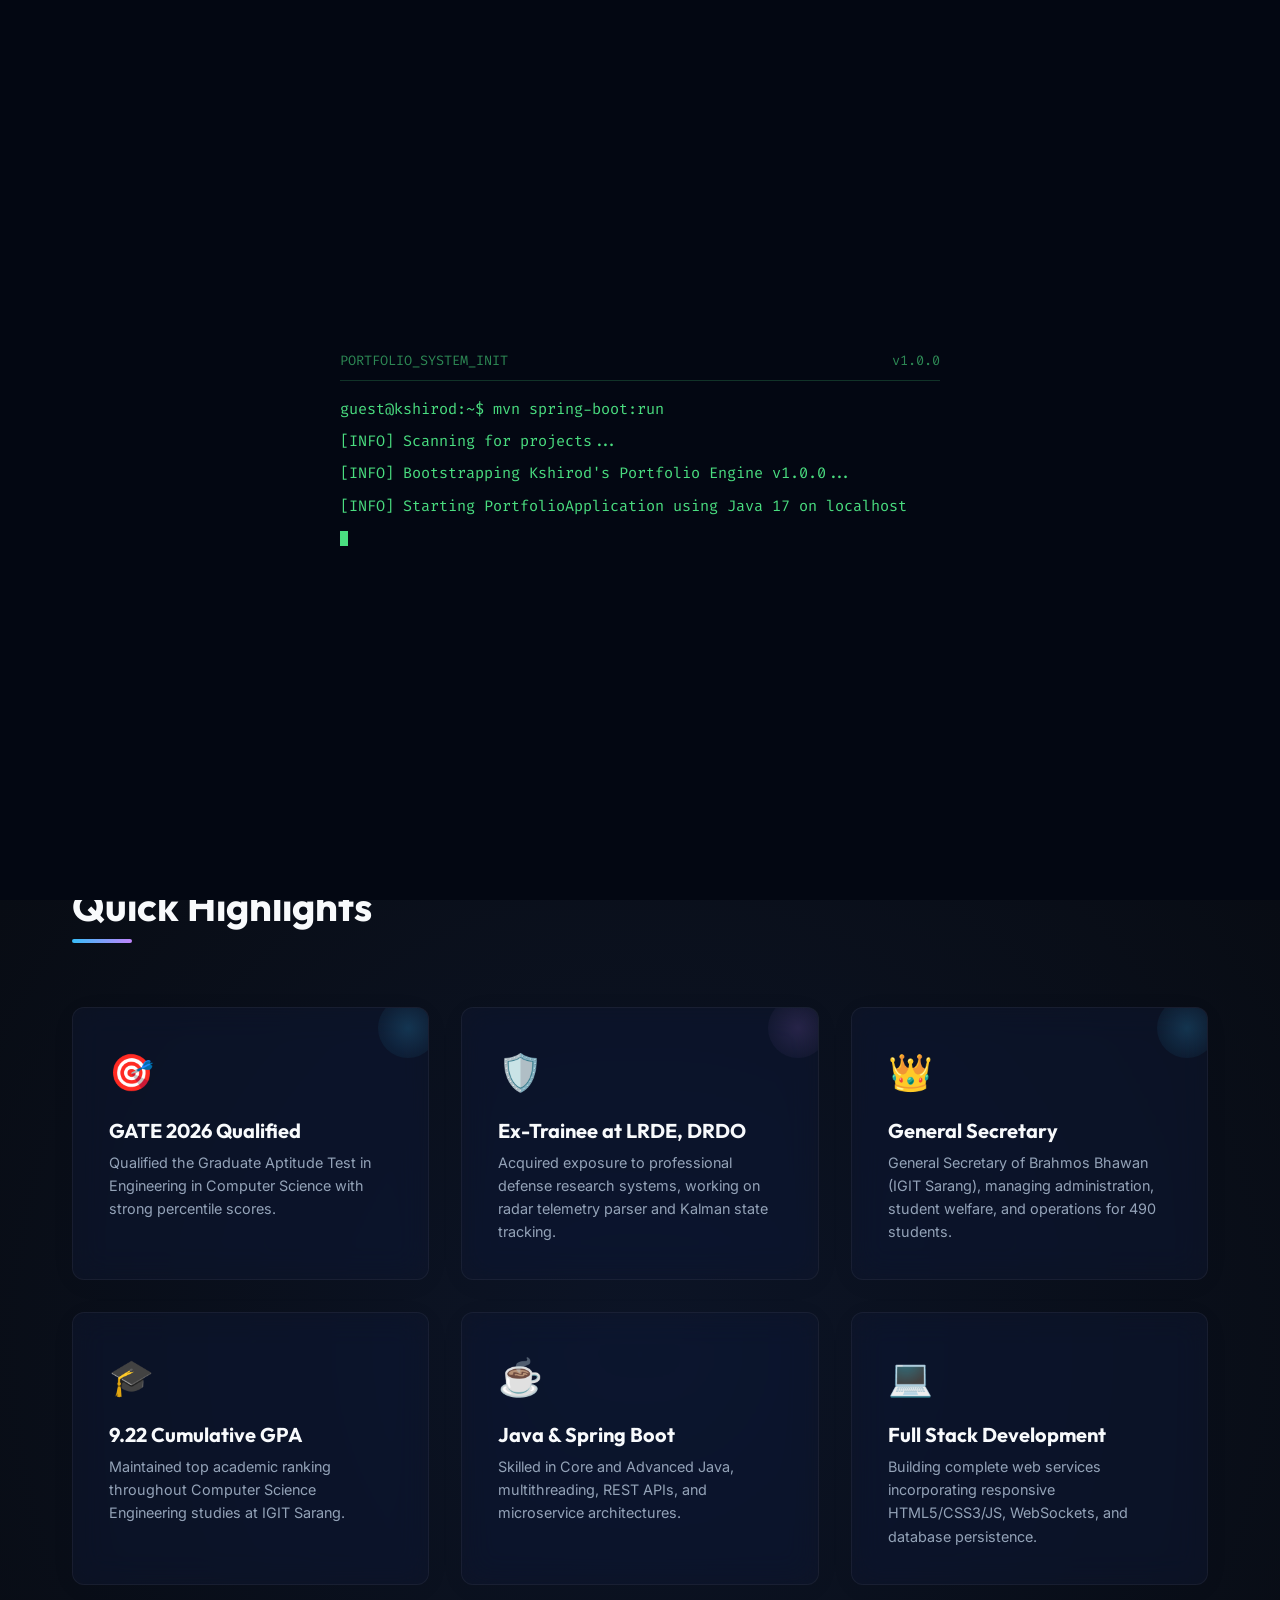
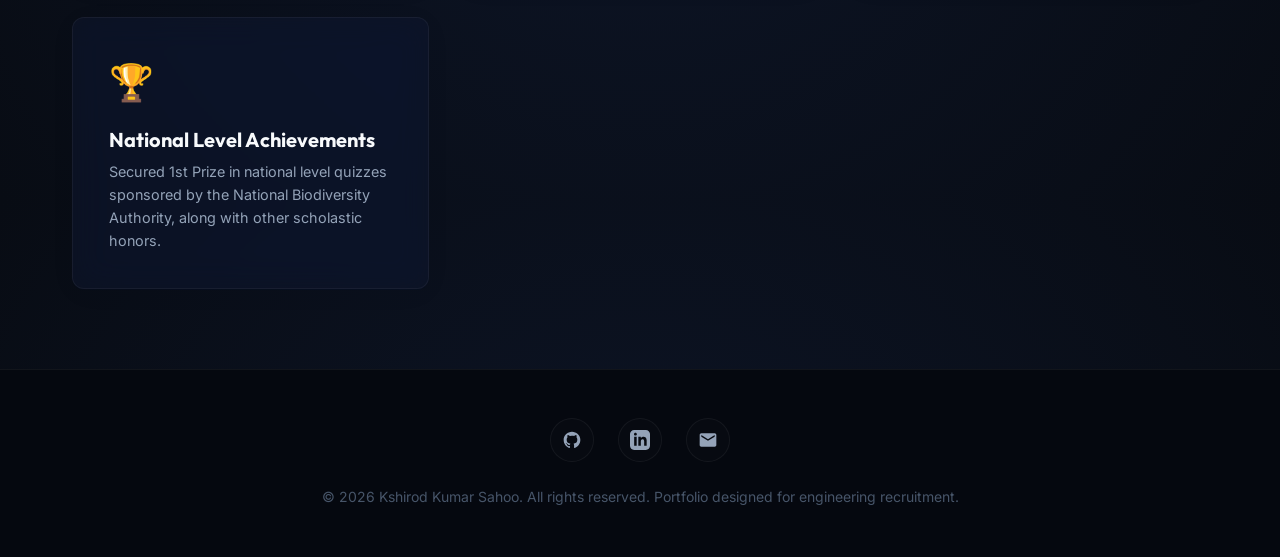
<file: index.html>
<!DOCTYPE html>
<html lang="en">
<head>
    <link rel="icon" type="image/svg+xml" href="assets/icons/favicon.svg">
    <meta charset="UTF-8">
    <meta name="viewport" content="width=device-width, initial-scale=1.0">
    <meta name="description" content="Kshirod Kumar Sahoo - Personal Portfolio. Software Engineer, Java Full Stack Developer, Spring Boot Developer, and Ex-Trainee at LRDE, DRDO.">
    <meta name="keywords" content="Kshirod Kumar Sahoo, Software Engineer, Java Full Stack, Spring Boot Developer, Portfolio, Backend Developer, Java Developer, DRDO LRDE, CSE Indira Gandhi Institute of Technology">
    
    <!-- Open Graph Metadata -->
    <meta property="og:title" content="Kshirod Kumar Sahoo | Software Engineer & Java Full Stack Developer">
    <meta property="og:description" content="Explore the portfolio of Kshirod Kumar Sahoo, Java Backend & Full Stack Specialist. GATE 2026 Qualified & Ex-Trainee at DRDO.">
    <meta property="og:type" content="website">
    
    <title>Kshirod Kumar Sahoo | Software Engineer & Java Full Stack Developer</title>
    
    <!-- CSS Links -->
    <link rel="stylesheet" href="css/style.css">
    <link rel="stylesheet" href="css/responsive.css">
    <link rel="stylesheet" href="css/animations.css">
</head>
<body>

    <!-- Scroll Progress Indicator -->
    <div id="scroll-progress" aria-hidden="true"></div>

    <!-- Background Interactivity Canvas -->
    <canvas id="bg-canvas"></canvas>

    <!-- Professional Loading screen -->
    <div id="loader" aria-live="polite">
        <div class="loader-content">
            <div class="terminal-header">
                <span>PORTFOLIO_SYSTEM_INIT</span>
                <span>v1.0.0</span>
            </div>
            <div class="terminal-body">
                <span class="terminal-cursor"></span>
            </div>
        </div>
    </div>

    <!-- Navigation Header -->
    <header class="site-header">
        <nav class="nav-container" aria-label="Main Navigation">
            <div class="logo">
                <a href="index.html" aria-label="Kshirod Kumar Sahoo Home">
                    <span>KSHIROD</span>
                    <span class="logo-tag">&lt;DEV&gt;</span>
                </a>
            </div>

            <!-- Accessibility-oriented Nav Elements -->
            <ul class="nav-links">
                <li><a href="index.html" class="active">Home</a></li>
                <li><a href="about.html">About Me</a></li>
                <li><a href="skills.html">Skills</a></li>
                <li><a href="experience.html">Experience</a></li>
                <li><a href="projects.html">Projects</a></li>
                <li><a href="education.html">Education</a></li>
                <li><a href="contact.html">Contact</a></li>
            </ul>

            <div class="nav-actions">
                <!-- Theme switcher -->
                <button id="theme-toggle" class="theme-toggle" aria-label="Toggle light and dark mode">
                    <svg class="moon-icon" viewBox="0 0 24 24" fill="none" stroke="currentColor">
                        <path d="M21 12.79A9 9 0 1 1 11.21 3 7 7 0 0 0 21 12.79z"></path>
                    </svg>
                    <svg class="sun-icon" viewBox="0 0 24 24" fill="none" stroke="currentColor">
                        <circle cx="12" cy="12" r="5"></circle>
                        <line x1="12" y1="1" x2="12" y2="3"></line>
                        <line x1="12" y1="21" x2="12" y2="23"></line>
                        <line x1="4.22" y1="4.22" x2="5.64" y2="5.64"></line>
                        <line x1="18.36" y1="18.36" x2="19.78" y2="19.78"></line>
                        <line x1="1" y1="12" x2="3" y2="12"></line>
                        <line x1="21" y1="12" x2="23" y2="12"></line>
                        <line x1="4.22" y1="19.78" x2="5.64" y2="18.36"></line>
                        <line x1="18.36" y1="5.64" x2="19.78" y2="4.22"></line>
                    </svg>
                </button>

                <!-- Mobile menu burger -->
                <button class="mobile-nav-toggle" aria-expanded="false" aria-label="Toggle navigation menu">
                    <span></span>
                    <span></span>
                    <span></span>
                </button>
            </div>
        </nav>
    </header>

    <!-- Main Content Area -->
    <main class="main-content">
        <!-- Hero Section -->
        <section class="section-container hero-section animate-slide-up" style="display: flex; min-height: calc(100vh - 180px); align-items: center; justify-content: center; padding-top: 2rem;">
            <div style="width: 100%;">
                <div style="display: grid; grid-template-columns: 1.2fr 0.8fr; gap: 2rem; align-items: center;">
                    <div>
                        <span class="logo-tag" style="font-size: 1.1rem; letter-spacing: 2px; text-transform: uppercase;">Hello, I am</span>
                        <h1 style="font-size: clamp(2.5rem, 6vw, 4rem); font-weight: 800; margin: 0.5rem 0; line-height: 1.1; background: linear-gradient(90deg, var(--text-primary), var(--primary-color)); -webkit-background-clip: text; -webkit-text-fill-color: transparent;">
                            KSHIROD KUMAR SAHOO
                        </h1>
                        <h2 style="font-size: clamp(1.3rem, 3vw, 1.8rem); font-weight: 600; color: var(--text-secondary); margin-bottom: 1.5rem; display: flex; align-items: center; gap: 0.5rem;">
                            An aspiring <span id="role-rotator" data-roles='["Java Full Stack Developer", "Software Engineer", "Backend Developer", "Spring Boot Developer", "Problem Solver"]' style="color: var(--primary-color);">Java Full Stack Developer</span><span class="typing-cursor"></span>
                        </h2>
                        <p style="font-size: clamp(1rem, 2vw, 1.1rem); color: var(--text-secondary); max-width: 600px; margin-bottom: 2.5rem; line-height: 1.7;">
                            I am a Computer Science Engineering student and aspiring Software Engineer passionate about building scalable backend systems, full-stack applications, and intelligent software solutions.
                        </p>
                        
                        <div class="btn-container">
                            <a href="projects.html" class="btn btn-primary" aria-label="View Projects">
                                View My Projects
                                <svg width="18" height="18" viewBox="0 0 24 24" fill="none" stroke="currentColor" stroke-width="2" stroke-linecap="round" stroke-linejoin="round"><line x1="5" y1="12" x2="19" y2="12"></line><polyline points="12 5 19 12 12 19"></polyline></svg>
                            </a>
                            <a href="assets/kshirod_resume.pdf" class="btn btn-secondary" target="_blank" download aria-label="Download Resume">Download Resume</a>
                            <a href="contact.html" class="btn btn-secondary" aria-label="Contact Me">Contact Me</a>
                        </div>
                    </div>

                    <!-- Side graphic area -->
                    <div style="display: flex; flex-direction: column; align-items: center; justify-content: center; position: relative; gap: 1.5rem;">
                        <!-- Profile Photo Card -->
                        <div style="width: 100%; max-width: 380px; display: flex; justify-content: center;">
                            <img src="assets/images/kshirod_photo.jpg" alt="Kshirod Kumar Sahoo" style="width: 160px; height: 160px; border-radius: 50%; object-fit: cover; border: 3px solid var(--primary-color); box-shadow: 0 0 20px var(--primary-glow); transition: transform var(--transition-normal);" onmouseover="this.style.transform='scale(1.05)'" onmouseout="this.style.transform='scale(1.0)'">
                        </div>
                        
                        <!-- Glassmorphic Tech Box -->
                        <div class="glass-card glow-pulse" style="width: 100%; max-width: 380px; padding: 2rem; font-family: 'Fira Code', monospace; font-size: 0.85rem; border-color: rgba(56,189,248,0.15);">
                            <div style="display: flex; gap: 0.5rem; margin-bottom: 1.5rem;">
                                <span style="display: inline-block; width: 10px; height: 10px; border-radius: 50%; background-color: var(--accent-red);"></span>
                                <span style="display: inline-block; width: 10px; height: 10px; border-radius: 50%; background-color: #f59e0b;"></span>
                                <span style="display: inline-block; width: 10px; height: 10px; border-radius: 50%; background-color: var(--accent-green);"></span>
                            </div>
                            <span style="color: #60a5fa;">public class</span> <span style="color: var(--accent-color);">DeveloperProfile</span> {<br>
                            &nbsp;&nbsp;<span style="color: #60a5fa;">private String</span> name = <span style="color: var(--accent-green);">"Kshirod"</span>;<br>
                            &nbsp;&nbsp;<span style="color: #60a5fa;">private String[]</span> stack = {<span style="color: var(--accent-green);">"Java"</span>, <span style="color: var(--accent-green);">"Spring Boot"</span>, <span style="color: var(--accent-green);">"SQL"</span>};<br>
                            &nbsp;&nbsp;<span style="color: #60a5fa;">private boolean</span> gateQualified = <span style="color: #f59e0b;">true</span>;<br>
                            &nbsp;&nbsp;<span style="color: #60a5fa;">private double</span> cgpa = <span style="color: #f59e0b;">9.22</span>;<br>
                            <br>
                            &nbsp;&nbsp;<span style="color: #60a5fa;">public void</span> code() {<br>
                            &nbsp;&nbsp;&nbsp;&nbsp;System.out.println(<span style="color: var(--accent-green);">"Building scalable solutions..."</span>);<br>
                            &nbsp;&nbsp;}<br>
                            }
                        </div>
                    </div>
                </div>
            </div>
        </section>

        <!-- Quick Highlights Section -->
        <section class="section-container fade-in-section" style="border-top: 1px solid var(--card-border);">
            <h2 class="section-title">Quick Highlights</h2>
            <div class="grid-container">
                <!-- GATE 2026 Card -->
                <div class="glass-card" style="position: relative; overflow: hidden;">
                    <div style="position: absolute; top: -10px; right: -10px; width: 60px; height: 60px; background: radial-gradient(var(--primary-glow), transparent); border-radius: 50%;"></div>
                    <div style="font-size: 2.25rem; margin-bottom: 1rem;">🎯</div>
                    <h3 style="font-size: 1.25rem; margin-bottom: 0.5rem;">GATE 2026 Qualified</h3>
                    <p style="color: var(--text-secondary); font-size: 0.9rem;">Qualified the Graduate Aptitude Test in Engineering in Computer Science with strong percentile scores.</p>
                </div>
                <!-- DRDO Card -->
                <div class="glass-card" style="position: relative; overflow: hidden;">
                    <div style="position: absolute; top: -10px; right: -10px; width: 60px; height: 60px; background: radial-gradient(var(--accent-glow), transparent); border-radius: 50%;"></div>
                    <div style="font-size: 2.25rem; margin-bottom: 1rem;">🛡️</div>
                    <h3 style="font-size: 1.25rem; margin-bottom: 0.5rem;">Ex-Trainee at LRDE, DRDO</h3>
                    <p style="color: var(--text-secondary); font-size: 0.9rem;">Acquired exposure to professional defense research systems, working on radar telemetry parser and Kalman state tracking.</p>
                </div>
                <!-- General Secretary Leadership Card -->
                <div class="glass-card" style="position: relative; overflow: hidden;">
                    <div style="position: absolute; top: -10px; right: -10px; width: 60px; height: 60px; background: radial-gradient(var(--primary-glow), transparent); border-radius: 50%;"></div>
                    <div style="font-size: 2.25rem; margin-bottom: 1rem;">👑</div>
                    <h3 style="font-size: 1.25rem; margin-bottom: 0.5rem;">General Secretary</h3>
                    <p style="color: var(--text-secondary); font-size: 0.9rem;">General Secretary of Brahmos Bhawan (IGIT Sarang), managing administration, student welfare, and operations for 490 students.</p>
                </div>
                <!-- CGPA Card -->
                <div class="glass-card" style="position: relative; overflow: hidden;">
                    <div style="font-size: 2.25rem; margin-bottom: 1rem;">🎓</div>
                    <h3 style="font-size: 1.25rem; margin-bottom: 0.5rem;">9.22 Cumulative GPA</h3>
                    <p style="color: var(--text-secondary); font-size: 0.9rem;">Maintained top academic ranking throughout Computer Science Engineering studies at IGIT Sarang.</p>
                </div>
                <!-- Java Card -->
                <div class="glass-card" style="position: relative; overflow: hidden;">
                    <div style="font-size: 2.25rem; margin-bottom: 1rem;">☕</div>
                    <h3 style="font-size: 1.25rem; margin-bottom: 0.5rem;">Java & Spring Boot</h3>
                    <p style="color: var(--text-secondary); font-size: 0.9rem;">Skilled in Core and Advanced Java, multithreading, REST APIs, and microservice architectures.</p>
                </div>
                <!-- Full Stack Card -->
                <div class="glass-card" style="position: relative; overflow: hidden;">
                    <div style="font-size: 2.25rem; margin-bottom: 1rem;">💻</div>
                    <h3 style="font-size: 1.25rem; margin-bottom: 0.5rem;">Full Stack Development</h3>
                    <p style="color: var(--text-secondary); font-size: 0.9rem;">Building complete web services incorporating responsive HTML5/CSS3/JS, WebSockets, and database persistence.</p>
                </div>
                <!-- Quiz card -->
                <div class="glass-card" style="position: relative; overflow: hidden;">
                    <div style="font-size: 2.25rem; margin-bottom: 1rem;">🏆</div>
                    <h3 style="font-size: 1.25rem; margin-bottom: 0.5rem;">National Level Achievements</h3>
                    <p style="color: var(--text-secondary); font-size: 0.9rem;">Secured 1st Prize in national level quizzes sponsored by the National Biodiversity Authority, along with other scholastic honors.</p>
                </div>
            </div>
        </section>
    </main>

    <!-- Footer -->
    <footer class="site-footer">
        <div class="footer-container">
            <div class="footer-socials">
                <a href="https://github.com/devkkx" target="_blank" rel="noopener noreferrer" aria-label="GitHub Profile">
                    <svg viewBox="0 0 24 24"><path d="M12 2C6.477 2 2 6.477 2 12c0 4.42 2.865 8.166 6.839 9.489.5.092.682-.217.682-.482 0-.237-.008-.866-.013-1.7-2.782.603-3.369-1.34-3.369-1.34-.454-1.156-1.11-1.462-1.11-1.462-.908-.62.069-.608.069-.608 1.003.07 1.531 1.03 1.531 1.03.892 1.529 2.341 1.087 2.91.831.092-.646.35-1.086.636-1.336-2.22-.253-4.555-1.11-4.555-4.943 0-1.091.39-1.984 1.029-2.683-.103-.253-.446-1.27.098-2.647 0 0 .84-.269 2.75 1.025A9.564 9.564 0 0112 6.844c.85.004 1.705.115 2.504.337 1.909-1.294 2.747-1.025 2.747-1.025.546 1.377.203 2.394.1 2.647.64.699 1.028 1.592 1.028 2.683 0 3.842-2.339 4.687-4.566 4.935.359.309.678.919.678 1.852 0 1.336-.012 2.415-.012 2.743 0 .267.18.579.688.481C19.138 20.161 22 16.416 22 12c0-5.523-4.477-10-10-10z"/></svg>
                </a>
                <a href="https://www.linkedin.com/in/kshirod-kumar-sahoo-2a0530296/" target="_blank" rel="noopener noreferrer" aria-label="LinkedIn Profile">
                    <svg viewBox="0 0 24 24"><path d="M19 0h-14c-2.761 0-5 2.239-5 5v14c0 2.761 2.239 5 5 5h14c2.762 0 5-2.239 5-5v-14c0-2.761-2.238-5-5-5zm-11 19h-3v-11h3v11zm-1.5-12.268c-.966 0-1.75-.779-1.75-1.75s.784-1.75 1.75-1.75 1.75.779 1.75 1.75-.784 1.75-1.75 1.75zm13.5 12.268h-3v-5.604c0-3.368-4-3.113-4 0v5.604h-3v-11h3v1.765c1.396-2.586 7-2.777 7 2.476v6.759z"/></svg>
                </a>
                <a href="mailto:kshirodsahoo2003@gmail.com" aria-label="Send Email">
                    <svg viewBox="0 0 24 24"><path d="M20 4H4c-1.1 0-1.99.9-1.99 2L2 18c0 1.1.9 2 2 2h16c1.1 0 2-.9 2-2V6c0-1.1-.9-2-2-2zm0 4l-8 5-8-5V6l8 5 8-5v2z"/></svg>
                </a>
            </div>
            <p class="footer-text">&copy; 2026 Kshirod Kumar Sahoo. All rights reserved. Portfolio designed for engineering recruitment.</p>
        </div>
    </footer>

    <!-- JS Scripts -->
    <script src="js/main.js"></script>
    <script src="js/animations.js"></script>
</body>
</html>
</file>
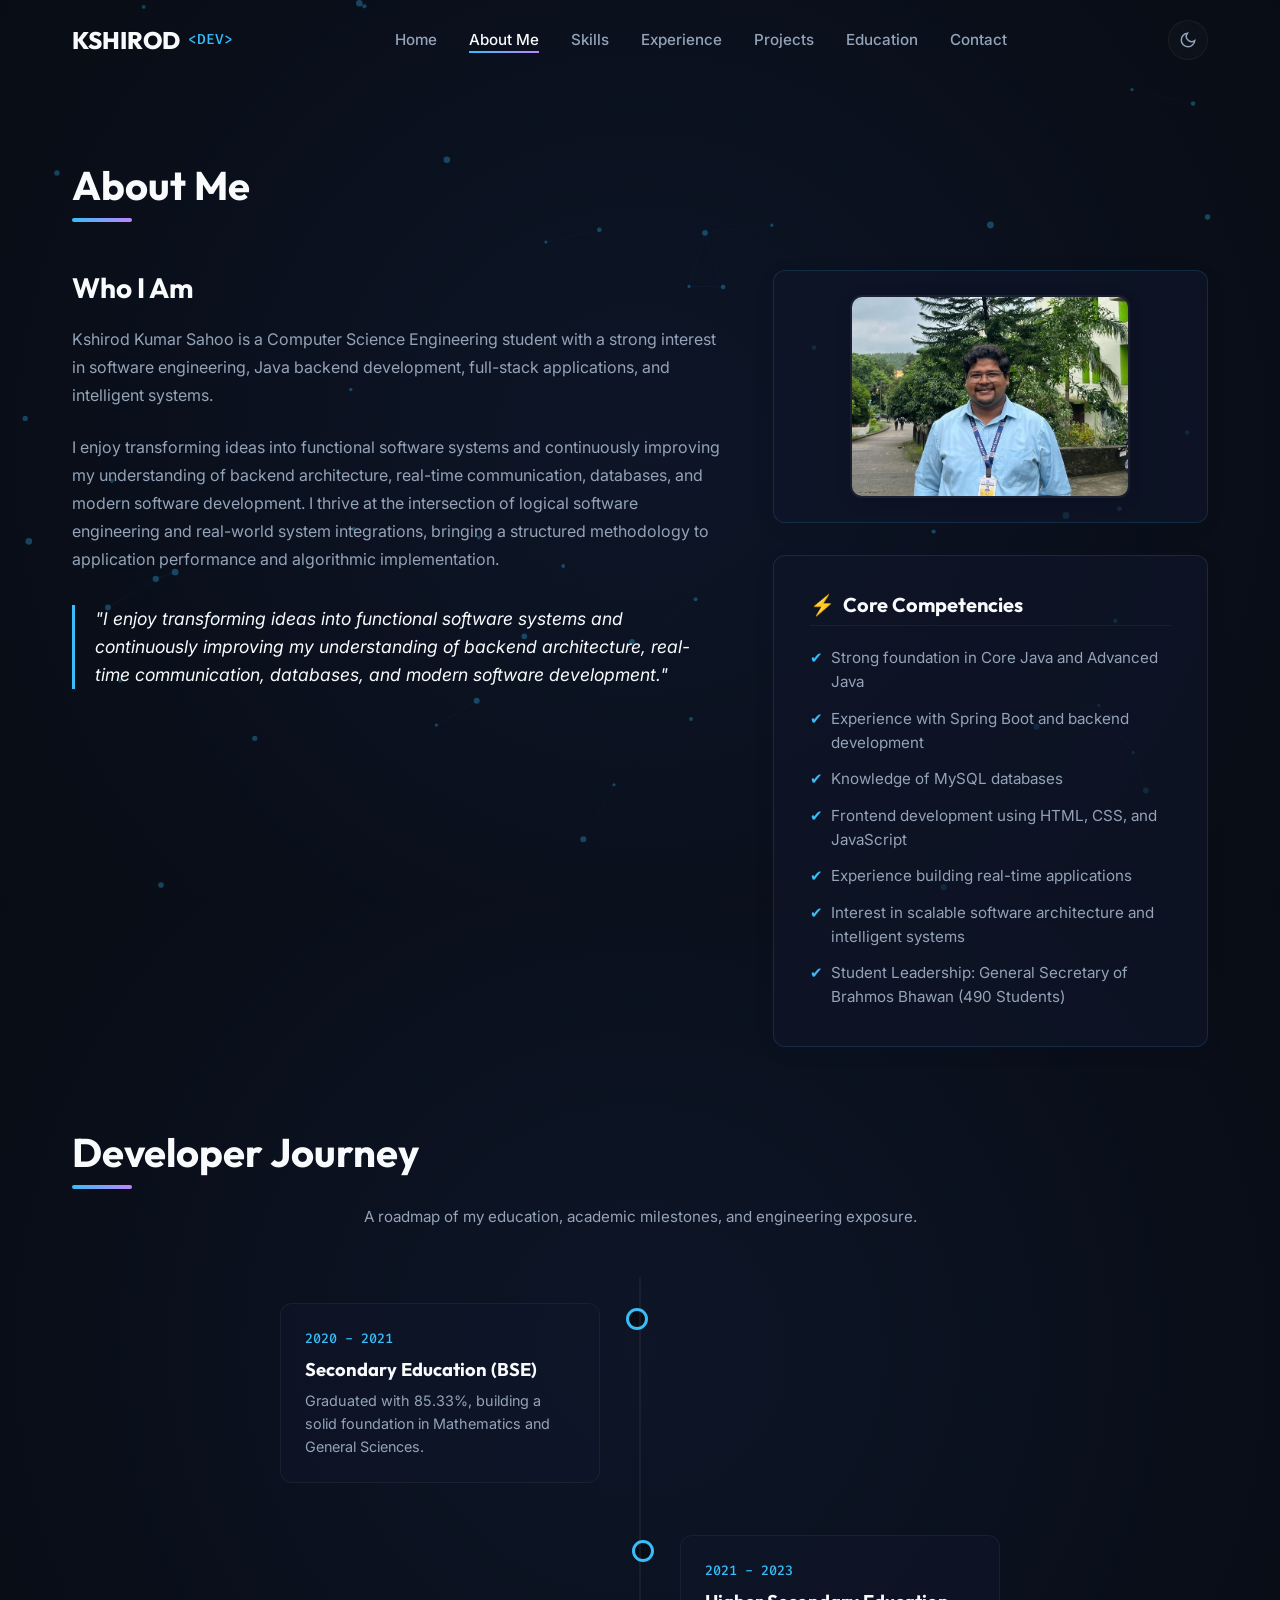
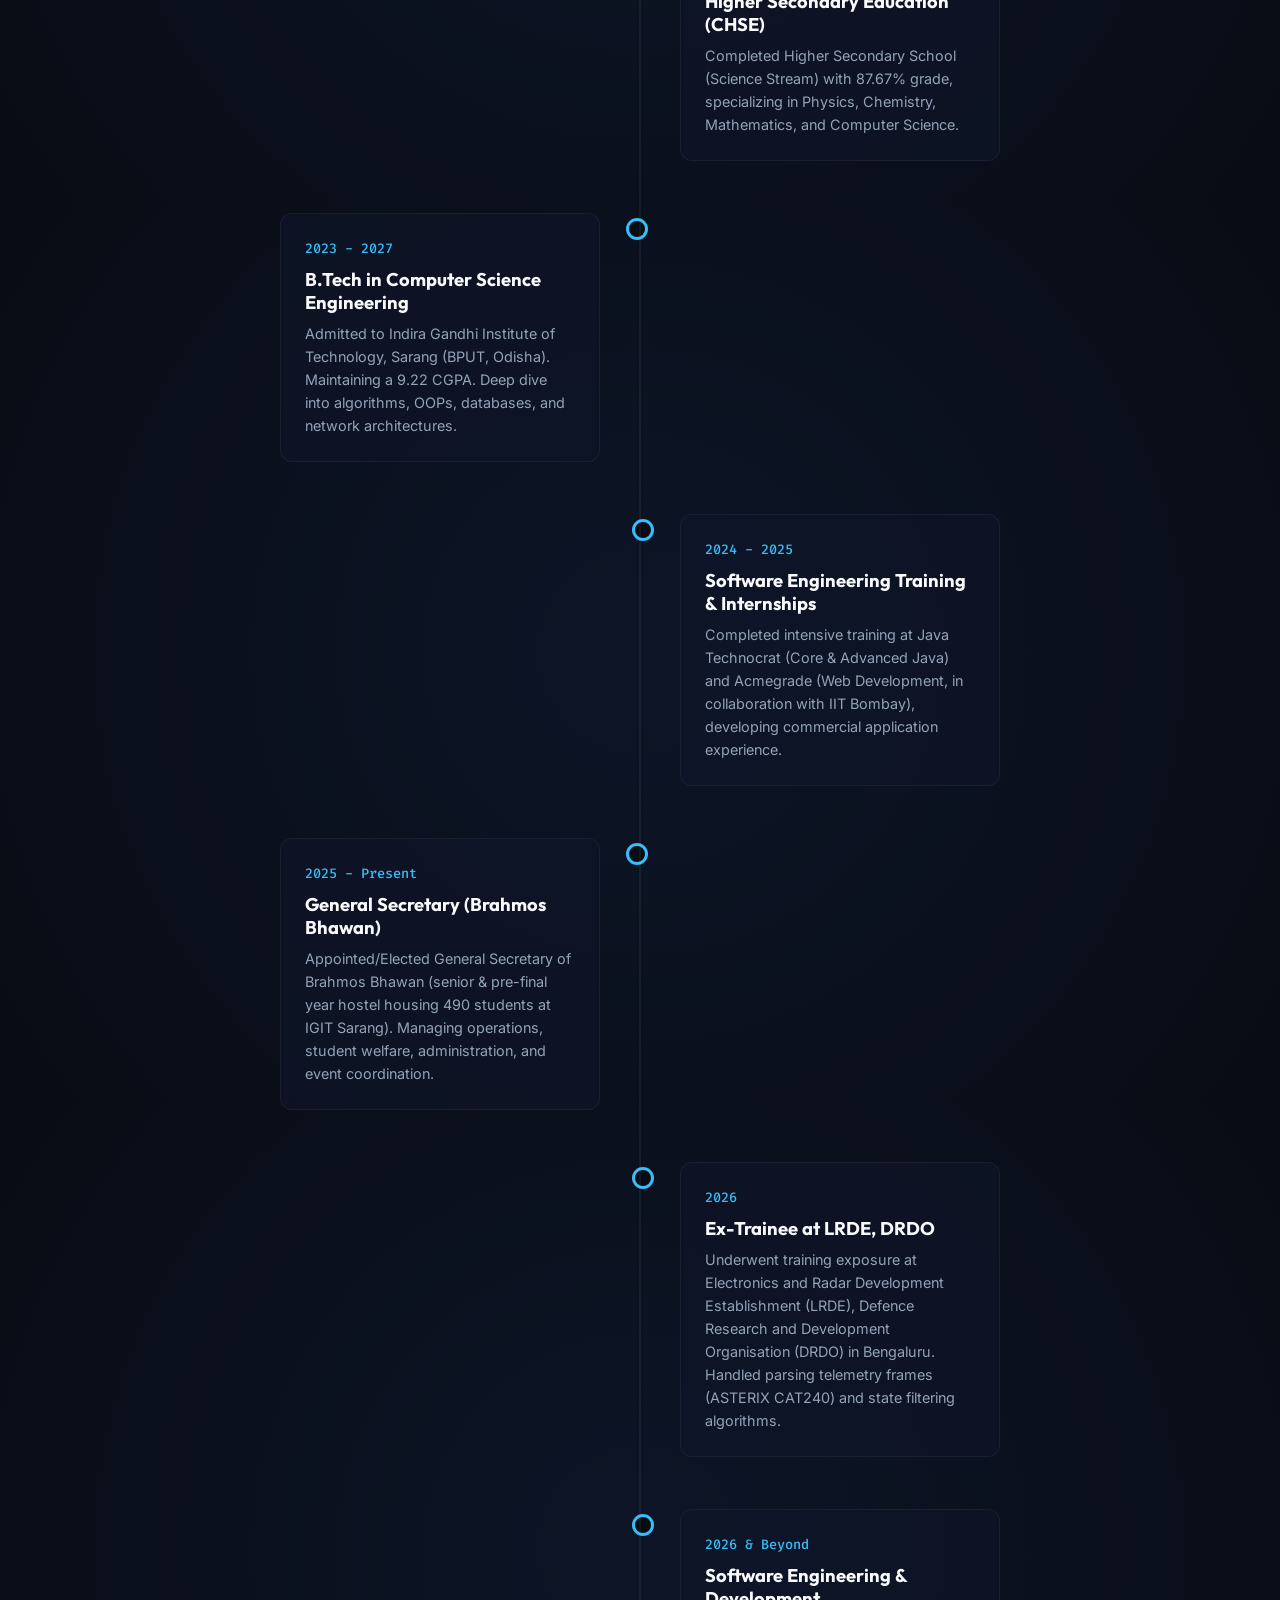
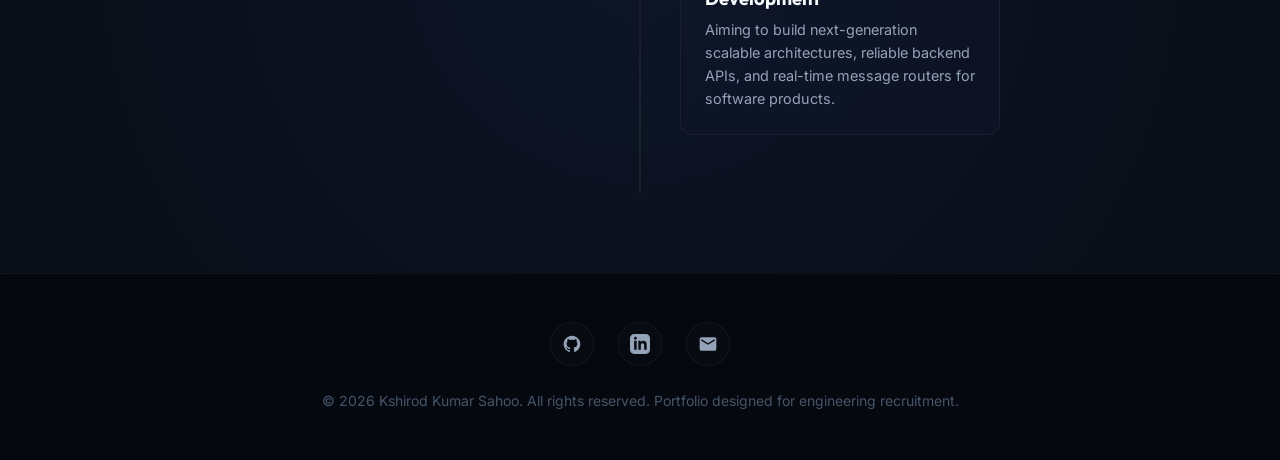
<file: about.html>
<!DOCTYPE html>
<html lang="en">
<head>
    <link rel="icon" type="image/svg+xml" href="assets/icons/favicon.svg">
    <meta charset="UTF-8">
    <meta name="viewport" content="width=device-width, initial-scale=1.0">
    <meta name="description" content="About Kshirod Kumar Sahoo. Computer Science Engineering student and aspiring Software Engineer, specializing in Java backend development, Spring Boot, and database systems.">
    <title>About Me | Kshirod Kumar Sahoo</title>
    <link rel="stylesheet" href="css/style.css">
    <link rel="stylesheet" href="css/responsive.css">
    <link rel="stylesheet" href="css/animations.css">
    
    <style>
        /* Custom timeline styles for Journey Timeline */
        .timeline {
            position: relative;
            max-width: 800px;
            margin: 3rem auto 0 auto;
            padding: 1rem 0;
        }

        .timeline::after {
            content: '';
            position: absolute;
            width: 2px;
            background-color: var(--card-border);
            top: 0;
            bottom: 0;
            left: 50%;
            margin-left: -1px;
        }

        .timeline-item {
            padding: 10px 40px;
            position: relative;
            background-color: transparent;
            width: 50%;
            margin-bottom: 2rem;
        }

        /* Marker dot on the line */
        .timeline-item::after {
            content: '';
            position: absolute;
            width: 16px;
            height: 16px;
            right: -8px;
            background-color: var(--bg-color);
            border: 3px solid var(--primary-color);
            top: 15px;
            border-radius: 50%;
            z-index: 1;
            transition: transform var(--transition-fast), background-color var(--transition-fast);
        }

        .timeline-item:hover::after {
            transform: scale(1.3);
            background-color: var(--primary-color);
        }

        /* Alternate left/right alignment */
        .timeline-item.left {
            left: 0;
        }

        .timeline-item.right {
            left: 50%;
        }

        .timeline-item.right::after {
            left: -8px;
        }

        .timeline-content {
            padding: 1.5rem;
            background-color: var(--card-bg);
            border: 1px solid var(--card-border);
            border-radius: var(--border-radius);
            position: relative;
            backdrop-filter: blur(8px);
        }

        .timeline-date {
            font-family: 'Fira Code', monospace;
            font-size: 0.85rem;
            color: var(--primary-color);
            font-weight: 500;
            margin-bottom: 0.5rem;
            display: block;
        }

        .timeline-title {
            font-size: 1.15rem;
            margin-bottom: 0.5rem;
        }

        .timeline-desc {
            font-size: 0.9rem;
            color: var(--text-secondary);
        }

        @media (max-width: 768px) {
            .timeline::after {
                left: 31px;
            }
            
            .timeline-item {
                width: 100%;
                padding-left: 70px;
                padding-right: 25px;
            }
            
            .timeline-item.right {
                left: 0%;
            }
            
            .timeline-item::after {
                left: 22px;
                right: auto;
            }
            
            .timeline-item.right::after {
                left: 22px;
            }
        }
    </style>
</head>
<body>

    <!-- Scroll Progress Indicator -->
    <div id="scroll-progress" aria-hidden="true"></div>

    <!-- Background Canvas -->
    <canvas id="bg-canvas"></canvas>

    <!-- Navigation Header -->
    <header class="site-header">
        <nav class="nav-container" aria-label="Main Navigation">
            <div class="logo">
                <a href="index.html" aria-label="Kshirod Kumar Sahoo Home">
                    <span>KSHIROD</span>
                    <span class="logo-tag">&lt;DEV&gt;</span>
                </a>
            </div>
            <ul class="nav-links">
                <li><a href="index.html">Home</a></li>
                <li><a href="about.html" class="active">About Me</a></li>
                <li><a href="skills.html">Skills</a></li>
                <li><a href="experience.html">Experience</a></li>
                <li><a href="projects.html">Projects</a></li>
                <li><a href="education.html">Education</a></li>
                <li><a href="contact.html">Contact</a></li>
            </ul>
            <div class="nav-actions">
                <button id="theme-toggle" class="theme-toggle" aria-label="Toggle light and dark mode">
                    <svg class="moon-icon" viewBox="0 0 24 24" fill="none" stroke="currentColor">
                        <path d="M21 12.79A9 9 0 1 1 11.21 3 7 7 0 0 0 21 12.79z"></path>
                    </svg>
                    <svg class="sun-icon" viewBox="0 0 24 24" fill="none" stroke="currentColor">
                        <circle cx="12" cy="12" r="5"></circle>
                        <line x1="12" y1="1" x2="12" y2="3"></line>
                        <line x1="12" y1="21" x2="12" y2="23"></line>
                        <line x1="4.22" y1="4.22" x2="5.64" y2="5.64"></line>
                        <line x1="18.36" y1="18.36" x2="19.78" y2="19.78"></line>
                        <line x1="1" y1="12" x2="3" y2="12"></line>
                        <line x1="21" y1="12" x2="23" y2="12"></line>
                        <line x1="4.22" y1="19.78" x2="5.64" y2="18.36"></line>
                        <line x1="18.36" y1="5.64" x2="19.78" y2="4.22"></line>
                    </svg>
                </button>
                <button class="mobile-nav-toggle" aria-expanded="false" aria-label="Toggle navigation menu">
                    <span></span>
                    <span></span>
                    <span></span>
                </button>
            </div>
        </nav>
    </header>

    <!-- Main Content Area -->
    <main class="main-content">
        <section class="section-container animate-slide-up">
            <h1 class="section-title">About Me</h1>
            
            <div style="display: grid; grid-template-columns: 1.2fr 0.8fr; gap: 3rem; margin-bottom: 4rem; align-items: start;">
                <div>
                    <h2 style="font-size: 1.75rem; margin-bottom: 1.25rem;">Who I Am</h2>
                    <p style="color: var(--text-secondary); margin-bottom: 1.5rem; line-height: 1.75;">
                        Kshirod Kumar Sahoo is a Computer Science Engineering student with a strong interest in software engineering, Java backend development, full-stack applications, and intelligent systems.
                    </p>
                    <p style="color: var(--text-secondary); margin-bottom: 1.5rem; line-height: 1.75;">
                        I enjoy transforming ideas into functional software systems and continuously improving my understanding of backend architecture, real-time communication, databases, and modern software development. I thrive at the intersection of logical software engineering and real-world system integrations, bringing a structured methodology to application performance and algorithmic implementation.
                    </p>
                    
                    <blockquote style="border-left: 3px solid var(--primary-color); padding-left: 1.25rem; font-style: italic; color: var(--text-primary); margin: 2rem 0; font-size: 1.1rem; line-height: 1.6;">
                        "I enjoy transforming ideas into functional software systems and continuously improving my understanding of backend architecture, real-time communication, databases, and modern software development."
                    </blockquote>
                </div>

                <!-- Right Column: Photo & Focuses -->
                <div style="display: flex; flex-direction: column; gap: 2rem; width: 100%;">
                    <!-- Profile Photo Card -->
                    <div class="glass-card" style="display: flex; justify-content: center; align-items: center; padding: 1.5rem; border-color: rgba(56,189,248,0.15);">
                        <img src="assets/images/kshirod_photo.jpg" alt="Kshirod Kumar Sahoo" style="width: 100%; max-width: 280px; height: auto; border-radius: var(--border-radius); border: 2px solid var(--card-border); box-shadow: 0 4px 15px rgba(0, 0, 0, 0.15);">
                    </div>

                    <!-- Professional Core Focuses Card -->
                    <div class="glass-card" style="border-color: rgba(56,189,248,0.15); width: 100%;">
                        <h3 style="font-size: 1.25rem; margin-bottom: 1.25rem; border-bottom: 1px solid var(--card-border); padding-bottom: 0.5rem; display: flex; align-items: center; gap: 0.5rem;">
                            <span>⚡</span> Core Competencies
                        </h3>
                        <ul style="list-style: none; display: flex; flex-direction: column; gap: 0.75rem;">
                            <li style="display: flex; align-items: flex-start; gap: 0.5rem; font-size: 0.95rem; color: var(--text-secondary);">
                                <span style="color: var(--primary-color);">✔</span> Strong foundation in Core Java and Advanced Java
                            </li>
                            <li style="display: flex; align-items: flex-start; gap: 0.5rem; font-size: 0.95rem; color: var(--text-secondary);">
                                <span style="color: var(--primary-color);">✔</span> Experience with Spring Boot and backend development
                            </li>
                            <li style="display: flex; align-items: flex-start; gap: 0.5rem; font-size: 0.95rem; color: var(--text-secondary);">
                                <span style="color: var(--primary-color);">✔</span> Knowledge of MySQL databases
                            </li>
                            <li style="display: flex; align-items: flex-start; gap: 0.5rem; font-size: 0.95rem; color: var(--text-secondary);">
                                <span style="color: var(--primary-color);">✔</span> Frontend development using HTML, CSS, and JavaScript
                            </li>
                            <li style="display: flex; align-items: flex-start; gap: 0.5rem; font-size: 0.95rem; color: var(--text-secondary);">
                                <span style="color: var(--primary-color);">✔</span> Experience building real-time applications
                            </li>
                            <li style="display: flex; align-items: flex-start; gap: 0.5rem; font-size: 0.95rem; color: var(--text-secondary);">
                                <span style="color: var(--primary-color);">✔</span> Interest in scalable software architecture and intelligent systems
                            </li>
                            <li style="display: flex; align-items: flex-start; gap: 0.5rem; font-size: 0.95rem; color: var(--text-secondary);">
                                <span style="color: var(--primary-color);">✔</span> Student Leadership: General Secretary of Brahmos Bhawan (490 Students)
                            </li>
                        </ul>
                    </div>
                </div>
            </div>

            <!-- Developer Journey Timeline -->
            <div class="fade-in-section" style="margin-top: 5rem;">
                <h2 class="section-title" style="margin-bottom: 1rem;">Developer Journey</h2>
                <p style="color: var(--text-secondary); text-align: center; max-width: 600px; margin: 0 auto 3rem auto; font-size: 0.95rem;">
                    A roadmap of my education, academic milestones, and engineering exposure.
                </p>

                <div class="timeline">
                    <!-- School (BSE) -->
                    <div class="timeline-item left fade-in-section">
                        <div class="timeline-content">
                            <span class="timeline-date">2020 - 2021</span>
                            <h3 class="timeline-title">Secondary Education (BSE)</h3>
                            <p class="timeline-desc">Graduated with 85.33%, building a solid foundation in Mathematics and General Sciences.</p>
                        </div>
                    </div>

                    <!-- Higher Secondary (CHSE) -->
                    <div class="timeline-item right fade-in-section">
                        <div class="timeline-content">
                            <span class="timeline-date">2021 - 2023</span>
                            <h3 class="timeline-title">Higher Secondary Education (CHSE)</h3>
                            <p class="timeline-desc">Completed Higher Secondary School (Science Stream) with 87.67% grade, specializing in Physics, Chemistry, Mathematics, and Computer Science.</p>
                        </div>
                    </div>

                    <!-- B.Tech CSE -->
                    <div class="timeline-item left fade-in-section">
                        <div class="timeline-content">
                            <span class="timeline-date">2023 - 2027</span>
                            <h3 class="timeline-title">B.Tech in Computer Science Engineering</h3>
                            <p class="timeline-desc">Admitted to Indira Gandhi Institute of Technology, Sarang (BPUT, Odisha). Maintaining a 9.22 CGPA. Deep dive into algorithms, OOPs, databases, and network architectures.</p>
                        </div>
                    </div>

                    <!-- Technical Training & Internships -->
                    <div class="timeline-item right fade-in-section">
                        <div class="timeline-content">
                            <span class="timeline-date">2024 - 2025</span>
                            <h3 class="timeline-title">Software Engineering Training & Internships</h3>
                            <p class="timeline-desc">Completed intensive training at Java Technocrat (Core & Advanced Java) and Acmegrade (Web Development, in collaboration with IIT Bombay), developing commercial application experience.</p>
                        </div>
                    </div>

                    <!-- General Secretary Leadership -->
                    <div class="timeline-item left fade-in-section">
                        <div class="timeline-content">
                            <span class="timeline-date">2025 - Present</span>
                            <h3 class="timeline-title">General Secretary (Brahmos Bhawan)</h3>
                            <p class="timeline-desc">Appointed/Elected General Secretary of Brahmos Bhawan (senior &amp; pre-final year hostel housing 490 students at IGIT Sarang). Managing operations, student welfare, administration, and event coordination.</p>
                        </div>
                    </div>

                    <!-- LRDE DRDO Trainee -->
                    <div class="timeline-item right fade-in-section">
                        <div class="timeline-content">
                            <span class="timeline-date">2026</span>
                            <h3 class="timeline-title">Ex-Trainee at LRDE, DRDO</h3>
                            <p class="timeline-desc">Underwent training exposure at Electronics and Radar Development Establishment (LRDE), Defence Research and Development Organisation (DRDO) in Bengaluru. Handled parsing telemetry frames (ASTERIX CAT240) and state filtering algorithms.</p>
                        </div>
                    </div>

                    <!-- Software Engineering Career -->
                    <div class="timeline-item right fade-in-section">
                        <div class="timeline-content">
                            <span class="timeline-date">2026 & Beyond</span>
                            <h3 class="timeline-title">Software Engineering & Development</h3>
                            <p class="timeline-desc">Aiming to build next-generation scalable architectures, reliable backend APIs, and real-time message routers for software products.</p>
                        </div>
                    </div>
                </div>
            </div>
        </section>
    </main>

    <!-- Footer -->
    <footer class="site-footer">
        <div class="footer-container">
            <div class="footer-socials">
                <a href="https://github.com/devkkx" target="_blank" rel="noopener noreferrer" aria-label="GitHub Profile">
                    <svg viewBox="0 0 24 24"><path d="M12 2C6.477 2 2 6.477 2 12c0 4.42 2.865 8.166 6.839 9.489.5.092.682-.217.682-.482 0-.237-.008-.866-.013-1.7-2.782.603-3.369-1.34-3.369-1.34-.454-1.156-1.11-1.462-1.11-1.462-.908-.62.069-.608.069-.608 1.003.07 1.531 1.03 1.531 1.03.892 1.529 2.341 1.087 2.91.831.092-.646.35-1.086.636-1.336-2.22-.253-4.555-1.11-4.555-4.943 0-1.091.39-1.984 1.029-2.683-.103-.253-.446-1.27.098-2.647 0 0 .84-.269 2.75 1.025A9.564 9.564 0 0112 6.844c.85.004 1.705.115 2.504.337 1.909-1.294 2.747-1.025 2.747-1.025.546 1.377.203 2.394.1 2.647.64.699 1.028 1.592 1.028 2.683 0 3.842-2.339 4.687-4.566 4.935.359.309.678.919.678 1.852 0 1.336-.012 2.415-.012 2.743 0 .267.18.579.688.481C19.138 20.161 22 16.416 22 12c0-5.523-4.477-10-10-10z"/></svg>
                </a>
                <a href="https://www.linkedin.com/in/kshirod-kumar-sahoo-2a0530296/" target="_blank" rel="noopener noreferrer" aria-label="LinkedIn Profile">
                    <svg viewBox="0 0 24 24"><path d="M19 0h-14c-2.761 0-5 2.239-5 5v14c0 2.761 2.239 5 5 5h14c2.762 0 5-2.239 5-5v-14c0-2.761-2.238-5-5-5zm-11 19h-3v-11h3v11zm-1.5-12.268c-.966 0-1.75-.779-1.75-1.75s.784-1.75 1.75-1.75 1.75.779 1.75 1.75-.784 1.75-1.75 1.75zm13.5 12.268h-3v-5.604c0-3.368-4-3.113-4 0v5.604h-3v-11h3v1.765c1.396-2.586 7-2.777 7 2.476v6.759z"/></svg>
                </a>
                <a href="mailto:kshirodsahoo2003@gmail.com" aria-label="Send Email">
                    <svg viewBox="0 0 24 24"><path d="M20 4H4c-1.1 0-1.99.9-1.99 2L2 18c0 1.1.9 2 2 2h16c1.1 0 2-.9 2-2V6c0-1.1-.9-2-2-2zm0 4l-8 5-8-5V6l8 5 8-5v2z"/></svg>
                </a>
            </div>
            <p class="footer-text">&copy; 2026 Kshirod Kumar Sahoo. All rights reserved. Portfolio designed for engineering recruitment.</p>
        </div>
    </footer>

    <!-- JS Scripts -->
    <script src="js/main.js"></script>
    <script src="js/animations.js"></script>
</body>
</html>
</file>
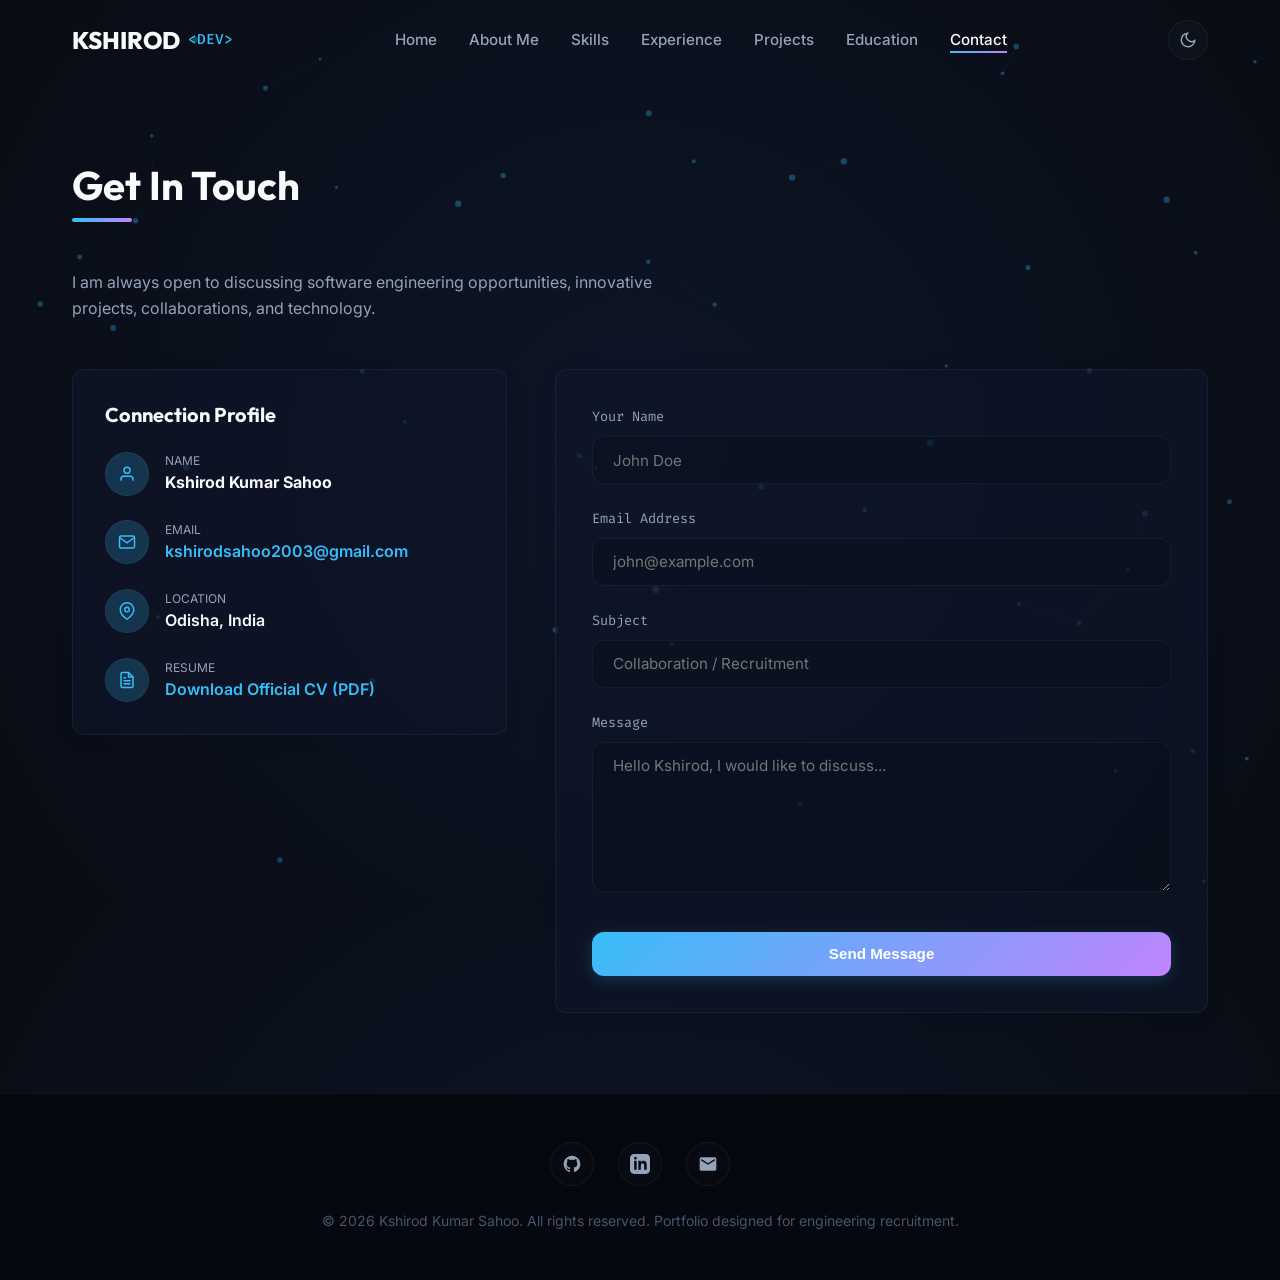
<file: contact.html>
<!DOCTYPE html>
<html lang="en">
<head>
    <link rel="icon" type="image/svg+xml" href="assets/icons/favicon.svg">
    <meta charset="UTF-8">
    <meta name="viewport" content="width=device-width, initial-scale=1.0">
    <meta name="description" content="Contact Kshirod Kumar Sahoo. Open for software engineering positions, Java backend opportunities, and system collaborations.">
    <title>Contact Me | Kshirod Kumar Sahoo</title>
    <link rel="stylesheet" href="css/style.css">
    <link rel="stylesheet" href="css/responsive.css">
    <link rel="stylesheet" href="css/animations.css">
    
    <style>
        .contact-grid {
            display: grid;
            grid-template-columns: 0.8fr 1.2fr;
            gap: 3rem;
            margin-top: 2rem;
            align-items: start;
        }

        .contact-info-list {
            display: flex;
            flex-direction: column;
            gap: 1.5rem;
        }

        .contact-info-item {
            display: flex;
            align-items: center;
            gap: 1rem;
        }

        .contact-icon {
            background-color: var(--primary-glow);
            color: var(--primary-color);
            width: 44px;
            height: 44px;
            border-radius: 50%;
            display: flex;
            align-items: center;
            justify-content: center;
            border: 1px solid var(--card-border);
        }

        .contact-icon svg {
            width: 18px;
            height: 18px;
            fill: none;
            stroke: currentColor;
            stroke-width: 2;
        }

        /* Form styling */
        .form-group {
            margin-bottom: 1.5rem;
            display: flex;
            flex-direction: column;
            gap: 0.5rem;
        }

        .form-label {
            font-family: 'Fira Code', monospace;
            font-size: 0.85rem;
            color: var(--text-secondary);
        }

        .form-input {
            background-color: rgba(0, 0, 0, 0.15);
            border: 1px solid var(--card-border);
            border-radius: var(--border-radius);
            padding: 0.85rem 1.25rem;
            color: var(--text-primary);
            font-family: 'Inter', sans-serif;
            font-size: 0.95rem;
            transition: border-color var(--transition-fast), box-shadow var(--transition-fast);
            width: 100%;
        }
        
        body.light-theme .form-input {
            background-color: rgba(255, 255, 255, 0.8);
        }

        .form-input:focus {
            outline: none;
            border-color: var(--primary-color);
            box-shadow: 0 0 10px var(--primary-glow);
        }

        .form-textarea {
            resize: vertical;
            min-height: 150px;
        }

        .validation-error {
            font-size: 0.8rem;
            color: var(--accent-red);
            margin-top: 0.25rem;
            display: none;
        }

        .toast-msg {
            display: none;
            margin-top: 1rem;
            padding: 1rem;
            border-radius: var(--border-radius);
            font-size: 0.9rem;
            text-align: center;
            animation: slideInUp 0.3s ease-out;
        }

        .toast-success {
            background-color: rgba(74, 222, 128, 0.1);
            border: 1px solid var(--accent-green);
            color: var(--accent-green);
        }

        @media (max-width: 768px) {
            .contact-grid {
                grid-template-columns: 1fr;
                gap: 2.5rem;
            }
        }
    </style>
</head>
<body>

    <!-- Scroll Progress Indicator -->
    <div id="scroll-progress" aria-hidden="true"></div>

    <!-- Background Canvas -->
    <canvas id="bg-canvas"></canvas>

    <!-- Navigation Header -->
    <header class="site-header">
        <nav class="nav-container" aria-label="Main Navigation">
            <div class="logo">
                <a href="index.html" aria-label="Kshirod Kumar Sahoo Home">
                    <span>KSHIROD</span>
                    <span class="logo-tag">&lt;DEV&gt;</span>
                </a>
            </div>
            <ul class="nav-links">
                <li><a href="index.html">Home</a></li>
                <li><a href="about.html">About Me</a></li>
                <li><a href="skills.html">Skills</a></li>
                <li><a href="experience.html">Experience</a></li>
                <li><a href="projects.html">Projects</a></li>
                <li><a href="education.html">Education</a></li>
                <li><a href="contact.html" class="active">Contact</a></li>
            </ul>
            <div class="nav-actions">
                <button id="theme-toggle" class="theme-toggle" aria-label="Toggle light and dark mode">
                    <svg class="moon-icon" viewBox="0 0 24 24" fill="none" stroke="currentColor">
                        <path d="M21 12.79A9 9 0 1 1 11.21 3 7 7 0 0 0 21 12.79z"></path>
                    </svg>
                    <svg class="sun-icon" viewBox="0 0 24 24" fill="none" stroke="currentColor">
                        <circle cx="12" cy="12" r="5"></circle>
                        <line x1="12" y1="1" x2="12" y2="3"></line>
                        <line x1="12" y1="21" x2="12" y2="23"></line>
                        <line x1="4.22" y1="4.22" x2="5.64" y2="5.64"></line>
                        <line x1="18.36" y1="18.36" x2="19.78" y2="19.78"></line>
                        <line x1="1" y1="12" x2="3" y2="12"></line>
                        <line x1="21" y1="12" x2="23" y2="12"></line>
                        <line x1="4.22" y1="19.78" x2="5.64" y2="18.36"></line>
                        <line x1="18.36" y1="5.64" x2="19.78" y2="4.22"></line>
                    </svg>
                </button>
                <button class="mobile-nav-toggle" aria-expanded="false" aria-label="Toggle navigation menu">
                    <span></span>
                    <span></span>
                    <span></span>
                </button>
            </div>
        </nav>
    </header>

    <!-- Main Content Area -->
    <main class="main-content">
        <section class="section-container animate-slide-up">
            <h1 class="section-title">Get In Touch</h1>
            <p style="color: var(--text-secondary); max-width: 600px; margin-bottom: 3rem;">
                I am always open to discussing software engineering opportunities, innovative projects, collaborations, and technology.
            </p>

            <div class="contact-grid">
                <!-- Left: contact items -->
                <div class="contact-info-list">
                    <div class="glass-card" style="padding: 2rem;">
                        <h2 style="font-size: 1.25rem; margin-bottom: 1.5rem;">Connection Profile</h2>
                        
                        <div style="display: flex; flex-direction: column; gap: 1.5rem;">
                            <!-- Name -->
                            <div class="contact-info-item">
                                <div class="contact-icon" aria-hidden="true">
                                    <svg viewBox="0 0 24 24"><path d="M20 21v-2a4 4 0 0 0-4-4H8a4 4 0 0 0-4 4v2"></path><circle cx="12" cy="7" r="4"></circle></svg>
                                </div>
                                <div>
                                    <span style="font-size: 0.75rem; color: var(--text-secondary); display: block;">NAME</span>
                                    <strong style="color: var(--text-primary);">Kshirod Kumar Sahoo</strong>
                                </div>
                            </div>

                            <!-- Email -->
                            <div class="contact-info-item">
                                <div class="contact-icon" aria-hidden="true">
                                    <svg viewBox="0 0 24 24"><path d="M4 4h16c1.1 0 2 .9 2 2v12c0 1.1-.9 2-2 2H4c-1.1 0-2-.9-2-2V6c0-1.1.9-2 2-2z"></path><polyline points="22,6 12,13 2,6"></polyline></svg>
                                </div>
                                <div>
                                    <span style="font-size: 0.75rem; color: var(--text-secondary); display: block;">EMAIL</span>
                                    <a href="mailto:kshirodsahoo2003@gmail.com" style="font-weight: 600;">kshirodsahoo2003@gmail.com</a>
                                </div>
                            </div>

                            <!-- Location -->
                            <div class="contact-info-item">
                                <div class="contact-icon" aria-hidden="true">
                                    <svg viewBox="0 0 24 24"><path d="M21 10c0 7-9 13-9 13s-9-6-9-13a9 9 0 0 1 18 0z"></path><circle cx="12" cy="10" r="3"></circle></svg>
                                </div>
                                <div>
                                    <span style="font-size: 0.75rem; color: var(--text-secondary); display: block;">LOCATION</span>
                                    <span style="font-weight: 600; color: var(--text-primary);">Odisha, India</span>
                                </div>
                            </div>

                            <!-- Resume Download -->
                            <div class="contact-info-item">
                                <div class="contact-icon" aria-hidden="true">
                                    <svg viewBox="0 0 24 24" fill="none" stroke="currentColor" stroke-width="2" stroke-linecap="round" stroke-linejoin="round"><path d="M14 2H6a2 2 0 0 0-2 2v16a2 2 0 0 0 2 2h12a2 2 0 0 0 2-2V8z"></path><polyline points="14 2 14 8 20 8"></polyline><line x1="16" y1="13" x2="8" y2="13"></line><line x1="16" y1="17" x2="8" y2="17"></line><polyline points="10 9 9 9 8 9"></polyline></svg>
                                </div>
                                <div>
                                    <span style="font-size: 0.75rem; color: var(--text-secondary); display: block;">RESUME</span>
                                    <a href="assets/kshirod_resume.pdf" target="_blank" download style="font-weight: 600; color: var(--primary-color);">Download Official CV (PDF)</a>
                                </div>
                            </div>
                        </div>
                    </div>
                </div>

                <!-- Right: Form -->
                <div class="glass-card" style="padding: 2.25rem;">
                    <form id="contact-form" novalidate>
                        <!-- Name field -->
                        <div class="form-group">
                            <label for="name" class="form-label">Your Name</label>
                            <input type="text" id="name" name="name" class="form-input" placeholder="John Doe" required>
                            <span id="name-error" class="validation-error">Please enter your name.</span>
                        </div>

                        <!-- Email field -->
                        <div class="form-group">
                            <label for="email" class="form-label">Email Address</label>
                            <input type="email" id="email" name="email" class="form-input" placeholder="john@example.com" required>
                            <span id="email-error" class="validation-error">Please enter a valid email address.</span>
                        </div>

                        <!-- Subject -->
                        <div class="form-group">
                            <label for="subject" class="form-label">Subject</label>
                            <input type="text" id="subject" name="subject" class="form-input" placeholder="Collaboration / Recruitment" required>
                            <span id="subject-error" class="validation-error">Please specify a subject.</span>
                        </div>

                        <!-- Message -->
                        <div class="form-group">
                            <label for="message" class="form-label">Message</label>
                            <textarea id="message" name="message" class="form-input form-textarea" placeholder="Hello Kshirod, I would like to discuss..." required></textarea>
                            <span id="message-error" class="validation-error">Please write your message.</span>
                        </div>

                        <!-- Send Button -->
                        <button type="submit" class="btn btn-primary" style="width: 100%; justify-content: center; margin-top: 1rem;">
                            Send Message
                        </button>
                        
                        <div id="form-toast" class="toast-msg toast-success" role="alert">
                            Your message has been sent successfully! I will get back to you shortly.
                        </div>
                    </form>
                </div>
            </div>
        </section>
    </main>

    <!-- Footer -->
    <footer class="site-footer">
        <div class="footer-container">
            <div class="footer-socials">
                <a href="https://github.com/devkkx" target="_blank" rel="noopener noreferrer" aria-label="GitHub Profile">
                    <svg viewBox="0 0 24 24"><path d="M12 2C6.477 2 2 6.477 2 12c0 4.42 2.865 8.166 6.839 9.489.5.092.682-.217.682-.482 0-.237-.008-.866-.013-1.7-2.782.603-3.369-1.34-3.369-1.34-.454-1.156-1.11-1.462-1.11-1.462-.908-.62.069-.608.069-.608 1.003.07 1.531 1.03 1.531 1.03.892 1.529 2.341 1.087 2.91.831.092-.646.35-1.086.636-1.336-2.22-.253-4.555-1.11-4.555-4.943 0-1.091.39-1.984 1.029-2.683-.103-.253-.446-1.27.098-2.647 0 0 .84-.269 2.75 1.025A9.564 9.564 0 0112 6.844c.85.004 1.705.115 2.504.337 1.909-1.294 2.747-1.025 2.747-1.025.546 1.377.203 2.394.1 2.647.64.699 1.028 1.592 1.028 2.683 0 3.842-2.339 4.687-4.566 4.935.359.309.678.919.678 1.852 0 1.336-.012 2.415-.012 2.743 0 .267.18.579.688.481C19.138 20.161 22 16.416 22 12c0-5.523-4.477-10-10-10z"/></svg>
                </a>
                <a href="https://www.linkedin.com/in/kshirod-kumar-sahoo-2a0530296/" target="_blank" rel="noopener noreferrer" aria-label="LinkedIn Profile">
                    <svg viewBox="0 0 24 24"><path d="M19 0h-14c-2.761 0-5 2.239-5 5v14c0 2.761 2.239 5 5 5h14c2.762 0 5-2.239 5-5v-14c0-2.761-2.238-5-5-5zm-11 19h-3v-11h3v11zm-1.5-12.268c-.966 0-1.75-.779-1.75-1.75s.784-1.75 1.75-1.75 1.75.779 1.75 1.75-.784 1.75-1.75 1.75zm13.5 12.268h-3v-5.604c0-3.368-4-3.113-4 0v5.604h-3v-11h3v1.765c1.396-2.586 7-2.777 7 2.476v6.759z"/></svg>
                </a>
                <a href="mailto:kshirodsahoo2003@gmail.com" aria-label="Send Email">
                    <svg viewBox="0 0 24 24"><path d="M20 4H4c-1.1 0-1.99.9-1.99 2L2 18c0 1.1.9 2 2 2h16c1.1 0 2-.9 2-2V6c0-1.1-.9-2-2-2zm0 4l-8 5-8-5V6l8 5 8-5v2z"/></svg>
                </a>
            </div>
            <p class="footer-text">&copy; 2026 Kshirod Kumar Sahoo. All rights reserved. Portfolio designed for engineering recruitment.</p>
        </div>
    </footer>

    <!-- JS Scripts -->
    <script src="js/main.js"></script>
    <script src="js/animations.js"></script>
    
    <!-- Local Contact Form Validation -->
    <script>
        const form = document.getElementById('contact-form');
        const nameInput = document.getElementById('name');
        const emailInput = document.getElementById('email');
        const subjectInput = document.getElementById('subject');
        const messageInput = document.getElementById('message');
        const toast = document.getElementById('form-toast');

        form.addEventListener('submit', (e) => {
            e.preventDefault();
            let isValid = true;

            // Reset errors
            document.querySelectorAll('.validation-error').forEach(el => el.style.display = 'none');
            toast.style.display = 'none';

            // Validate Name
            if (!nameInput.value.trim()) {
                document.getElementById('name-error').style.display = 'block';
                isValid = false;
            }

            // Validate Email
            const emailRegex = /^[^\s@]+@[^\s@]+\.[^\s@]+$/;
            if (!emailInput.value.trim() || !emailRegex.test(emailInput.value.trim())) {
                document.getElementById('email-error').style.display = 'block';
                isValid = false;
            }

            // Validate Subject
            if (!subjectInput.value.trim()) {
                document.getElementById('subject-error').style.display = 'block';
                isValid = false;
            }

            // Validate Message
            if (!messageInput.value.trim()) {
                document.getElementById('message-error').style.display = 'block';
                isValid = false;
            }

            if (isValid) {
                // Mock successfully sent email
                toast.style.display = 'block';
                form.reset();
            }
        });
    </script>
</body>
</html>
</file>
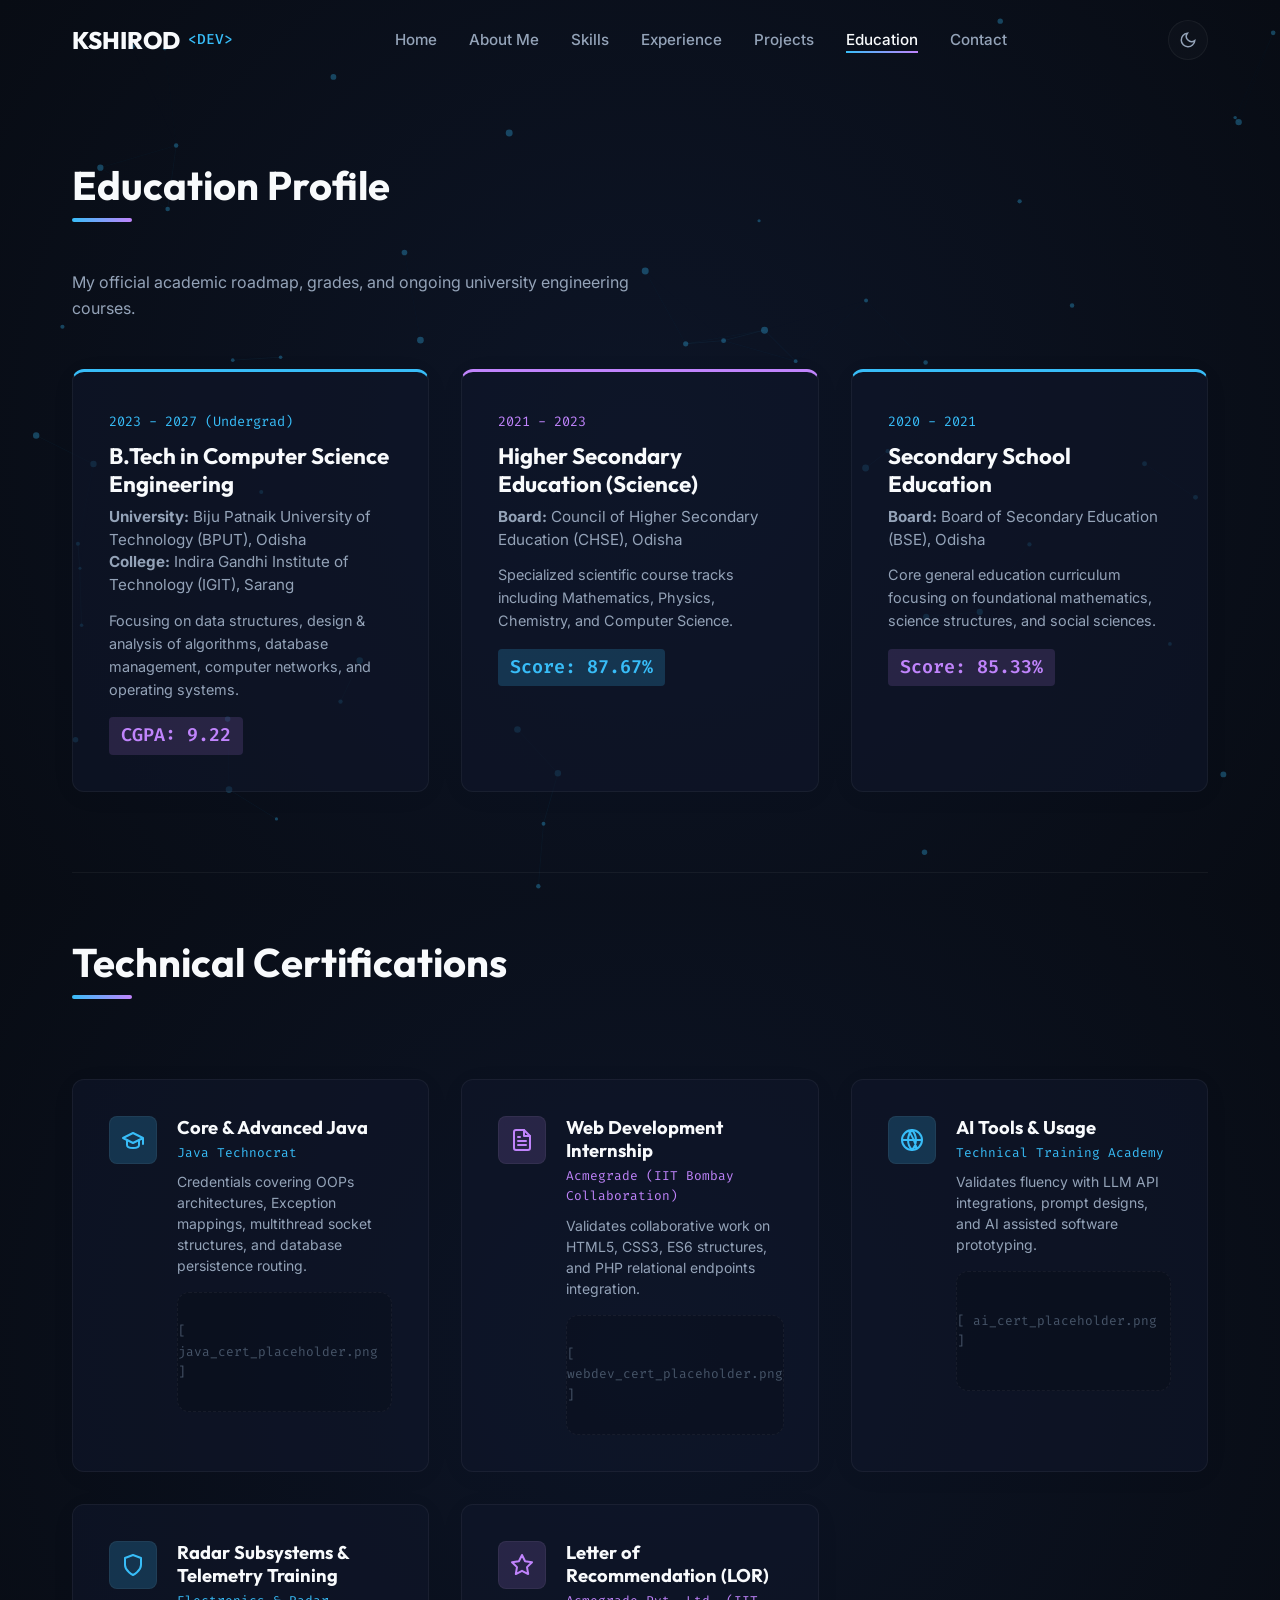
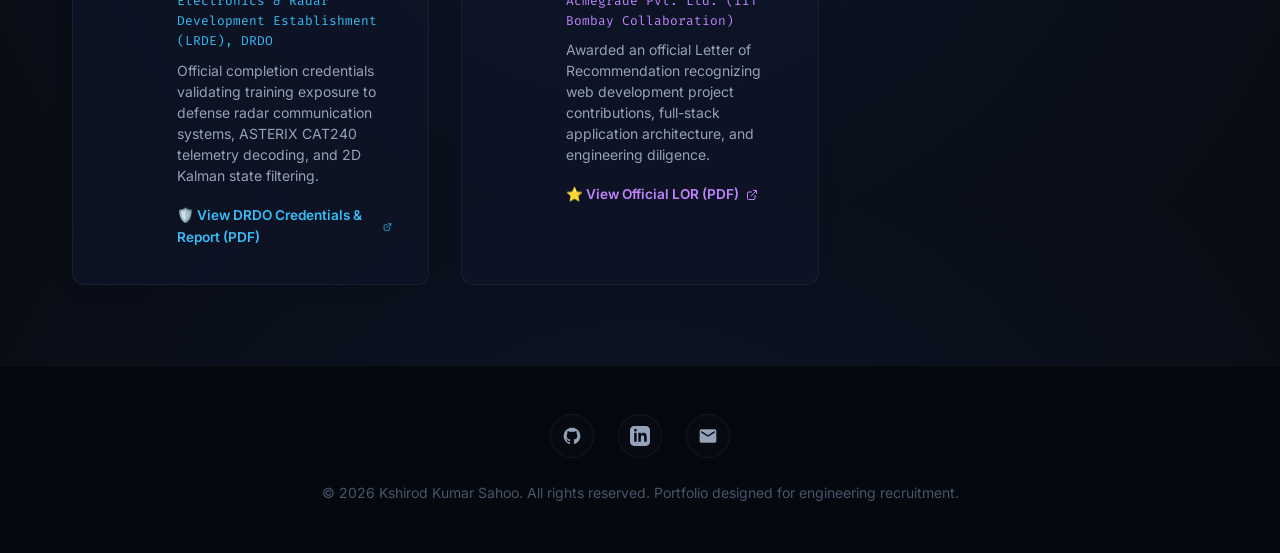
<file: education.html>
<!DOCTYPE html>
<html lang="en">
<head>
    <link rel="icon" type="image/svg+xml" href="assets/icons/favicon.svg">
    <meta charset="UTF-8">
    <meta name="viewport" content="width=device-width, initial-scale=1.0">
    <meta name="description" content="Education qualifications and technical certifications of Kshirod Kumar Sahoo, B.Tech CSE student at IGIT Sarang.">
    <title>Education &amp; Certifications | Kshirod Kumar Sahoo</title>
    <link rel="stylesheet" href="css/style.css">
    <link rel="stylesheet" href="css/responsive.css">
    <link rel="stylesheet" href="css/animations.css">
    
    <style>
        .edu-grid {
            display: grid;
            grid-template-columns: repeat(auto-fit, minmax(320px, 1fr));
            gap: 2rem;
            margin-top: 2rem;
        }

        .edu-card {
            border-top: 3px solid var(--primary-color);
            position: relative;
        }

        .edu-gpa {
            font-family: 'Fira Code', monospace;
            font-size: 1.15rem;
            color: var(--accent-color);
            font-weight: 600;
            margin-top: 1rem;
            display: inline-block;
            background-color: var(--accent-glow);
            padding: 0.25rem 0.75rem;
            border-radius: 4px;
        }

        .cert-grid {
            display: grid;
            grid-template-columns: repeat(auto-fit, minmax(280px, 1fr));
            gap: 2rem;
            margin-top: 2rem;
        }

        .cert-card {
            display: flex;
            gap: 1.25rem;
            align-items: flex-start;
        }

        .cert-icon-box {
            background-color: var(--primary-glow);
            color: var(--primary-color);
            width: 48px;
            height: 48px;
            border-radius: 8px;
            display: flex;
            align-items: center;
            justify-content: center;
            flex-shrink: 0;
            border: 1px solid var(--card-border);
        }

        .cert-placeholder-img {
            margin-top: 1rem;
            height: 120px;
            background-color: rgba(0, 0, 0, 0.15);
            border: 1px dashed var(--card-border);
            border-radius: var(--border-radius);
            display: flex;
            justify-content: center;
            align-items: center;
            color: var(--text-muted);
            font-size: 0.8rem;
            font-family: 'Fira Code', monospace;
        }
        
        body.light-theme .cert-placeholder-img {
            background-color: rgba(0, 0, 0, 0.02);
        }
    </style>
</head>
<body>

    <!-- Scroll Progress Indicator -->
    <div id="scroll-progress" aria-hidden="true"></div>

    <!-- Background Canvas -->
    <canvas id="bg-canvas"></canvas>

    <!-- Navigation Header -->
    <header class="site-header">
        <nav class="nav-container" aria-label="Main Navigation">
            <div class="logo">
                <a href="index.html" aria-label="Kshirod Kumar Sahoo Home">
                    <span>KSHIROD</span>
                    <span class="logo-tag">&lt;DEV&gt;</span>
                </a>
            </div>
            <ul class="nav-links">
                <li><a href="index.html">Home</a></li>
                <li><a href="about.html">About Me</a></li>
                <li><a href="skills.html">Skills</a></li>
                <li><a href="experience.html">Experience</a></li>
                <li><a href="projects.html">Projects</a></li>
                <li><a href="education.html" class="active">Education</a></li>
                <li><a href="contact.html">Contact</a></li>
            </ul>
            <div class="nav-actions">
                <button id="theme-toggle" class="theme-toggle" aria-label="Toggle light and dark mode">
                    <svg class="moon-icon" viewBox="0 0 24 24" fill="none" stroke="currentColor">
                        <path d="M21 12.79A9 9 0 1 1 11.21 3 7 7 0 0 0 21 12.79z"></path>
                    </svg>
                    <svg class="sun-icon" viewBox="0 0 24 24" fill="none" stroke="currentColor">
                        <circle cx="12" cy="12" r="5"></circle>
                        <line x1="12" y1="1" x2="12" y2="3"></line>
                        <line x1="12" y1="21" x2="12" y2="23"></line>
                        <line x1="4.22" y1="4.22" x2="5.64" y2="5.64"></line>
                        <line x1="18.36" y1="18.36" x2="19.78" y2="19.78"></line>
                        <line x1="1" y1="12" x2="3" y2="12"></line>
                        <line x1="21" y1="12" x2="23" y2="12"></line>
                        <line x1="4.22" y1="19.78" x2="5.64" y2="18.36"></line>
                        <line x1="18.36" y1="5.64" x2="19.78" y2="4.22"></line>
                    </svg>
                </button>
                <button class="mobile-nav-toggle" aria-expanded="false" aria-label="Toggle navigation menu">
                    <span></span>
                    <span></span>
                    <span></span>
                </button>
            </div>
        </nav>
    </header>

    <!-- Main Content Area -->
    <main class="main-content">
        <section class="section-container animate-slide-up">
            <h1 class="section-title">Education Profile</h1>
            <p style="color: var(--text-secondary); max-width: 600px; margin-bottom: 3rem;">
                My official academic roadmap, grades, and ongoing university engineering courses.
            </p>

            <div class="edu-grid">
                <!-- B.Tech -->
                <div class="glass-card edu-card">
                    <span style="font-family: 'Fira Code', monospace; font-size: 0.85rem; color: var(--primary-color);">2023 - 2027 (Undergrad)</span>
                    <h2 style="font-size: 1.4rem; margin: 0.5rem 0;">B.Tech in Computer Science Engineering</h2>
                    <p style="color: var(--text-secondary); font-size: 0.95rem; line-height: 1.5; margin-bottom: 0.75rem;">
                        <strong>University:</strong> Biju Patnaik University of Technology (BPUT), Odisha<br>
                        <strong>College:</strong> Indira Gandhi Institute of Technology (IGIT), Sarang
                    </p>
                    <p style="color: var(--text-secondary); font-size: 0.9rem;">
                        Focusing on data structures, design & analysis of algorithms, database management, computer networks, and operating systems.
                    </p>
                    <div class="edu-gpa">CGPA: 9.22</div>
                </div>

                <!-- CHSE -->
                <div class="glass-card edu-card" style="border-top-color: var(--accent-color);">
                    <span style="font-family: 'Fira Code', monospace; font-size: 0.85rem; color: var(--accent-color);">2021 - 2023</span>
                    <h2 style="font-size: 1.4rem; margin: 0.5rem 0;">Higher Secondary Education (Science)</h2>
                    <p style="color: var(--text-secondary); font-size: 0.95rem; line-height: 1.5; margin-bottom: 0.75rem;">
                        <strong>Board:</strong> Council of Higher Secondary Education (CHSE), Odisha
                    </p>
                    <p style="color: var(--text-secondary); font-size: 0.9rem;">
                        Specialized scientific course tracks including Mathematics, Physics, Chemistry, and Computer Science.
                    </p>
                    <div class="edu-gpa" style="background-color: var(--primary-glow); color: var(--primary-color);">Score: 87.67%</div>
                </div>

                <!-- BSE -->
                <div class="glass-card edu-card">
                    <span style="font-family: 'Fira Code', monospace; font-size: 0.85rem; color: var(--primary-color);">2020 - 2021</span>
                    <h2 style="font-size: 1.4rem; margin: 0.5rem 0;">Secondary School Education</h2>
                    <p style="color: var(--text-secondary); font-size: 0.95rem; line-height: 1.5; margin-bottom: 0.75rem;">
                        <strong>Board:</strong> Board of Secondary Education (BSE), Odisha
                    </p>
                    <p style="color: var(--text-secondary); font-size: 0.9rem;">
                        Core general education curriculum focusing on foundational mathematics, science structures, and social sciences.
                    </p>
                    <div class="edu-gpa">Score: 85.33%</div>
                </div>
            </div>

            <!-- Certifications Section -->
            <div class="fade-in-section" style="margin-top: 5rem; border-top: 1px solid var(--card-border); padding-top: 4rem;">
                <h2 class="section-title">Technical Certifications</h2>
                <div class="cert-grid">
                    
                    <!-- Certification 1 -->
                    <div class="glass-card cert-card">
                        <div class="cert-icon-box" aria-hidden="true">
                            <svg width="24" height="24" viewBox="0 0 24 24" fill="none" stroke="currentColor" stroke-width="2" stroke-linecap="round" stroke-linejoin="round"><path d="M22 10v6M2 10l10-5 10 5-10 5z"></path><path d="M6 12v5c0 2 2 3 6 3s6-1 6-3v-5"></path></svg>
                        </div>
                        <div style="width: 100%;">
                            <h3 style="font-size: 1.15rem; margin-bottom: 0.25rem;">Core &amp; Advanced Java</h3>
                            <span style="font-family: 'Fira Code', monospace; font-size: 0.8rem; color: var(--primary-color); display: block; margin-bottom: 0.5rem;">Java Technocrat</span>
                            <p style="color: var(--text-secondary); font-size: 0.875rem; line-height: 1.5;">Credentials covering OOPs architectures, Exception mappings, multithread socket structures, and database persistence routing.</p>
                            <div class="cert-placeholder-img">
                                <span>[ java_cert_placeholder.png ]</span>
                            </div>
                        </div>
                    </div>

                    <!-- Certification 2 -->
                    <div class="glass-card cert-card">
                        <div class="cert-icon-box" aria-hidden="true" style="color: var(--accent-color); background-color: var(--accent-glow);">
                            <svg width="24" height="24" viewBox="0 0 24 24" fill="none" stroke="currentColor" stroke-width="2" stroke-linecap="round" stroke-linejoin="round"><path d="M14 2H6a2 2 0 0 0-2 2v16a2 2 0 0 0 2 2h12a2 2 0 0 0 2-2V8z"></path><polyline points="14 2 14 8 20 8"></polyline><line x1="16" y1="13" x2="8" y2="13"></line><line x1="16" y1="17" x2="8" y2="17"></line><polyline points="10 9 9 9 8 9"></polyline></svg>
                        </div>
                        <div style="width: 100%;">
                            <h3 style="font-size: 1.15rem; margin-bottom: 0.25rem;">Web Development Internship</h3>
                            <span style="font-family: 'Fira Code', monospace; font-size: 0.8rem; color: var(--accent-color); display: block; margin-bottom: 0.5rem;">Acmegrade (IIT Bombay Collaboration)</span>
                            <p style="color: var(--text-secondary); font-size: 0.875rem; line-height: 1.5;">Validates collaborative work on HTML5, CSS3, ES6 structures, and PHP relational endpoints integration.</p>
                            <div class="cert-placeholder-img">
                                <span>[ webdev_cert_placeholder.png ]</span>
                            </div>
                        </div>
                    </div>

                    <!-- Certification 3 -->
                    <div class="glass-card cert-card">
                        <div class="cert-icon-box" aria-hidden="true">
                            <svg width="24" height="24" viewBox="0 0 24 24" fill="none" stroke="currentColor" stroke-width="2" stroke-linecap="round" stroke-linejoin="round"><circle cx="12" cy="12" r="10"></circle><path d="M8.56 2.75c4.37 6.03 6.02 9.42 8.03 17.72M2.5 12h19M12 2a15.3 15.3 0 0 1 4 10 15.3 15.3 0 0 1-4 10 15.3 15.3 0 0 1-4-10 15.3 15.3 0 0 1 4-10z"></path></svg>
                        </div>
                        <div style="width: 100%;">
                            <h3 style="font-size: 1.15rem; margin-bottom: 0.25rem;">AI Tools &amp; Usage</h3>
                            <span style="font-family: 'Fira Code', monospace; font-size: 0.8rem; color: var(--primary-color); display: block; margin-bottom: 0.5rem;">Technical Training Academy</span>
                            <p style="color: var(--text-secondary); font-size: 0.875rem; line-height: 1.5;">Validates fluency with LLM API integrations, prompt designs, and AI assisted software prototyping.</p>
                            <div class="cert-placeholder-img">
                                <span>[ ai_cert_placeholder.png ]</span>
                            </div>
                        </div>
                    </div>

                    <!-- DRDO LRDE Training Certification -->
                    <div class="glass-card cert-card">
                        <div class="cert-icon-box" aria-hidden="true" style="color: var(--primary-color); background-color: var(--primary-glow);">
                            <svg width="24" height="24" viewBox="0 0 24 24" fill="none" stroke="currentColor" stroke-width="2" stroke-linecap="round" stroke-linejoin="round"><path d="M12 22s8-4 8-10V5l-8-3-8 3v7c0 6 8 10 8 10z"></path></svg>
                        </div>
                        <div style="width: 100%;">
                            <h3 style="font-size: 1.15rem; margin-bottom: 0.25rem;">Radar Subsystems &amp; Telemetry Training</h3>
                            <span style="font-family: 'Fira Code', monospace; font-size: 0.8rem; color: var(--primary-color); display: block; margin-bottom: 0.5rem;">Electronics &amp; Radar Development Establishment (LRDE), DRDO</span>
                            <p style="color: var(--text-secondary); font-size: 0.875rem; line-height: 1.5;">Official completion credentials validating training exposure to defense radar communication systems, ASTERIX CAT240 telemetry decoding, and 2D Kalman state filtering.</p>
                            <div style="margin-top: 1rem;">
                                <a href="assets/PROJECT_REPORT_Kshirod_LRDE.pdf" target="_blank" rel="noopener noreferrer" style="display: inline-flex; align-items: center; gap: 0.4rem; font-size: 0.85rem; color: var(--primary-color); font-weight: 600;">
                                    🛡️ View DRDO Credentials &amp; Report (PDF)
                                    <svg width="12" height="12" viewBox="0 0 24 24" fill="none" stroke="currentColor" stroke-width="2" stroke-linecap="round" stroke-linejoin="round"><path d="M18 13v6a2 2 0 0 1-2 2H5a2 2 0 0 1-2-2V8a2 2 0 0 1 2-2h6"></path><polyline points="15 3 21 3 21 9"></polyline><line x1="10" y1="14" x2="21" y2="3"></line></svg>
                                </a>
                            </div>
                        </div>
                    </div>

                    <!-- Endorsement / LOR -->
                    <div class="glass-card cert-card">
                        <div class="cert-icon-box" aria-hidden="true" style="color: var(--accent-color); background-color: var(--accent-glow);">
                            <svg width="24" height="24" viewBox="0 0 24 24" fill="none" stroke="currentColor" stroke-width="2" stroke-linecap="round" stroke-linejoin="round"><polygon points="12 2 15.09 8.26 22 9.27 17 14.14 18.18 21.02 12 17.77 5.82 21.02 7 14.14 2 9.27 8.91 8.26 12 2"></polygon></svg>
                        </div>
                        <div style="width: 100%;">
                            <h3 style="font-size: 1.15rem; margin-bottom: 0.25rem;">Letter of Recommendation (LOR)</h3>
                            <span style="font-family: 'Fira Code', monospace; font-size: 0.8rem; color: var(--accent-color); display: block; margin-bottom: 0.5rem;">Acmegrade Pvt. Ltd. (IIT Bombay Collaboration)</span>
                            <p style="color: var(--text-secondary); font-size: 0.875rem; line-height: 1.5;">Awarded an official Letter of Recommendation recognizing web development project contributions, full-stack application architecture, and engineering diligence.</p>
                            <div style="margin-top: 1rem;">
                                <a href="assets/kshirod_lor.pdf" target="_blank" rel="noopener noreferrer" style="display: inline-flex; align-items: center; gap: 0.4rem; font-size: 0.85rem; color: var(--accent-color); font-weight: 600;">
                                    ⭐ View Official LOR (PDF)
                                    <svg width="12" height="12" viewBox="0 0 24 24" fill="none" stroke="currentColor" stroke-width="2" stroke-linecap="round" stroke-linejoin="round"><path d="M18 13v6a2 2 0 0 1-2 2H5a2 2 0 0 1-2-2V8a2 2 0 0 1 2-2h6"></path><polyline points="15 3 21 3 21 9"></polyline><line x1="10" y1="14" x2="21" y2="3"></line></svg>
                                </a>
                            </div>
                        </div>
                    </div>

                </div>
            </div>
        </section>
    </main>

    <!-- Footer -->
    <footer class="site-footer">
        <div class="footer-container">
            <div class="footer-socials">
                <a href="https://github.com/devkkx" target="_blank" rel="noopener noreferrer" aria-label="GitHub Profile">
                    <svg viewBox="0 0 24 24"><path d="M12 2C6.477 2 2 6.477 2 12c0 4.42 2.865 8.166 6.839 9.489.5.092.682-.217.682-.482 0-.237-.008-.866-.013-1.7-2.782.603-3.369-1.34-3.369-1.34-.454-1.156-1.11-1.462-1.11-1.462-.908-.62.069-.608.069-.608 1.003.07 1.531 1.03 1.531 1.03.892 1.529 2.341 1.087 2.91.831.092-.646.35-1.086.636-1.336-2.22-.253-4.555-1.11-4.555-4.943 0-1.091.39-1.984 1.029-2.683-.103-.253-.446-1.27.098-2.647 0 0 .84-.269 2.75 1.025A9.564 9.564 0 0112 6.844c.85.004 1.705.115 2.504.337 1.909-1.294 2.747-1.025 2.747-1.025.546 1.377.203 2.394.1 2.647.64.699 1.028 1.592 1.028 2.683 0 3.842-2.339 4.687-4.566 4.935.359.309.678.919.678 1.852 0 1.336-.012 2.415-.012 2.743 0 .267.18.579.688.481C19.138 20.161 22 16.416 22 12c0-5.523-4.477-10-10-10z"/></svg>
                </a>
                <a href="https://www.linkedin.com/in/kshirod-kumar-sahoo-2a0530296/" target="_blank" rel="noopener noreferrer" aria-label="LinkedIn Profile">
                    <svg viewBox="0 0 24 24"><path d="M19 0h-14c-2.761 0-5 2.239-5 5v14c0 2.761 2.239 5 5 5h14c2.762 0 5-2.239 5-5v-14c0-2.761-2.238-5-5-5zm-11 19h-3v-11h3v11zm-1.5-12.268c-.966 0-1.75-.779-1.75-1.75s.784-1.75 1.75-1.75 1.75.779 1.75 1.75-.784 1.75-1.75 1.75zm13.5 12.268h-3v-5.604c0-3.368-4-3.113-4 0v5.604h-3v-11h3v1.765c1.396-2.586 7-2.777 7 2.476v6.759z"/></svg>
                </a>
                <a href="mailto:kshirodsahoo2003@gmail.com" aria-label="Send Email">
                    <svg viewBox="0 0 24 24"><path d="M20 4H4c-1.1 0-1.99.9-1.99 2L2 18c0 1.1.9 2 2 2h16c1.1 0 2-.9 2-2V6c0-1.1-.9-2-2-2zm0 4l-8 5-8-5V6l8 5 8-5v2z"/></svg>
                </a>
            </div>
            <p class="footer-text">&copy; 2026 Kshirod Kumar Sahoo. All rights reserved. Portfolio designed for engineering recruitment.</p>
        </div>
    </footer>

    <!-- JS Scripts -->
    <script src="js/main.js"></script>
    <script src="js/animations.js"></script>
</body>
</html>
</file>
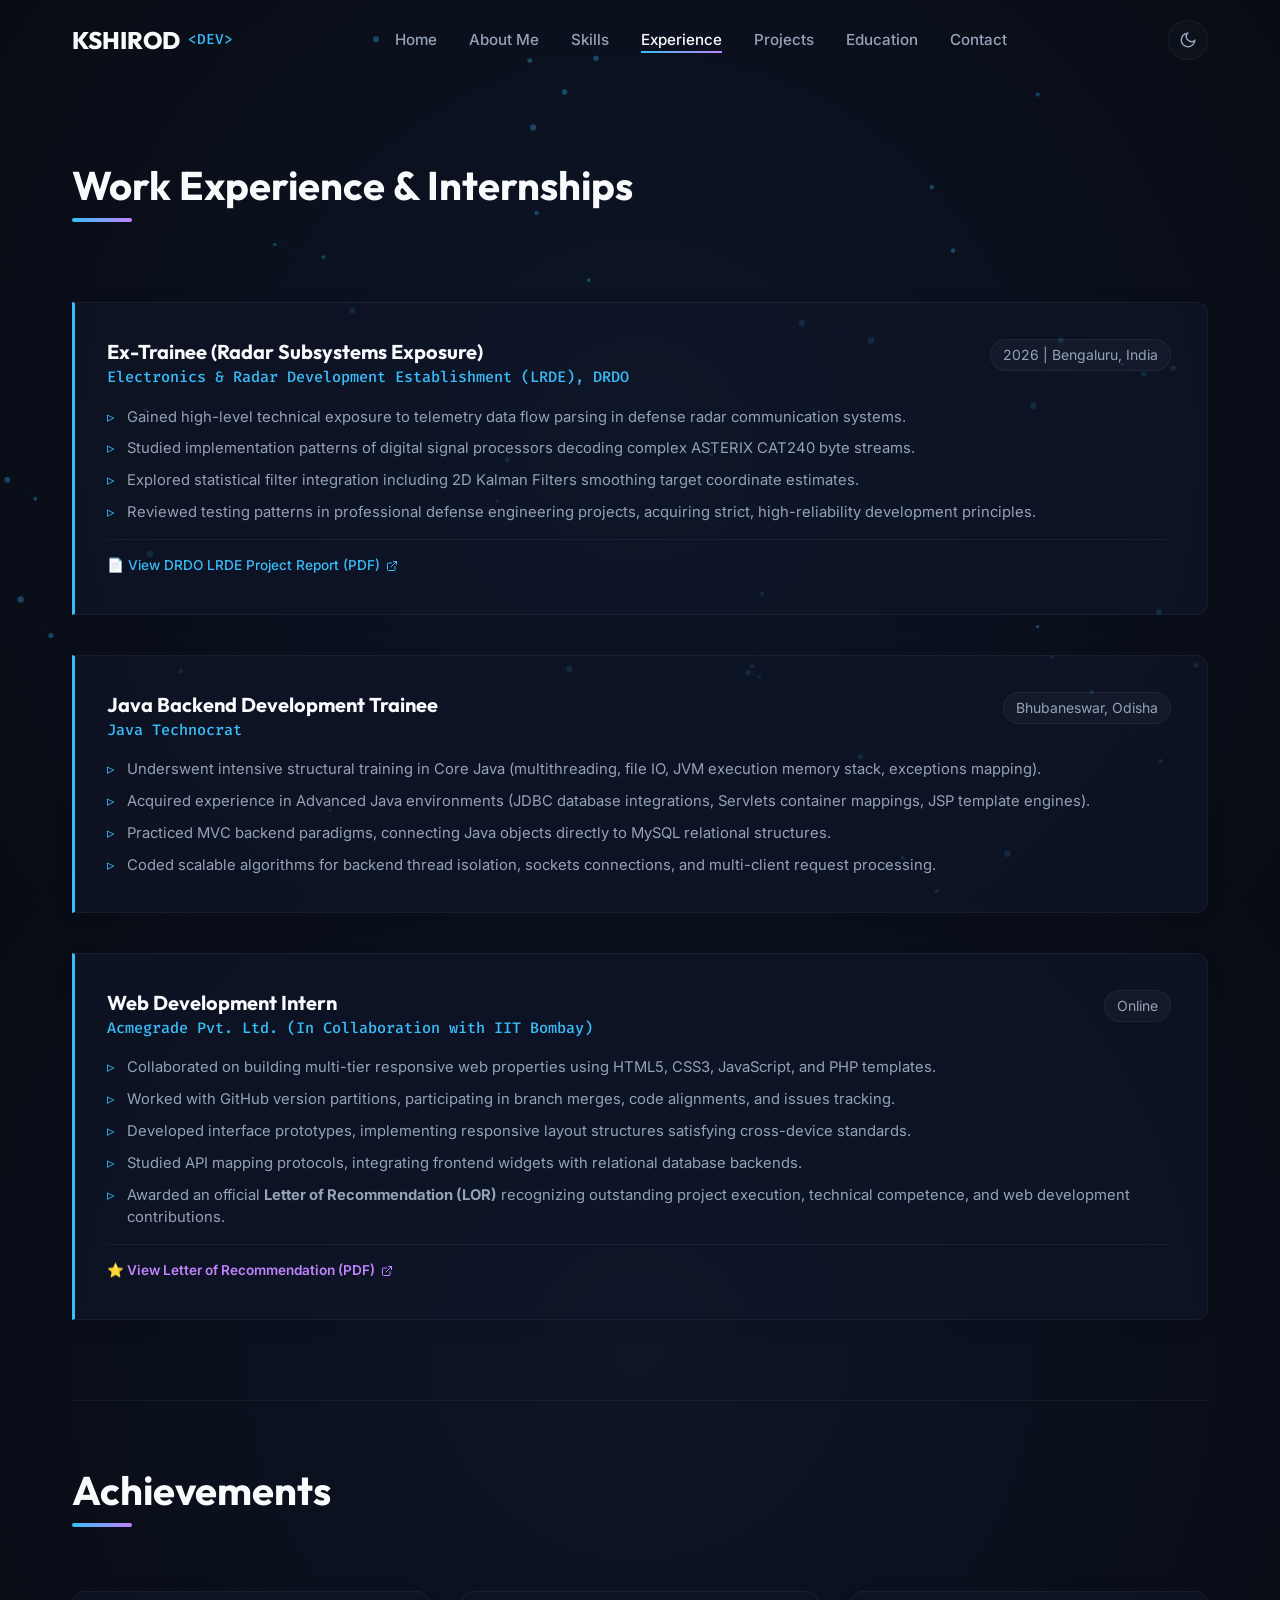
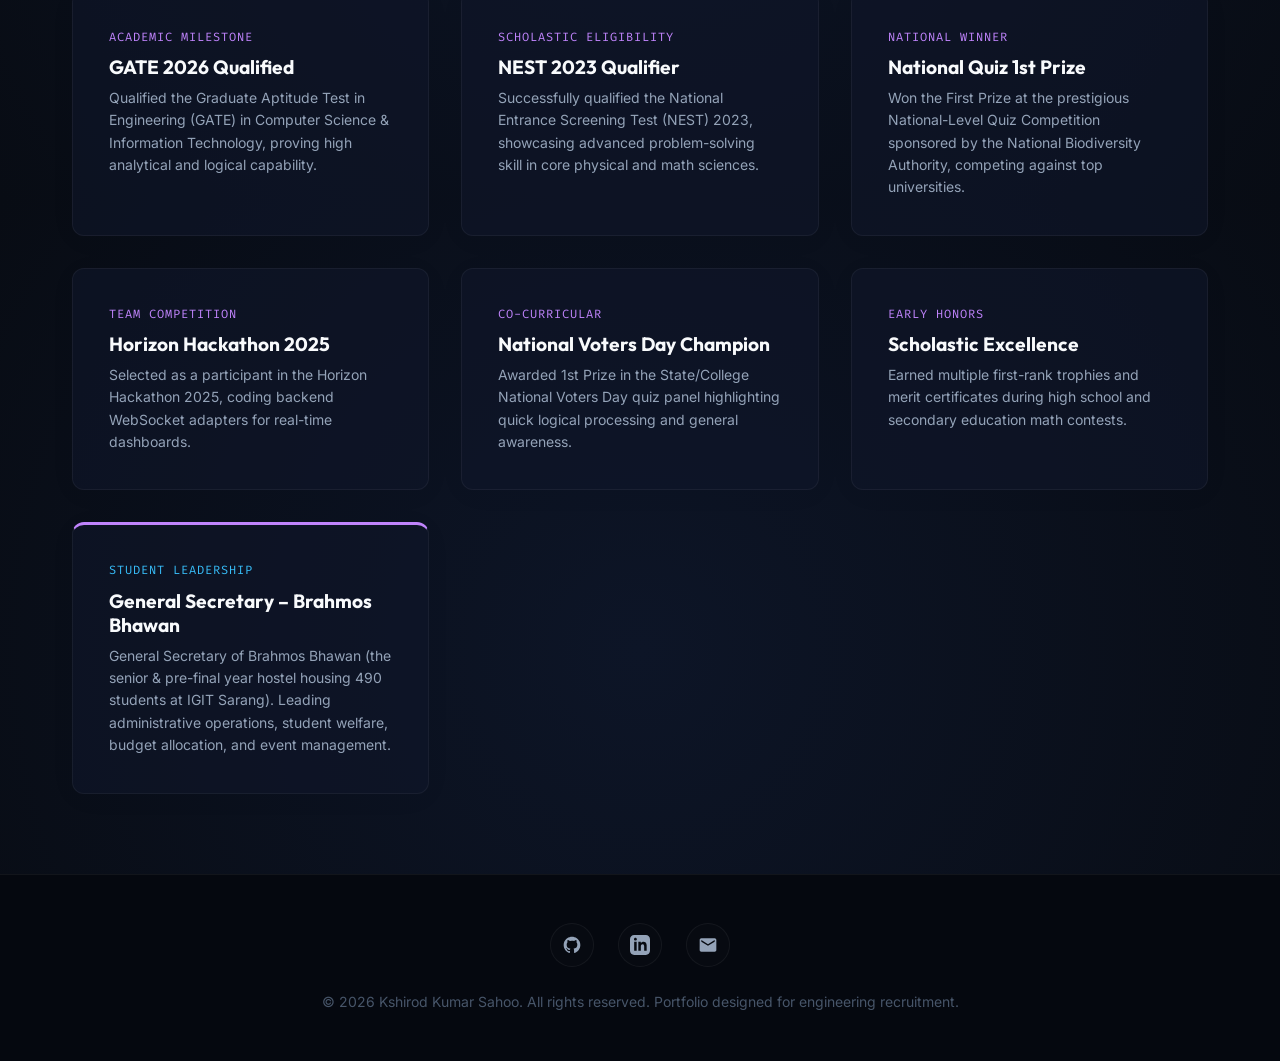
<file: experience.html>
<!DOCTYPE html>
<html lang="en">
<head>
    <link rel="icon" type="image/svg+xml" href="assets/icons/favicon.svg">
    <meta charset="UTF-8">
    <meta name="viewport" content="width=device-width, initial-scale=1.0">
    <meta name="description" content="Experience and achievements of Kshirod Kumar Sahoo, including LRDE DRDO, Java Technocrat, Acmegrade, GATE 2026, and National Level achievements.">
    <title>Experience &amp; Achievements | Kshirod Kumar Sahoo</title>
    <link rel="stylesheet" href="css/style.css">
    <link rel="stylesheet" href="css/responsive.css">
    <link rel="stylesheet" href="css/animations.css">
    
    <style>
        .exp-timeline {
            display: flex;
            flex-direction: column;
            gap: 2.5rem;
            margin-top: 2rem;
        }

        .exp-card {
            border-left: 3px solid var(--primary-color);
            border-radius: 0 var(--border-radius) var(--border-radius) 0;
            padding-left: 2rem;
            background-color: var(--card-bg);
            border-top: 1px solid var(--card-border);
            border-right: 1px solid var(--card-border);
            border-bottom: 1px solid var(--card-border);
            transition: border-color var(--transition-normal), transform var(--transition-normal);
        }

        .exp-card:hover {
            border-left-color: var(--accent-color);
            transform: translateX(4px);
        }

        .exp-header {
            display: flex;
            justify-content: space-between;
            align-items: flex-start;
            flex-wrap: wrap;
            gap: 0.5rem;
            margin-bottom: 1rem;
        }

        .exp-role {
            font-size: 1.25rem;
            font-weight: 700;
            color: var(--text-primary);
        }

        .exp-company {
            font-family: 'Fira Code', monospace;
            font-size: 0.95rem;
            color: var(--primary-color);
            font-weight: 500;
        }

        .exp-date {
            font-size: 0.875rem;
            color: var(--text-secondary);
            background-color: rgba(255, 255, 255, 0.03);
            padding: 0.25rem 0.75rem;
            border-radius: 20px;
            border: 1px solid var(--card-border);
        }

        .exp-list {
            list-style: none;
            padding: 0;
            display: flex;
            flex-direction: column;
            gap: 0.6rem;
        }

        .exp-list li {
            position: relative;
            padding-left: 1.25rem;
            font-size: 0.925rem;
            color: var(--text-secondary);
            line-height: 1.5;
        }

        .exp-list li::before {
            content: '▹';
            position: absolute;
            left: 0;
            color: var(--primary-color);
        }

        /* Achievements styling */
        .achievement-badge {
            font-size: 0.75rem;
            text-transform: uppercase;
            font-family: 'Fira Code', monospace;
            color: var(--accent-color);
            letter-spacing: 1px;
            margin-bottom: 0.5rem;
            display: block;
        }
    </style>
</head>
<body>

    <!-- Scroll Progress Indicator -->
    <div id="scroll-progress" aria-hidden="true"></div>

    <!-- Background Canvas -->
    <canvas id="bg-canvas"></canvas>

    <!-- Navigation Header -->
    <header class="site-header">
        <nav class="nav-container" aria-label="Main Navigation">
            <div class="logo">
                <a href="index.html" aria-label="Kshirod Kumar Sahoo Home">
                    <span>KSHIROD</span>
                    <span class="logo-tag">&lt;DEV&gt;</span>
                </a>
            </div>
            <ul class="nav-links">
                <li><a href="index.html">Home</a></li>
                <li><a href="about.html">About Me</a></li>
                <li><a href="skills.html">Skills</a></li>
                <li><a href="experience.html" class="active">Experience</a></li>
                <li><a href="projects.html">Projects</a></li>
                <li><a href="education.html">Education</a></li>
                <li><a href="contact.html">Contact</a></li>
            </ul>
            <div class="nav-actions">
                <button id="theme-toggle" class="theme-toggle" aria-label="Toggle light and dark mode">
                    <svg class="moon-icon" viewBox="0 0 24 24" fill="none" stroke="currentColor">
                        <path d="M21 12.79A9 9 0 1 1 11.21 3 7 7 0 0 0 21 12.79z"></path>
                    </svg>
                    <svg class="sun-icon" viewBox="0 0 24 24" fill="none" stroke="currentColor">
                        <circle cx="12" cy="12" r="5"></circle>
                        <line x1="12" y1="1" x2="12" y2="3"></line>
                        <line x1="12" y1="21" x2="12" y2="23"></line>
                        <line x1="4.22" y1="4.22" x2="5.64" y2="5.64"></line>
                        <line x1="18.36" y1="18.36" x2="19.78" y2="19.78"></line>
                        <line x1="1" y1="12" x2="3" y2="12"></line>
                        <line x1="21" y1="12" x2="23" y2="12"></line>
                        <line x1="4.22" y1="19.78" x2="5.64" y2="18.36"></line>
                        <line x1="18.36" y1="5.64" x2="19.78" y2="4.22"></line>
                    </svg>
                </button>
                <button class="mobile-nav-toggle" aria-expanded="false" aria-label="Toggle navigation menu">
                    <span></span>
                    <span></span>
                    <span></span>
                </button>
            </div>
        </nav>
    </header>

    <!-- Main Content Area -->
    <main class="main-content">
        <section class="section-container animate-slide-up">
            <h1 class="section-title">Work Experience &amp; Internships</h1>
            
            <div class="exp-timeline">
                <!-- DRDO LRDE -->
                <div class="glass-card exp-card">
                    <div class="exp-header">
                        <div>
                            <h3 class="exp-role">Ex-Trainee (Radar Subsystems Exposure)</h3>
                            <span class="exp-company">Electronics &amp; Radar Development Establishment (LRDE), DRDO</span>
                        </div>
                        <span class="exp-date">2026 | Bengaluru, India</span>
                    </div>
                    <ul class="exp-list">
                        <li>Gained high-level technical exposure to telemetry data flow parsing in defense radar communication systems.</li>
                        <li>Studied implementation patterns of digital signal processors decoding complex ASTERIX CAT240 byte streams.</li>
                        <li>Explored statistical filter integration including 2D Kalman Filters smoothing target coordinate estimates.</li>
                        <li>Reviewed testing patterns in professional defense engineering projects, acquiring strict, high-reliability development principles.</li>
                    </ul>
                    <div style="margin-top: 1rem; padding-top: 0.75rem; border-top: 1px solid var(--card-border);">
                        <a href="assets/PROJECT_REPORT_Kshirod_LRDE.pdf" target="_blank" rel="noopener noreferrer" style="display: inline-flex; align-items: center; gap: 0.4rem; font-size: 0.85rem; color: var(--primary-color); font-weight: 500;">
                            📄 View DRDO LRDE Project Report (PDF)
                            <svg width="12" height="12" viewBox="0 0 24 24" fill="none" stroke="currentColor" stroke-width="2" stroke-linecap="round" stroke-linejoin="round"><path d="M18 13v6a2 2 0 0 1-2 2H5a2 2 0 0 1-2-2V8a2 2 0 0 1 2-2h6"></path><polyline points="15 3 21 3 21 9"></polyline><line x1="10" y1="14" x2="21" y2="3"></line></svg>
                        </a>
                    </div>
                </div>

                <!-- Java Technocrat -->
                <div class="glass-card exp-card">
                    <div class="exp-header">
                        <div>
                            <h3 class="exp-role">Java Backend Development Trainee</h3>
                            <span class="exp-company">Java Technocrat</span>
                        </div>
                        <span class="exp-date">Bhubaneswar, Odisha</span>
                    </div>
                    <ul class="exp-list">
                        <li>Underswent intensive structural training in Core Java (multithreading, file IO, JVM execution memory stack, exceptions mapping).</li>
                        <li>Acquired experience in Advanced Java environments (JDBC database integrations, Servlets container mappings, JSP template engines).</li>
                        <li>Practiced MVC backend paradigms, connecting Java objects directly to MySQL relational structures.</li>
                        <li>Coded scalable algorithms for backend thread isolation, sockets connections, and multi-client request processing.</li>
                    </ul>
                </div>

                <!-- Acmegrade -->
                <div class="glass-card exp-card">
                    <div class="exp-header">
                        <div>
                            <h3 class="exp-role">Web Development Intern</h3>
                            <span class="exp-company">Acmegrade Pvt. Ltd. (In Collaboration with IIT Bombay)</span>
                        </div>
                        <span class="exp-date">Online</span>
                    </div>
                    <ul class="exp-list">
                        <li>Collaborated on building multi-tier responsive web properties using HTML5, CSS3, JavaScript, and PHP templates.</li>
                        <li>Worked with GitHub version partitions, participating in branch merges, code alignments, and issues tracking.</li>
                        <li>Developed interface prototypes, implementing responsive layout structures satisfying cross-device standards.</li>
                        <li>Studied API mapping protocols, integrating frontend widgets with relational database backends.</li>
                        <li>Awarded an official <strong>Letter of Recommendation (LOR)</strong> recognizing outstanding project execution, technical competence, and web development contributions.</li>
                    </ul>
                    <div style="margin-top: 1rem; padding-top: 0.75rem; border-top: 1px solid var(--card-border);">
                        <a href="assets/kshirod_lor.pdf" target="_blank" rel="noopener noreferrer" style="display: inline-flex; align-items: center; gap: 0.4rem; font-size: 0.85rem; color: var(--accent-color); font-weight: 600;">
                            ⭐ View Letter of Recommendation (PDF)
                            <svg width="12" height="12" viewBox="0 0 24 24" fill="none" stroke="currentColor" stroke-width="2" stroke-linecap="round" stroke-linejoin="round"><path d="M18 13v6a2 2 0 0 1-2 2H5a2 2 0 0 1-2-2V8a2 2 0 0 1 2-2h6"></path><polyline points="15 3 21 3 21 9"></polyline><line x1="10" y1="14" x2="21" y2="3"></line></svg>
                        </a>
                    </div>
                </div>
            </div>

            <!-- Achievements section -->
            <div class="fade-in-section" style="margin-top: 5rem; border-top: 1px solid var(--card-border); padding-top: 4rem;">
                <h2 class="section-title">Achievements</h2>
                <div class="grid-container">
                    
                    <!-- GATE -->
                    <div class="glass-card">
                        <span class="achievement-badge">Academic Milestone</span>
                        <h3 style="font-size: 1.2rem; margin-bottom: 0.5rem;">GATE 2026 Qualified</h3>
                        <p style="color: var(--text-secondary); font-size: 0.875rem;">Qualified the Graduate Aptitude Test in Engineering (GATE) in Computer Science &amp; Information Technology, proving high analytical and logical capability.</p>
                    </div>

                    <!-- NEST -->
                    <div class="glass-card">
                        <span class="achievement-badge">Scholastic Eligibility</span>
                        <h3 style="font-size: 1.2rem; margin-bottom: 0.5rem;">NEST 2023 Qualifier</h3>
                        <p style="color: var(--text-secondary); font-size: 0.875rem;">Successfully qualified the National Entrance Screening Test (NEST) 2023, showcasing advanced problem-solving skill in core physical and math sciences.</p>
                    </div>

                    <!-- Biodiversity Quiz -->
                    <div class="glass-card">
                        <span class="achievement-badge">National Winner</span>
                        <h3 style="font-size: 1.2rem; margin-bottom: 0.5rem;">National Quiz 1st Prize</h3>
                        <p style="color: var(--text-secondary); font-size: 0.875rem;">Won the First Prize at the prestigious National-Level Quiz Competition sponsored by the National Biodiversity Authority, competing against top universities.</p>
                    </div>

                    <!-- Hackathon -->
                    <div class="glass-card">
                        <span class="achievement-badge">Team Competition</span>
                        <h3 style="font-size: 1.2rem; margin-bottom: 0.5rem;">Horizon Hackathon 2025</h3>
                        <p style="color: var(--text-secondary); font-size: 0.875rem;">Selected as a participant in the Horizon Hackathon 2025, coding backend WebSocket adapters for real-time dashboards.</p>
                    </div>

                    <!-- Voters Day -->
                    <div class="glass-card">
                        <span class="achievement-badge">Co-curricular</span>
                        <h3 style="font-size: 1.2rem; margin-bottom: 0.5rem;">National Voters Day Champion</h3>
                        <p style="color: var(--text-secondary); font-size: 0.875rem;">Awarded 1st Prize in the State/College National Voters Day quiz panel highlighting quick logical processing and general awareness.</p>
                    </div>

                    <!-- School Academic -->
                    <div class="glass-card">
                        <span class="achievement-badge">Early Honors</span>
                        <h3 style="font-size: 1.2rem; margin-bottom: 0.5rem;">Scholastic Excellence</h3>
                        <p style="color: var(--text-secondary); font-size: 0.875rem;">Earned multiple first-rank trophies and merit certificates during high school and secondary education math contests.</p>
                    </div>

                    <!-- General Secretary Leadership -->
                    <div class="glass-card" style="border-top: 3px solid var(--accent-color);">
                        <span class="achievement-badge" style="color: var(--primary-color);">Student Leadership</span>
                        <h3 style="font-size: 1.2rem; margin-bottom: 0.5rem;">General Secretary – Brahmos Bhawan</h3>
                        <p style="color: var(--text-secondary); font-size: 0.875rem;">General Secretary of Brahmos Bhawan (the senior &amp; pre-final year hostel housing 490 students at IGIT Sarang). Leading administrative operations, student welfare, budget allocation, and event management.</p>
                    </div>

                </div>
            </div>
        </section>
    </main>

    <!-- Footer -->
    <footer class="site-footer">
        <div class="footer-container">
            <div class="footer-socials">
                <a href="https://github.com/devkkx" target="_blank" rel="noopener noreferrer" aria-label="GitHub Profile">
                    <svg viewBox="0 0 24 24"><path d="M12 2C6.477 2 2 6.477 2 12c0 4.42 2.865 8.166 6.839 9.489.5.092.682-.217.682-.482 0-.237-.008-.866-.013-1.7-2.782.603-3.369-1.34-3.369-1.34-.454-1.156-1.11-1.462-1.11-1.462-.908-.62.069-.608.069-.608 1.003.07 1.531 1.03 1.531 1.03.892 1.529 2.341 1.087 2.91.831.092-.646.35-1.086.636-1.336-2.22-.253-4.555-1.11-4.555-4.943 0-1.091.39-1.984 1.029-2.683-.103-.253-.446-1.27.098-2.647 0 0 .84-.269 2.75 1.025A9.564 9.564 0 0112 6.844c.85.004 1.705.115 2.504.337 1.909-1.294 2.747-1.025 2.747-1.025.546 1.377.203 2.394.1 2.647.64.699 1.028 1.592 1.028 2.683 0 3.842-2.339 4.687-4.566 4.935.359.309.678.919.678 1.852 0 1.336-.012 2.415-.012 2.743 0 .267.18.579.688.481C19.138 20.161 22 16.416 22 12c0-5.523-4.477-10-10-10z"/></svg>
                </a>
                <a href="https://www.linkedin.com/in/kshirod-kumar-sahoo-2a0530296/" target="_blank" rel="noopener noreferrer" aria-label="LinkedIn Profile">
                    <svg viewBox="0 0 24 24"><path d="M19 0h-14c-2.761 0-5 2.239-5 5v14c0 2.761 2.239 5 5 5h14c2.762 0 5-2.239 5-5v-14c0-2.761-2.238-5-5-5zm-11 19h-3v-11h3v11zm-1.5-12.268c-.966 0-1.75-.779-1.75-1.75s.784-1.75 1.75-1.75 1.75.779 1.75 1.75-.784 1.75-1.75 1.75zm13.5 12.268h-3v-5.604c0-3.368-4-3.113-4 0v5.604h-3v-11h3v1.765c1.396-2.586 7-2.777 7 2.476v6.759z"/></svg>
                </a>
                <a href="mailto:kshirodsahoo2003@gmail.com" aria-label="Send Email">
                    <svg viewBox="0 0 24 24"><path d="M20 4H4c-1.1 0-1.99.9-1.99 2L2 18c0 1.1.9 2 2 2h16c1.1 0 2-.9 2-2V6c0-1.1-.9-2-2-2zm0 4l-8 5-8-5V6l8 5 8-5v2z"/></svg>
                </a>
            </div>
            <p class="footer-text">&copy; 2026 Kshirod Kumar Sahoo. All rights reserved. Portfolio designed for engineering recruitment.</p>
        </div>
    </footer>

    <!-- JS Scripts -->
    <script src="js/main.js"></script>
    <script src="js/animations.js"></script>
</body>
</html>
</file>
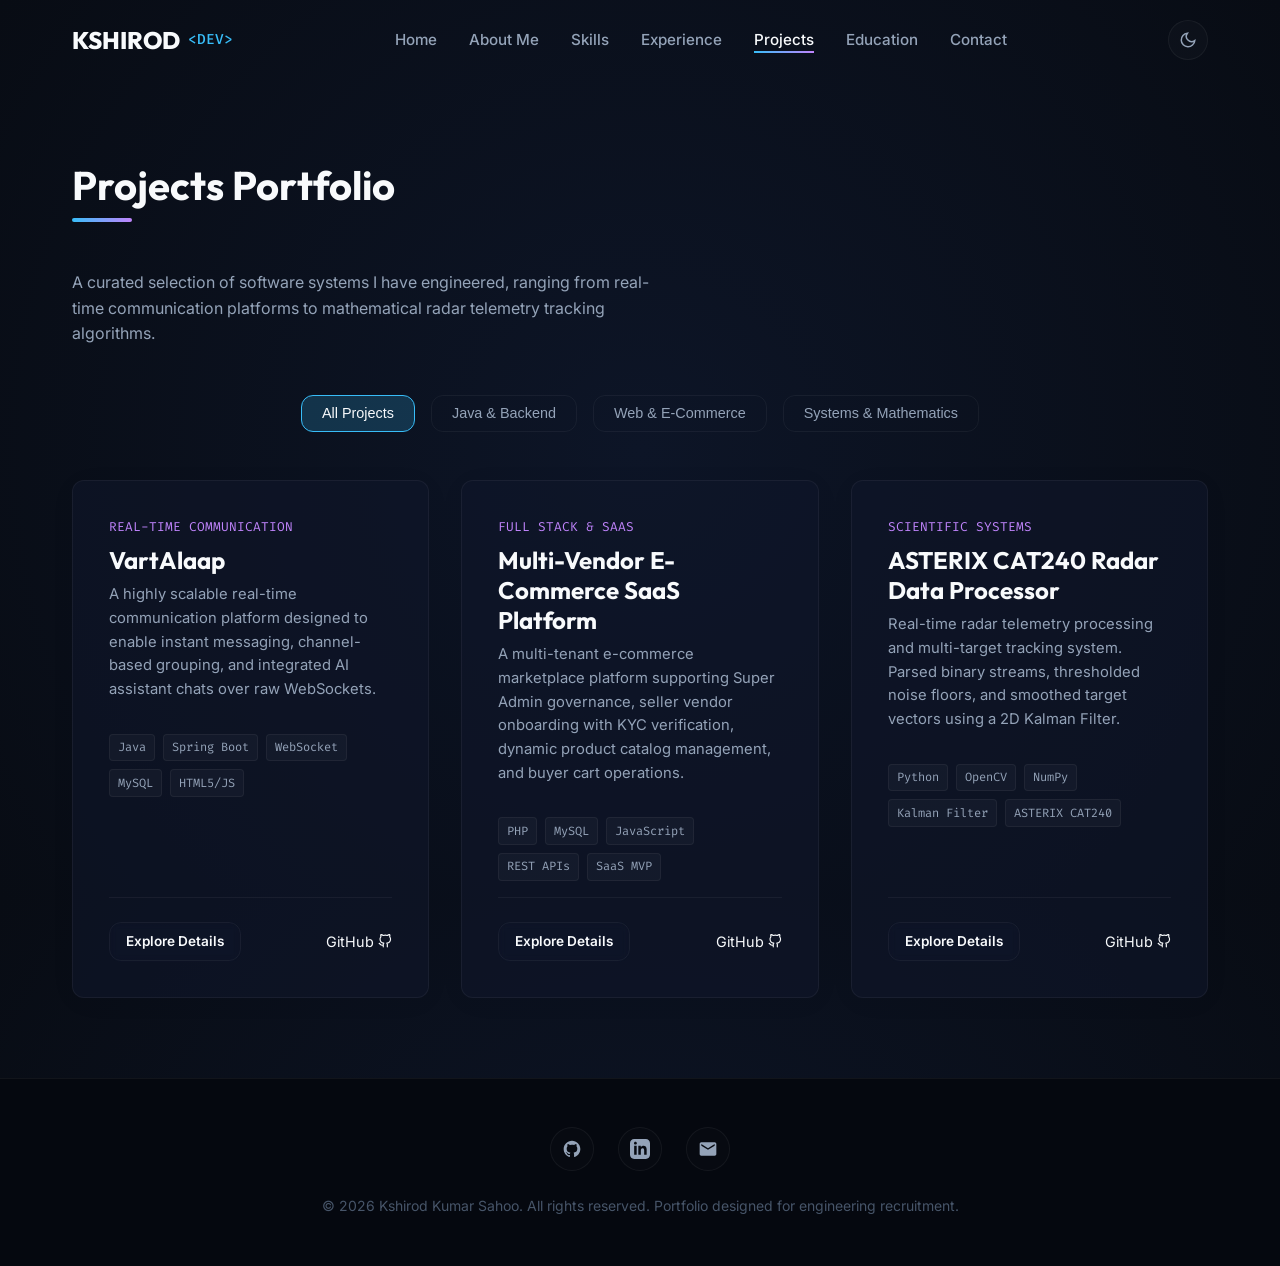
<file: projects.html>
<!DOCTYPE html>
<html lang="en">
<head>
    <link rel="icon" type="image/svg+xml" href="assets/icons/favicon.svg">
    <meta charset="UTF-8">
    <meta name="viewport" content="width=device-width, initial-scale=1.0">
    <meta name="description" content="Projects by Kshirod Kumar Sahoo, featuring VartAlaap real-time communication platform and ASTERIX CAT240 Radar data tracker system.">
    <title>Projects Showcase | Kshirod Kumar Sahoo</title>
    <link rel="stylesheet" href="css/style.css">
    <link rel="stylesheet" href="css/responsive.css">
    <link rel="stylesheet" href="css/animations.css">
    
    <style>
        .filter-container {
            display: flex;
            justify-content: center;
            gap: 1rem;
            margin-bottom: 3rem;
            flex-wrap: wrap;
        }

        .filter-btn {
            background: transparent;
            border: 1px solid var(--card-border);
            color: var(--text-secondary);
            padding: 0.6rem 1.25rem;
            border-radius: var(--border-radius);
            cursor: pointer;
            font-size: 0.9rem;
            font-weight: 500;
            transition: all var(--transition-fast);
        }

        .filter-btn.active, .filter-btn:hover {
            background: var(--primary-glow);
            color: var(--text-primary);
            border-color: var(--primary-color);
        }

        .project-card {
            display: flex;
            flex-direction: column;
            height: 100%;
            transition: opacity var(--transition-normal);
        }

        .project-tags {
            display: flex;
            gap: 0.5rem;
            flex-wrap: wrap;
            margin: 1rem 0;
        }

        .project-tag {
            font-family: 'Fira Code', monospace;
            font-size: 0.75rem;
            background-color: rgba(255, 255, 255, 0.03);
            border: 1px solid var(--card-border);
            color: var(--text-secondary);
            padding: 0.2rem 0.5rem;
            border-radius: 4px;
        }

        .project-card-footer {
            margin-top: auto;
            display: flex;
            justify-content: space-between;
            align-items: center;
            padding-top: 1.5rem;
            border-top: 1px solid var(--card-border);
        }
    </style>
</head>
<body>

    <!-- Scroll Progress Indicator -->
    <div id="scroll-progress" aria-hidden="true"></div>

    <!-- Background Canvas -->
    <canvas id="bg-canvas"></canvas>

    <!-- Navigation Header -->
    <header class="site-header">
        <nav class="nav-container" aria-label="Main Navigation">
            <div class="logo">
                <a href="index.html" aria-label="Kshirod Kumar Sahoo Home">
                    <span>KSHIROD</span>
                    <span class="logo-tag">&lt;DEV&gt;</span>
                </a>
            </div>
            <ul class="nav-links">
                <li><a href="index.html">Home</a></li>
                <li><a href="about.html">About Me</a></li>
                <li><a href="skills.html">Skills</a></li>
                <li><a href="experience.html">Experience</a></li>
                <li><a href="projects.html" class="active">Projects</a></li>
                <li><a href="education.html">Education</a></li>
                <li><a href="contact.html">Contact</a></li>
            </ul>
            <div class="nav-actions">
                <button id="theme-toggle" class="theme-toggle" aria-label="Toggle light and dark mode">
                    <svg class="moon-icon" viewBox="0 0 24 24" fill="none" stroke="currentColor">
                        <path d="M21 12.79A9 9 0 1 1 11.21 3 7 7 0 0 0 21 12.79z"></path>
                    </svg>
                    <svg class="sun-icon" viewBox="0 0 24 24" fill="none" stroke="currentColor">
                        <circle cx="12" cy="12" r="5"></circle>
                        <line x1="12" y1="1" x2="12" y2="3"></line>
                        <line x1="12" y1="21" x2="12" y2="23"></line>
                        <line x1="4.22" y1="4.22" x2="5.64" y2="5.64"></line>
                        <line x1="18.36" y1="18.36" x2="19.78" y2="19.78"></line>
                        <line x1="1" y1="12" x2="3" y2="12"></line>
                        <line x1="21" y1="12" x2="23" y2="12"></line>
                        <line x1="4.22" y1="19.78" x2="5.64" y2="18.36"></line>
                        <line x1="18.36" y1="5.64" x2="19.78" y2="4.22"></line>
                    </svg>
                </button>
                <button class="mobile-nav-toggle" aria-expanded="false" aria-label="Toggle navigation menu">
                    <span></span>
                    <span></span>
                    <span></span>
                </button>
            </div>
        </nav>
    </header>

    <!-- Main Content Area -->
    <main class="main-content">
        <section class="section-container animate-slide-up">
            <h1 class="section-title">Projects Portfolio</h1>
            <p style="color: var(--text-secondary); max-width: 600px; margin-bottom: 3rem;">
                A curated selection of software systems I have engineered, ranging from real-time communication platforms to mathematical radar telemetry tracking algorithms.
            </p>

            <!-- Filters -->
            <div class="filter-container">
                <button class="filter-btn active" data-filter="all" aria-label="Show all projects">All Projects</button>
                <button class="filter-btn" data-filter="java" aria-label="Filter Java backend projects">Java &amp; Backend</button>
                <button class="filter-btn" data-filter="web" aria-label="Filter Web & E-Commerce projects">Web &amp; E-Commerce</button>
                <button class="filter-btn" data-filter="python" aria-label="Filter Python systems projects">Systems &amp; Mathematics</button>
            </div>

            <!-- Projects Grid -->
            <div class="grid-container">
                
                <!-- Project 1: VartAlaap -->
                <div class="glass-card project-card" data-category="java">
                    <span style="font-size: 0.8rem; font-family: 'Fira Code', monospace; color: var(--accent-color); text-transform: uppercase;">Real-Time Communication</span>
                    <h2 style="font-size: 1.5rem; margin: 0.5rem 0;">VartAlaap</h2>
                    <p style="color: var(--text-secondary); font-size: 0.925rem; line-height: 1.6; margin-bottom: 1rem;">
                        A highly scalable real-time communication platform designed to enable instant messaging, channel-based grouping, and integrated AI assistant chats over raw WebSockets.
                    </p>
                    <div class="project-tags">
                        <span class="project-tag">Java</span>
                        <span class="project-tag">Spring Boot</span>
                        <span class="project-tag">WebSocket</span>
                        <span class="project-tag">MySQL</span>
                        <span class="project-tag">HTML5/JS</span>
                    </div>
                    <div class="project-card-footer">
                        <a href="projects/vartalaap.html" class="btn btn-secondary" style="padding: 0.5rem 1rem; font-size: 0.85rem;" aria-label="Explore VartAlaap details">Explore Details</a>
                        <a href="https://github.com/devkkx/VARTALAAP" target="_blank" rel="noopener noreferrer" style="color: var(--text-primary); font-size: 0.9rem; display: flex; align-items: center; gap: 0.25rem;" aria-label="VartAlaap GitHub repository">
                            GitHub
                            <svg width="14" height="14" viewBox="0 0 24 24" fill="none" stroke="currentColor" stroke-width="2" stroke-linecap="round" stroke-linejoin="round"><path d="M9 19c-5 1.5-5-2.5-7-3m14 6v-3.87a3.37 3.37 0 0 0-.94-2.61c3.14-.35 6.44-1.54 6.44-7A5.44 5.44 0 0 0 20 4.77 5.07 5.07 0 0 0 19.91 1S18.73.65 16 2.48a13.38 13.38 0 0 0-7 0C6.27.65 5.09 1 5.09 1A5.07 5.07 0 0 0 5 4.77a5.44 5.44 0 0 0-1.5 3.78c0 5.42 3.3 6.61 6.44 7A3.37 3.37 0 0 0 9 18.13V22"></path></svg>
                        </a>
                    </div>
                </div>

                <!-- Project 2: Multi-Vendor E-Commerce SaaS -->
                <div class="glass-card project-card" data-category="web">
                    <span style="font-size: 0.8rem; font-family: 'Fira Code', monospace; color: var(--accent-color); text-transform: uppercase;">Full Stack &amp; SaaS</span>
                    <h2 style="font-size: 1.5rem; margin: 0.5rem 0;">Multi-Vendor E-Commerce SaaS Platform</h2>
                    <p style="color: var(--text-secondary); font-size: 0.925rem; line-height: 1.6; margin-bottom: 1rem;">
                        A multi-tenant e-commerce marketplace platform supporting Super Admin governance, seller vendor onboarding with KYC verification, dynamic product catalog management, and buyer cart operations.
                    </p>
                    <div class="project-tags">
                        <span class="project-tag">PHP</span>
                        <span class="project-tag">MySQL</span>
                        <span class="project-tag">JavaScript</span>
                        <span class="project-tag">REST APIs</span>
                        <span class="project-tag">SaaS MVP</span>
                    </div>
                    <div class="project-card-footer">
                        <a href="projects/ecommerce-saas.html" class="btn btn-secondary" style="padding: 0.5rem 1rem; font-size: 0.85rem;" aria-label="Explore E-Commerce SaaS details">Explore Details</a>
                        <a href="https://github.com/devkkx/e-commercial" target="_blank" rel="noopener noreferrer" style="color: var(--text-primary); font-size: 0.9rem; display: flex; align-items: center; gap: 0.25rem;" aria-label="E-Commerce GitHub repository">
                            GitHub
                            <svg width="14" height="14" viewBox="0 0 24 24" fill="none" stroke="currentColor" stroke-width="2" stroke-linecap="round" stroke-linejoin="round"><path d="M9 19c-5 1.5-5-2.5-7-3m14 6v-3.87a3.37 3.37 0 0 0-.94-2.61c3.14-.35 6.44-1.54 6.44-7A5.44 5.44 0 0 0 20 4.77 5.07 5.07 0 0 0 19.91 1S18.73.65 16 2.48a13.38 13.38 0 0 0-7 0C6.27.65 5.09 1 5.09 1A5.07 5.07 0 0 0 5 4.77a5.44 5.44 0 0 0-1.5 3.78c0 5.42 3.3 6.61 6.44 7A3.37 3.37 0 0 0 9 18.13V22"></path></svg>
                        </a>
                    </div>
                </div>

                <!-- Project 3: Radar Tracker -->
                <div class="glass-card project-card" data-category="python">
                    <span style="font-size: 0.8rem; font-family: 'Fira Code', monospace; color: var(--accent-color); text-transform: uppercase;">Scientific Systems</span>
                    <h2 style="font-size: 1.5rem; margin: 0.5rem 0;">ASTERIX CAT240 Radar Data Processor</h2>
                    <p style="color: var(--text-secondary); font-size: 0.925rem; line-height: 1.6; margin-bottom: 1rem;">
                        Real-time radar telemetry processing and multi-target tracking system. Parsed binary streams, thresholded noise floors, and smoothed target vectors using a 2D Kalman Filter.
                    </p>
                    <div class="project-tags">
                        <span class="project-tag">Python</span>
                        <span class="project-tag">OpenCV</span>
                        <span class="project-tag">NumPy</span>
                        <span class="project-tag">Kalman Filter</span>
                        <span class="project-tag">ASTERIX CAT240</span>
                    </div>
                    <div class="project-card-footer">
                        <a href="projects/radar-tracker.html" class="btn btn-secondary" style="padding: 0.5rem 1rem; font-size: 0.85rem;" aria-label="Explore Radar Data Processor details">Explore Details</a>
                        <a href="https://github.com/devkkx" target="_blank" rel="noopener noreferrer" style="color: var(--text-primary); font-size: 0.9rem; display: flex; align-items: center; gap: 0.25rem;" aria-label="Radar Data Processor GitHub repository">
                            GitHub
                            <svg width="14" height="14" viewBox="0 0 24 24" fill="none" stroke="currentColor" stroke-width="2" stroke-linecap="round" stroke-linejoin="round"><path d="M9 19c-5 1.5-5-2.5-7-3m14 6v-3.87a3.37 3.37 0 0 0-.94-2.61c3.14-.35 6.44-1.54 6.44-7A5.44 5.44 0 0 0 20 4.77 5.07 5.07 0 0 0 19.91 1S18.73.65 16 2.48a13.38 13.38 0 0 0-7 0C6.27.65 5.09 1 5.09 1A5.07 5.07 0 0 0 5 4.77a5.44 5.44 0 0 0-1.5 3.78c0 5.42 3.3 6.61 6.44 7A3.37 3.37 0 0 0 9 18.13V22"></path></svg>
                        </a>
                    </div>
                </div>

            </div>
        </section>
    </main>

    <!-- Footer -->
    <footer class="site-footer">
        <div class="footer-container">
            <div class="footer-socials">
                <a href="https://github.com/devkkx" target="_blank" rel="noopener noreferrer" aria-label="GitHub Profile">
                    <svg viewBox="0 0 24 24"><path d="M12 2C6.477 2 2 6.477 2 12c0 4.42 2.865 8.166 6.839 9.489.5.092.682-.217.682-.482 0-.237-.008-.866-.013-1.7-2.782.603-3.369-1.34-3.369-1.34-.454-1.156-1.11-1.462-1.11-1.462-.908-.62.069-.608.069-.608 1.003.07 1.531 1.03 1.531 1.03.892 1.529 2.341 1.087 2.91.831.092-.646.35-1.086.636-1.336-2.22-.253-4.555-1.11-4.555-4.943 0-1.091.39-1.984 1.029-2.683-.103-.253-.446-1.27.098-2.647 0 0 .84-.269 2.75 1.025A9.564 9.564 0 0112 6.844c.85.004 1.705.115 2.504.337 1.909-1.294 2.747-1.025 2.747-1.025.546 1.377.203 2.394.1 2.647.64.699 1.028 1.592 1.028 2.683 0 3.842-2.339 4.687-4.566 4.935.359.309.678.919.678 1.852 0 1.336-.012 2.415-.012 2.743 0 .267.18.579.688.481C19.138 20.161 22 16.416 22 12c0-5.523-4.477-10-10-10z"/></svg>
                </a>
                <a href="https://www.linkedin.com/in/kshirod-kumar-sahoo-2a0530296/" target="_blank" rel="noopener noreferrer" aria-label="LinkedIn Profile">
                    <svg viewBox="0 0 24 24"><path d="M19 0h-14c-2.761 0-5 2.239-5 5v14c0 2.761 2.239 5 5 5h14c2.762 0 5-2.239 5-5v-14c0-2.761-2.238-5-5-5zm-11 19h-3v-11h3v11zm-1.5-12.268c-.966 0-1.75-.779-1.75-1.75s.784-1.75 1.75-1.75 1.75.779 1.75 1.75-.784 1.75-1.75 1.75zm13.5 12.268h-3v-5.604c0-3.368-4-3.113-4 0v5.604h-3v-11h3v1.765c1.396-2.586 7-2.777 7 2.476v6.759z"/></svg>
                </a>
                <a href="mailto:kshirodsahoo2003@gmail.com" aria-label="Send Email">
                    <svg viewBox="0 0 24 24"><path d="M20 4H4c-1.1 0-1.99.9-1.99 2L2 18c0 1.1.9 2 2 2h16c1.1 0 2-.9 2-2V6c0-1.1-.9-2-2-2zm0 4l-8 5-8-5V6l8 5 8-5v2z"/></svg>
                </a>
            </div>
            <p class="footer-text">&copy; 2026 Kshirod Kumar Sahoo. All rights reserved. Portfolio designed for engineering recruitment.</p>
        </div>
    </footer>

    <!-- JS Scripts -->
    <script src="js/main.js"></script>
    <script src="js/projects.js"></script>
</body>
</html>
</file>
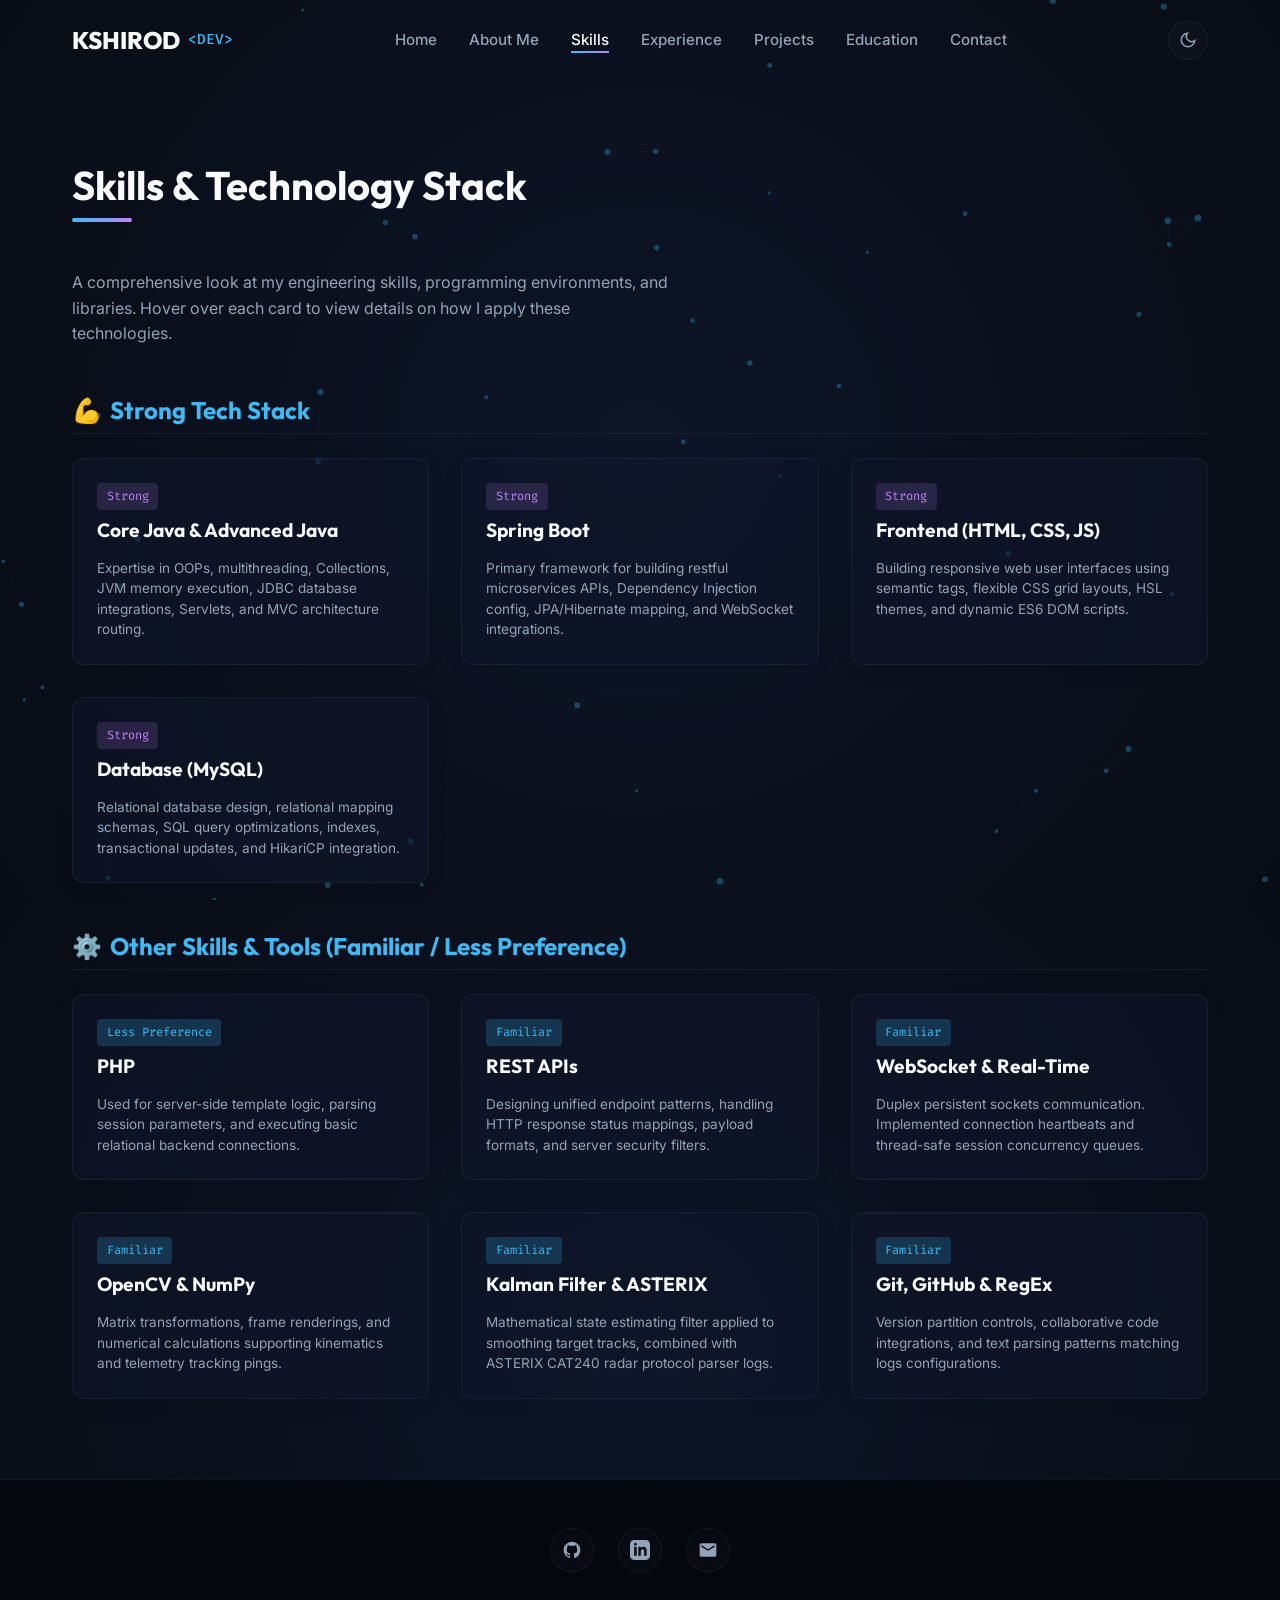
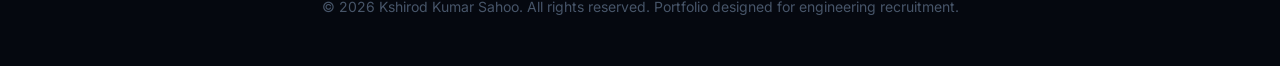
<file: skills.html>
<!DOCTYPE html>
<html lang="en">
<head>
    <link rel="icon" type="image/svg+xml" href="assets/icons/favicon.svg">
    <meta charset="UTF-8">
    <meta name="viewport" content="width=device-width, initial-scale=1.0">
    <meta name="description" content="Technical Skills of Kshirod Kumar Sahoo. Categorized list of skills including Java, Spring Boot, MySQL, JavaScript, WebSockets, Kalman Filter, and OpenCV.">
    <title>Skills & Tech Stack | Kshirod Kumar Sahoo</title>
    <link rel="stylesheet" href="css/style.css">
    <link rel="stylesheet" href="css/responsive.css">
    <link rel="stylesheet" href="css/animations.css">
    <style>
        .skills-category-title {
            font-size: 1.5rem;
            margin-top: 3rem;
            margin-bottom: 1.5rem;
            color: var(--primary-color);
            display: flex;
            align-items: center;
            gap: 0.5rem;
            border-bottom: 1px solid var(--card-border);
            padding-bottom: 0.5rem;
        }

        .skill-card {
            position: relative;
            overflow: hidden;
            display: flex;
            flex-direction: column;
            gap: 0.5rem;
            padding: 1.5rem;
        }

        .skill-badge {
            font-family: 'Fira Code', monospace;
            font-size: 0.75rem;
            background-color: var(--primary-glow);
            color: var(--primary-color);
            padding: 0.25rem 0.6rem;
            border-radius: 4px;
            width: fit-content;
        }

        .skill-desc {
            font-size: 0.85rem;
            color: var(--text-secondary);
            margin-top: 0.5rem;
            line-height: 1.5;
        }
    </style>
</head>
<body>

    <!-- Scroll Progress Indicator -->
    <div id="scroll-progress" aria-hidden="true"></div>

    <!-- Background Canvas -->
    <canvas id="bg-canvas"></canvas>

    <!-- Navigation Header -->
    <header class="site-header">
        <nav class="nav-container" aria-label="Main Navigation">
            <div class="logo">
                <a href="index.html" aria-label="Kshirod Kumar Sahoo Home">
                    <span>KSHIROD</span>
                    <span class="logo-tag">&lt;DEV&gt;</span>
                </a>
            </div>
            <ul class="nav-links">
                <li><a href="index.html">Home</a></li>
                <li><a href="about.html">About Me</a></li>
                <li><a href="skills.html" class="active">Skills</a></li>
                <li><a href="experience.html">Experience</a></li>
                <li><a href="projects.html">Projects</a></li>
                <li><a href="education.html">Education</a></li>
                <li><a href="contact.html">Contact</a></li>
            </ul>
            <div class="nav-actions">
                <button id="theme-toggle" class="theme-toggle" aria-label="Toggle light and dark mode">
                    <svg class="moon-icon" viewBox="0 0 24 24" fill="none" stroke="currentColor">
                        <path d="M21 12.79A9 9 0 1 1 11.21 3 7 7 0 0 0 21 12.79z"></path>
                    </svg>
                    <svg class="sun-icon" viewBox="0 0 24 24" fill="none" stroke="currentColor">
                        <circle cx="12" cy="12" r="5"></circle>
                        <line x1="12" y1="1" x2="12" y2="3"></line>
                        <line x1="12" y1="21" x2="12" y2="23"></line>
                        <line x1="4.22" y1="4.22" x2="5.64" y2="5.64"></line>
                        <line x1="18.36" y1="18.36" x2="19.78" y2="19.78"></line>
                        <line x1="1" y1="12" x2="3" y2="12"></line>
                        <line x1="21" y1="12" x2="23" y2="12"></line>
                        <line x1="4.22" y1="19.78" x2="5.64" y2="18.36"></line>
                        <line x1="18.36" y1="5.64" x2="19.78" y2="4.22"></line>
                    </svg>
                </button>
                <button class="mobile-nav-toggle" aria-expanded="false" aria-label="Toggle navigation menu">
                    <span></span>
                    <span></span>
                    <span></span>
                </button>
            </div>
        </nav>
    </header>

    <!-- Main Content Area -->
    <main class="main-content">
        <section class="section-container animate-slide-up">
            <h1 class="section-title">Skills &amp; Technology Stack</h1>
            <p style="color: var(--text-secondary); max-width: 600px; margin-bottom: 2rem;">
                A comprehensive look at my engineering skills, programming environments, and libraries. Hover over each card to view details on how I apply these technologies.
            </p>

            <!-- 1. Strong Tech Stack -->
            <h2 class="skills-category-title">
                <span>💪</span> Strong Tech Stack
            </h2>
            <div class="grid-container">
                <div class="glass-card skill-card">
                    <span class="skill-badge" style="background-color: var(--accent-glow); color: var(--accent-color);">Strong</span>
                    <h3 style="font-size: 1.2rem;">Core Java &amp; Advanced Java</h3>
                    <p class="skill-desc">Expertise in OOPs, multithreading, Collections, JVM memory execution, JDBC database integrations, Servlets, and MVC architecture routing.</p>
                </div>
                <div class="glass-card skill-card">
                    <span class="skill-badge" style="background-color: var(--accent-glow); color: var(--accent-color);">Strong</span>
                    <h3 style="font-size: 1.2rem;">Spring Boot</h3>
                    <p class="skill-desc">Primary framework for building restful microservices APIs, Dependency Injection config, JPA/Hibernate mapping, and WebSocket integrations.</p>
                </div>
                <div class="glass-card skill-card">
                    <span class="skill-badge" style="background-color: var(--accent-glow); color: var(--accent-color);">Strong</span>
                    <h3 style="font-size: 1.2rem;">Frontend (HTML, CSS, JS)</h3>
                    <p class="skill-desc">Building responsive web user interfaces using semantic tags, flexible CSS grid layouts, HSL themes, and dynamic ES6 DOM scripts.</p>
                </div>
                <div class="glass-card skill-card">
                    <span class="skill-badge" style="background-color: var(--accent-glow); color: var(--accent-color);">Strong</span>
                    <h3 style="font-size: 1.2rem;">Database (MySQL)</h3>
                    <p class="skill-desc">Relational database design, relational mapping schemas, SQL query optimizations, indexes, transactional updates, and HikariCP integration.</p>
                </div>
            </div>

            <!-- 2. Other Skills & Tools (Familiar / Less Preference) -->
            <h2 class="skills-category-title">
                <span>⚙️</span> Other Skills &amp; Tools (Familiar / Less Preference)
            </h2>
            <div class="grid-container">
                <div class="glass-card skill-card">
                    <span class="skill-badge">Less Preference</span>
                    <h3 style="font-size: 1.2rem;">PHP</h3>
                    <p class="skill-desc">Used for server-side template logic, parsing session parameters, and executing basic relational backend connections.</p>
                </div>
                <div class="glass-card skill-card">
                    <span class="skill-badge">Familiar</span>
                    <h3 style="font-size: 1.2rem;">REST APIs</h3>
                    <p class="skill-desc">Designing unified endpoint patterns, handling HTTP response status mappings, payload formats, and server security filters.</p>
                </div>
                <div class="glass-card skill-card">
                    <span class="skill-badge">Familiar</span>
                    <h3 style="font-size: 1.2rem;">WebSocket &amp; Real-Time</h3>
                    <p class="skill-desc">Duplex persistent sockets communication. Implemented connection heartbeats and thread-safe session concurrency queues.</p>
                </div>
                <div class="glass-card skill-card">
                    <span class="skill-badge">Familiar</span>
                    <h3 style="font-size: 1.2rem;">OpenCV &amp; NumPy</h3>
                    <p class="skill-desc">Matrix transformations, frame renderings, and numerical calculations supporting kinematics and telemetry tracking pings.</p>
                </div>
                <div class="glass-card skill-card">
                    <span class="skill-badge">Familiar</span>
                    <h3 style="font-size: 1.2rem;">Kalman Filter &amp; ASTERIX</h3>
                    <p class="skill-desc">Mathematical state estimating filter applied to smoothing target tracks, combined with ASTERIX CAT240 radar protocol parser logs.</p>
                </div>
                <div class="glass-card skill-card">
                    <span class="skill-badge">Familiar</span>
                    <h3 style="font-size: 1.2rem;">Git, GitHub &amp; RegEx</h3>
                    <p class="skill-desc">Version partition controls, collaborative code integrations, and text parsing patterns matching logs configurations.</p>
                </div>
            </div>
        </section>
    </main>

    <!-- Footer -->
    <footer class="site-footer">
        <div class="footer-container">
            <div class="footer-socials">
                <a href="https://github.com/devkkx" target="_blank" rel="noopener noreferrer" aria-label="GitHub Profile">
                    <svg viewBox="0 0 24 24"><path d="M12 2C6.477 2 2 6.477 2 12c0 4.42 2.865 8.166 6.839 9.489.5.092.682-.217.682-.482 0-.237-.008-.866-.013-1.7-2.782.603-3.369-1.34-3.369-1.34-.454-1.156-1.11-1.462-1.11-1.462-.908-.62.069-.608.069-.608 1.003.07 1.531 1.03 1.531 1.03.892 1.529 2.341 1.087 2.91.831.092-.646.35-1.086.636-1.336-2.22-.253-4.555-1.11-4.555-4.943 0-1.091.39-1.984 1.029-2.683-.103-.253-.446-1.27.098-2.647 0 0 .84-.269 2.75 1.025A9.564 9.564 0 0112 6.844c.85.004 1.705.115 2.504.337 1.909-1.294 2.747-1.025 2.747-1.025.546 1.377.203 2.394.1 2.647.64.699 1.028 1.592 1.028 2.683 0 3.842-2.339 4.687-4.566 4.935.359.309.678.919.678 1.852 0 1.336-.012 2.415-.012 2.743 0 .267.18.579.688.481C19.138 20.161 22 16.416 22 12c0-5.523-4.477-10-10-10z"/></svg>
                </a>
                <a href="https://www.linkedin.com/in/kshirod-kumar-sahoo-2a0530296/" target="_blank" rel="noopener noreferrer" aria-label="LinkedIn Profile">
                    <svg viewBox="0 0 24 24"><path d="M19 0h-14c-2.761 0-5 2.239-5 5v14c0 2.761 2.239 5 5 5h14c2.762 0 5-2.239 5-5v-14c0-2.761-2.238-5-5-5zm-11 19h-3v-11h3v11zm-1.5-12.268c-.966 0-1.75-.779-1.75-1.75s.784-1.75 1.75-1.75 1.75.779 1.75 1.75-.784 1.75-1.75 1.75zm13.5 12.268h-3v-5.604c0-3.368-4-3.113-4 0v5.604h-3v-11h3v1.765c1.396-2.586 7-2.777 7 2.476v6.759z"/></svg>
                </a>
                <a href="mailto:kshirodsahoo2003@gmail.com" aria-label="Send Email">
                    <svg viewBox="0 0 24 24"><path d="M20 4H4c-1.1 0-1.99.9-1.99 2L2 18c0 1.1.9 2 2 2h16c1.1 0 2-.9 2-2V6c0-1.1-.9-2-2-2zm0 4l-8 5-8-5V6l8 5 8-5v2z"/></svg>
                </a>
            </div>
            <p class="footer-text">&copy; 2026 Kshirod Kumar Sahoo. All rights reserved. Portfolio designed for engineering recruitment.</p>
        </div>
    </footer>

    <!-- JS Scripts -->
    <script src="js/main.js"></script>
    <script src="js/animations.js"></script>
</body>
</html>
</file>
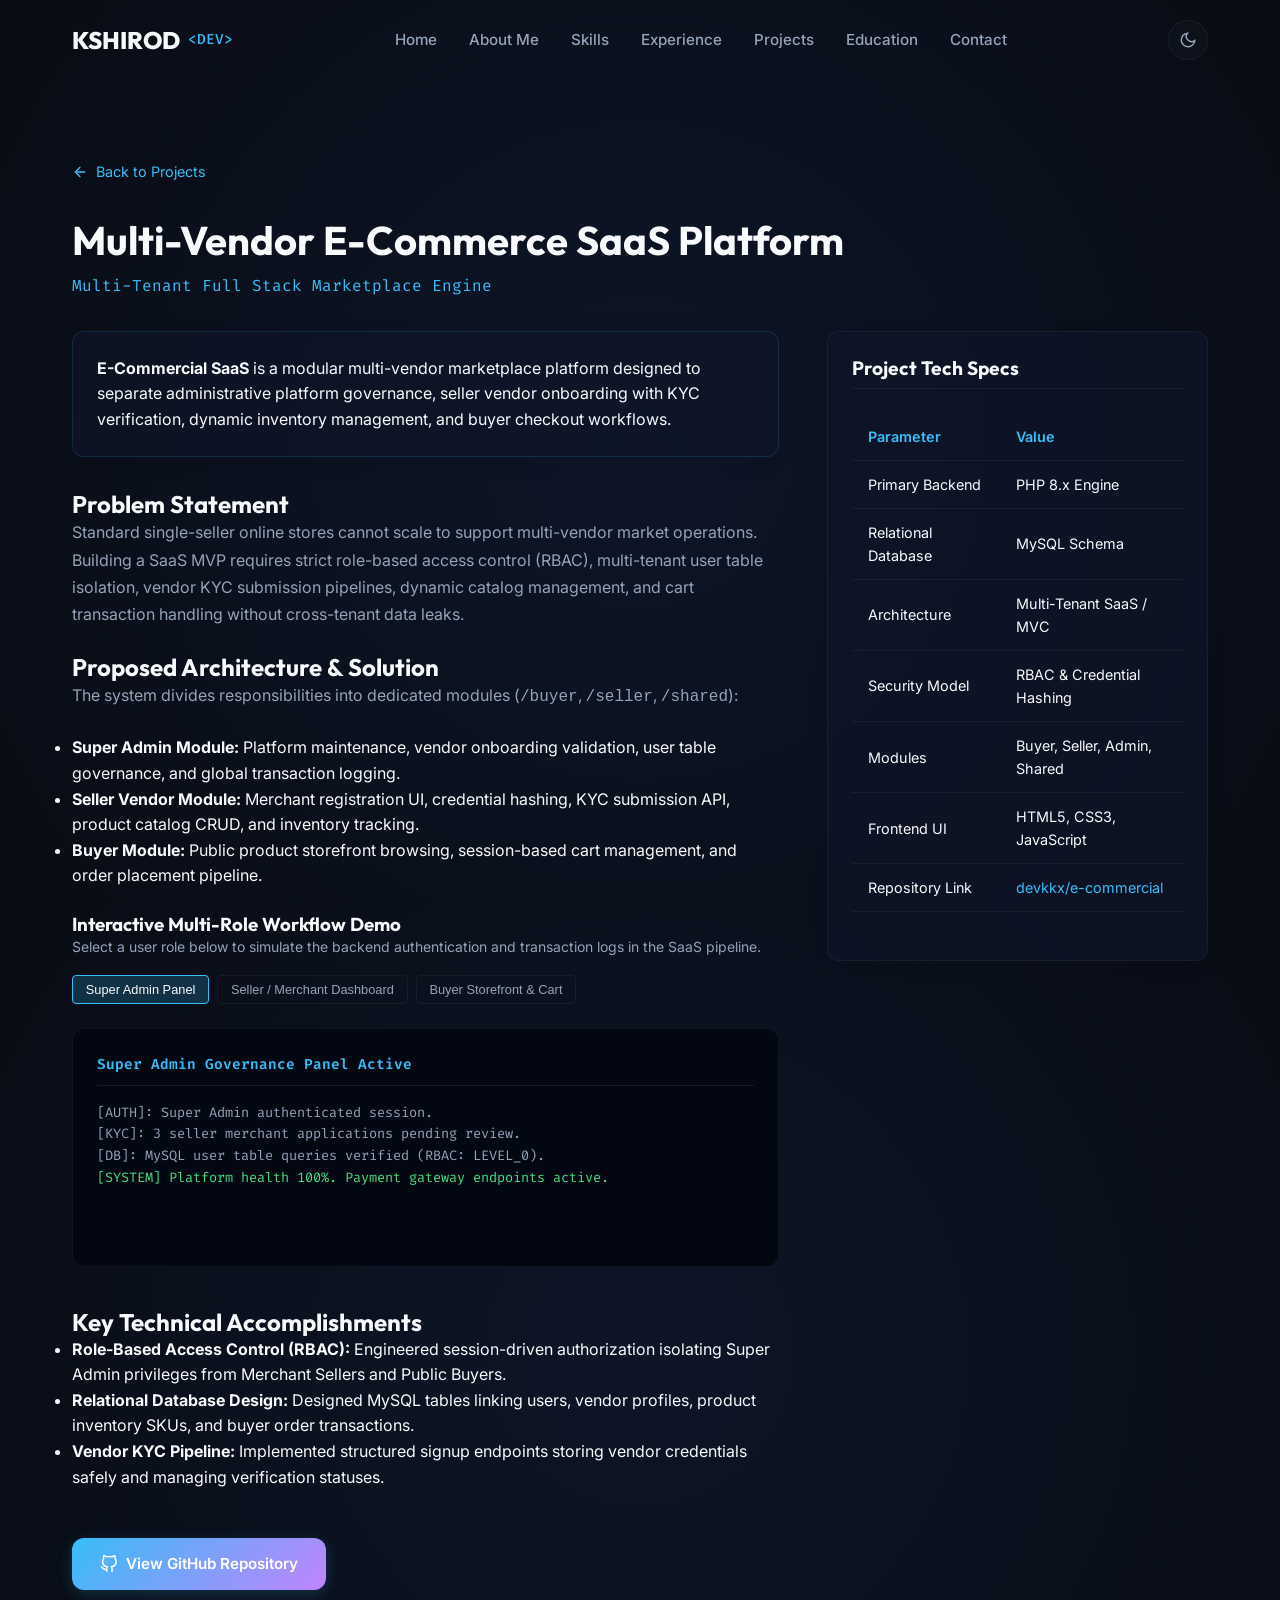
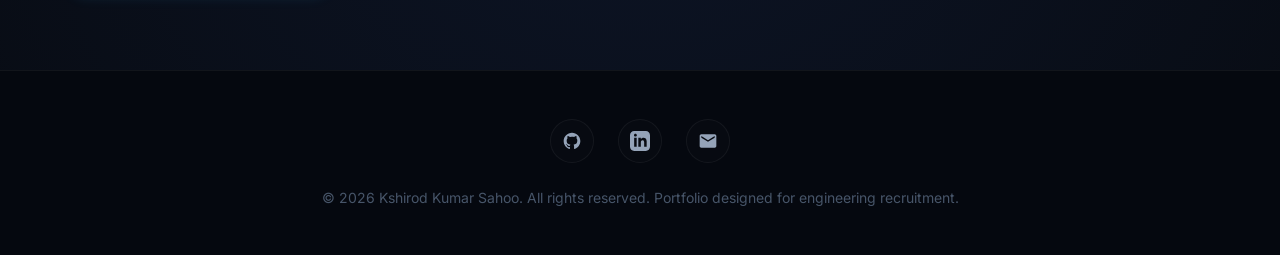
<file: projects/ecommerce-saas.html>
<!DOCTYPE html>
<html lang="en">
<head>
    <link rel="icon" type="image/svg+xml" href="../assets/icons/favicon.svg">
    <meta charset="UTF-8">
    <meta name="viewport" content="width=device-width, initial-scale=1.0">
    <meta name="description" content="Multi-Vendor E-Commerce SaaS Platform - Full Stack Web Application by Kshirod Kumar Sahoo. Role-based authentication, vendor onboarding, product catalog management, and database design.">
    <title>E-Commerce SaaS Details | Kshirod Kumar Sahoo</title>
    <!-- Relative paths since we are in projects/ subdirectory -->
    <link rel="stylesheet" href="../css/style.css">
    <link rel="stylesheet" href="../css/responsive.css">
    <link rel="stylesheet" href="../css/animations.css">
    
    <style>
        .project-detail-layout {
            display: grid;
            grid-template-columns: 1.3fr 0.7fr;
            gap: 3rem;
            align-items: start;
        }

        .tech-spec-table {
            width: 100%;
            border-collapse: collapse;
            margin: 1.5rem 0;
            font-size: 0.9rem;
        }

        .tech-spec-table th, .tech-spec-table td {
            padding: 0.75rem 1rem;
            border-bottom: 1px solid var(--card-border);
            text-align: left;
        }

        .tech-spec-table th {
            color: var(--primary-color);
            font-weight: 600;
        }

        /* Interactive role switcher UI */
        .mock-console {
            background-color: #030712;
            border: 1px solid var(--card-border);
            border-radius: var(--border-radius);
            font-family: 'Fira Code', monospace;
            padding: 1.5rem;
            margin-top: 1.5rem;
        }

        .mock-role-title {
            color: var(--primary-color);
            border-bottom: 1px solid rgba(255, 255, 255, 0.08);
            padding-bottom: 0.5rem;
            margin-bottom: 1rem;
            font-size: 0.9rem;
            font-weight: 600;
        }

        .mock-log-window {
            height: 140px;
            overflow-y: auto;
            font-size: 0.85rem;
            color: var(--text-secondary);
            line-height: 1.6;
        }

        .system-msg {
            color: var(--accent-green);
        }

        .role-mode-btn {
            background: transparent;
            border: 1px solid var(--card-border);
            color: var(--text-secondary);
            padding: 0.4rem 0.8rem;
            font-size: 0.8rem;
            border-radius: 4px;
            cursor: pointer;
            transition: all var(--transition-fast);
        }

        .role-mode-btn.active, .role-mode-btn:hover {
            border-color: var(--primary-color);
            color: var(--text-primary);
            background-color: var(--primary-glow);
        }

        @media (max-width: 900px) {
            .project-detail-layout {
                grid-template-columns: 1fr;
                gap: 2.5rem;
            }
        }
    </style>
</head>
<body>

    <!-- Scroll Progress Indicator -->
    <div id="scroll-progress" aria-hidden="true"></div>

    <!-- Background Canvas -->
    <canvas id="bg-canvas"></canvas>

    <!-- Navigation Header -->
    <header class="site-header">
        <nav class="nav-container" aria-label="Main Navigation">
            <div class="logo">
                <a href="../index.html" aria-label="Kshirod Kumar Sahoo Home">
                    <span>KSHIROD</span>
                    <span class="logo-tag">&lt;DEV&gt;</span>
                </a>
            </div>
            <ul class="nav-links">
                <li><a href="../index.html">Home</a></li>
                <li><a href="../about.html">About Me</a></li>
                <li><a href="../skills.html">Skills</a></li>
                <li><a href="../experience.html">Experience</a></li>
                <li><a href="../projects.html" class="active">Projects</a></li>
                <li><a href="../education.html">Education</a></li>
                <li><a href="../contact.html">Contact</a></li>
            </ul>
            <div class="nav-actions">
                <button id="theme-toggle" class="theme-toggle" aria-label="Toggle light and dark mode">
                    <svg class="moon-icon" viewBox="0 0 24 24" fill="none" stroke="currentColor">
                        <path d="M21 12.79A9 9 0 1 1 11.21 3 7 7 0 0 0 21 12.79z"></path>
                    </svg>
                    <svg class="sun-icon" viewBox="0 0 24 24" fill="none" stroke="currentColor">
                        <circle cx="12" cy="12" r="5"></circle>
                        <line x1="12" y1="1" x2="12" y2="3"></line>
                        <line x1="12" y1="21" x2="12" y2="23"></line>
                        <line x1="4.22" y1="4.22" x2="5.64" y2="5.64"></line>
                        <line x1="18.36" y1="18.36" x2="19.78" y2="19.78"></line>
                        <line x1="1" y1="12" x2="3" y2="12"></line>
                        <line x1="21" y1="12" x2="23" y2="12"></line>
                        <line x1="4.22" y1="19.78" x2="5.64" y2="18.36"></line>
                        <line x1="18.36" y1="5.64" x2="19.78" y2="4.22"></line>
                    </svg>
                </button>
                <button class="mobile-nav-toggle" aria-expanded="false" aria-label="Toggle navigation menu">
                    <span></span>
                    <span></span>
                    <span></span>
                </button>
            </div>
        </nav>
    </header>

    <!-- Main Content Area -->
    <main class="main-content">
        <section class="section-container animate-slide-up">
            <a href="../projects.html" style="display: inline-flex; align-items: center; gap: 0.5rem; margin-bottom: 2rem; font-size: 0.9rem;">
                <svg width="16" height="16" viewBox="0 0 24 24" fill="none" stroke="currentColor" stroke-width="2" stroke-linecap="round" stroke-linejoin="round"><line x1="19" y1="12" x2="5" y2="12"></line><polyline points="12 19 5 12 12 5"></polyline></svg>
                Back to Projects
            </a>

            <h1 style="font-size: 2.5rem; margin-bottom: 0.5rem;">Multi-Vendor E-Commerce SaaS Platform</h1>
            <span style="font-family: 'Fira Code', monospace; color: var(--primary-color); display: block; margin-bottom: 2rem;">Multi-Tenant Full Stack Marketplace Engine</span>

            <div class="project-detail-layout">
                <!-- Left column: details -->
                <div>
                    <!-- Glassmorphic Info Banner -->
                    <div class="glass-card" style="padding: 1.5rem; margin-bottom: 2rem; border-color: rgba(56,189,248,0.15);">
                        <p style="color: var(--text-primary); font-size: 1rem; line-height: 1.6; margin: 0;">
                            <strong>E-Commercial SaaS</strong> is a modular multi-vendor marketplace platform designed to separate administrative platform governance, seller vendor onboarding with KYC verification, dynamic inventory management, and buyer checkout workflows.
                        </p>
                    </div>

                    <h2>Problem Statement</h2>
                    <p style="color: var(--text-secondary); margin-bottom: 1.5rem; line-height: 1.7;">
                        Standard single-seller online stores cannot scale to support multi-vendor market operations. Building a SaaS MVP requires strict role-based access control (RBAC), multi-tenant user table isolation, vendor KYC submission pipelines, dynamic catalog management, and cart transaction handling without cross-tenant data leaks.
                    </p>

                    <h2>Proposed Architecture &amp; Solution</h2>
                    <p style="color: var(--text-secondary); margin-bottom: 1.5rem; line-height: 1.7;">
                        The system divides responsibilities into dedicated modules (<code>/buyer</code>, <code>/seller</code>, <code>/shared</code>):
                    </p>
                    <ul class="exp-list" style="margin-bottom: 1.5rem;">
                        <li><strong>Super Admin Module:</strong> Platform maintenance, vendor onboarding validation, user table governance, and global transaction logging.</li>
                        <li><strong>Seller Vendor Module:</strong> Merchant registration UI, credential hashing, KYC submission API, product catalog CRUD, and inventory tracking.</li>
                        <li><strong>Buyer Module:</strong> Public product storefront browsing, session-based cart management, and order placement pipeline.</li>
                    </ul>

                    <!-- Interactive Role Workflow Console -->
                    <h3>Interactive Multi-Role Workflow Demo</h3>
                    <p style="color: var(--text-secondary); font-size: 0.875rem;">
                        Select a user role below to simulate the backend authentication and transaction logs in the SaaS pipeline.
                    </p>

                    <!-- Role Select Buttons -->
                    <div style="display: flex; gap: 0.5rem; margin-top: 1rem; flex-wrap: wrap;">
                        <button class="role-mode-btn active" onclick="switchRole('admin')">Super Admin Panel</button>
                        <button class="role-mode-btn" onclick="switchRole('seller')">Seller / Merchant Dashboard</button>
                        <button class="role-mode-btn" onclick="switchRole('buyer')">Buyer Storefront &amp; Cart</button>
                    </div>

                    <!-- Role Terminal Console -->
                    <div class="mock-console">
                        <div class="mock-role-title" id="role-title">Super Admin Governance Panel Active</div>
                        <div class="mock-log-window" id="role-log">
                            [AUTH]: Super Admin authenticated session.<br>
                            [KYC]: 3 seller merchant applications pending review.<br>
                            [DB]: MySQL user table queries verified (RBAC: LEVEL_0).<br>
                            <span class="system-msg">[SYSTEM] Platform health 100%. Payment gateway endpoints active.</span>
                        </div>
                    </div>

                    <h2 style="margin-top: 2.5rem;">Key Technical Accomplishments</h2>
                    <ul class="exp-list" style="margin-bottom: 2rem;">
                        <li>
                            <strong>Role-Based Access Control (RBAC):</strong> Engineered session-driven authorization isolating Super Admin privileges from Merchant Sellers and Public Buyers.
                        </li>
                        <li>
                            <strong>Relational Database Design:</strong> Designed MySQL tables linking users, vendor profiles, product inventory SKUs, and buyer order transactions.
                        </li>
                        <li>
                            <strong>Vendor KYC Pipeline:</strong> Implemented structured signup endpoints storing vendor credentials safely and managing verification statuses.
                        </li>
                    </ul>

                    <div style="display: flex; gap: 1rem; margin-top: 3rem;">
                        <a href="https://github.com/devkkx/e-commercial" target="_blank" rel="noopener noreferrer" class="btn btn-primary">
                            <svg width="18" height="18" viewBox="0 0 24 24" fill="none" stroke="currentColor" stroke-width="2" stroke-linecap="round" stroke-linejoin="round"><path d="M9 19c-5 1.5-5-2.5-7-3m14 6v-3.87a3.37 3.37 0 0 0-.94-2.61c3.14-.35 6.44-1.54 6.44-7A5.44 5.44 0 0 0 20 4.77 5.07 5.07 0 0 0 19.91 1S18.73.65 16 2.48a13.38 13.38 0 0 0-7 0C6.27.65 5.09 1 5.09 1A5.07 5.07 0 0 0 5 4.77a5.44 5.44 0 0 0-1.5 3.78c0 5.42 3.3 6.61 6.44 7A3.37 3.37 0 0 0 9 18.13V22"></path></svg>
                            View GitHub Repository
                        </a>
                    </div>
                </div>

                <!-- Right column: Spec sidebar -->
                <aside class="glass-card" style="padding: 1.5rem; position: sticky; top: 100px;">
                    <h3 style="font-size: 1.2rem; border-bottom: 1px solid var(--card-border); padding-bottom: 0.5rem; margin-bottom: 1rem;">Project Tech Specs</h3>
                    <table class="tech-spec-table">
                        <tr>
                            <th>Parameter</th>
                            <th>Value</th>
                        </tr>
                        <tr>
                            <td>Primary Backend</td>
                            <td>PHP 8.x Engine</td>
                        </tr>
                        <tr>
                            <td>Relational Database</td>
                            <td>MySQL Schema</td>
                        </tr>
                        <tr>
                            <td>Architecture</td>
                            <td>Multi-Tenant SaaS / MVC</td>
                        </tr>
                        <tr>
                            <td>Security Model</td>
                            <td>RBAC &amp; Credential Hashing</td>
                        </tr>
                        <tr>
                            <td>Modules</td>
                            <td>Buyer, Seller, Admin, Shared</td>
                        </tr>
                        <tr>
                            <td>Frontend UI</td>
                            <td>HTML5, CSS3, JavaScript</td>
                        </tr>
                        <tr>
                            <td>Repository Link</td>
                            <td><a href="https://github.com/devkkx/e-commercial" target="_blank" rel="noopener noreferrer" style="color: var(--primary-color);">devkkx/e-commercial</a></td>
                        </tr>
                    </table>
                </aside>
            </div>
        </section>
    </main>

    <!-- Footer -->
    <footer class="site-footer">
        <div class="footer-container">
            <div class="footer-socials">
                <a href="https://github.com/devkkx" target="_blank" rel="noopener noreferrer" aria-label="GitHub Profile">
                    <svg viewBox="0 0 24 24"><path d="M12 2C6.477 2 2 6.477 2 12c0 4.42 2.865 8.166 6.839 9.489.5.092.682-.217.682-.482 0-.237-.008-.866-.013-1.7-2.782.603-3.369-1.34-3.369-1.34-.454-1.156-1.11-1.462-1.11-1.462-.908-.62.069-.608.069-.608 1.003.07 1.531 1.03 1.531 1.03.892 1.529 2.341 1.087 2.91.831.092-.646.35-1.086.636-1.336-2.22-.253-4.555-1.11-4.555-4.943 0-1.091.39-1.984 1.029-2.683-.103-.253-.446-1.27.098-2.647 0 0 .84-.269 2.75 1.025A9.564 9.564 0 0112 6.844c.85.004 1.705.115 2.504.337 1.909-1.294 2.747-1.025 2.747-1.025.546 1.377.203 2.394.1 2.647.64.699 1.028 1.592 1.028 2.683 0 3.842-2.339 4.687-4.566 4.935.359.309.678.919.678 1.852 0 1.336-.012 2.415-.012 2.743 0 .267.18.579.688.481C19.138 20.161 22 16.416 22 12c0-5.523-4.477-10-10-10z"/></svg>
                </a>
                <a href="https://www.linkedin.com/in/kshirod-kumar-sahoo-2a0530296/" target="_blank" rel="noopener noreferrer" aria-label="LinkedIn Profile">
                    <svg viewBox="0 0 24 24"><path d="M19 0h-14c-2.761 0-5 2.239-5 5v14c0 2.761 2.239 5 5 5h14c2.762 0 5-2.239 5-5v-14c0-2.761-2.238-5-5-5zm-11 19h-3v-11h3v11zm-1.5-12.268c-.966 0-1.75-.779-1.75-1.75s.784-1.75 1.75-1.75 1.75.779 1.75 1.75-.784 1.75-1.75 1.75zm13.5 12.268h-3v-5.604c0-3.368-4-3.113-4 0v5.604h-3v-11h3v1.765c1.396-2.586 7-2.777 7 2.476v6.759z"/></svg>
                </a>
                <a href="mailto:kshirodsahoo2003@gmail.com" aria-label="Send Email">
                    <svg viewBox="0 0 24 24"><path d="M20 4H4c-1.1 0-1.99.9-1.99 2L2 18c0 1.1.9 2 2 2h16c1.1 0 2-.9 2-2V6c0-1.1-.9-2-2-2zm0 4l-8 5-8-5V6l8 5 8-5v2z"/></svg>
                </a>
            </div>
            <p class="footer-text">&copy; 2026 Kshirod Kumar Sahoo. All rights reserved. Portfolio designed for engineering recruitment.</p>
        </div>
    </footer>

    <!-- JS Scripts -->
    <script src="../js/main.js"></script>
    <script>
        function switchRole(role) {
            const titleEl = document.getElementById('role-title');
            const logEl = document.getElementById('role-log');
            const btns = document.querySelectorAll('.role-mode-btn');
            
            btns.forEach(b => b.classList.remove('active'));
            event.target.classList.add('active');

            if (role === 'admin') {
                titleEl.textContent = "Super Admin Governance Panel Active";
                logEl.innerHTML = `[AUTH]: Super Admin authenticated session.<br>
                                   [KYC]: 3 seller merchant applications pending review.<br>
                                   [DB]: MySQL user table queries verified (RBAC: LEVEL_0).<br>
                                   <span class="system-msg">[SYSTEM] Platform health 100%. Payment gateway endpoints active.</span>`;
            } else if (role === 'seller') {
                titleEl.textContent = "Seller / Merchant Dashboard Active";
                logEl.innerHTML = `[AUTH]: Merchant Seller login successful (User: seller_01).<br>
                                   [CATALOG]: Product SKU #8841 (Electronics) added to inventory.<br>
                                   [KYC Status]: VERIFIED (Document ID: KYC_OK_99).<br>
                                   <span class="system-msg">[MERCHANT] Inventory status updated across storefront.</span>`;
            } else if (role === 'buyer') {
                titleEl.textContent = "Buyer Storefront & Cart Session Active";
                logEl.innerHTML = `[STOREFRONT]: Public product catalog loaded (24 items).<br>
                                   [CART]: Added 2x SKU #8841 to shopping cart session.<br>
                                   [CHECKOUT]: Order #ORD-4029 created in MySQL table.<br>
                                   <span class="system-msg">[CHECKOUT] Payment response: SUCCESS. Order confirmation sent.</span>`;
            }
        }
    </script>
</body>
</html>
</file>
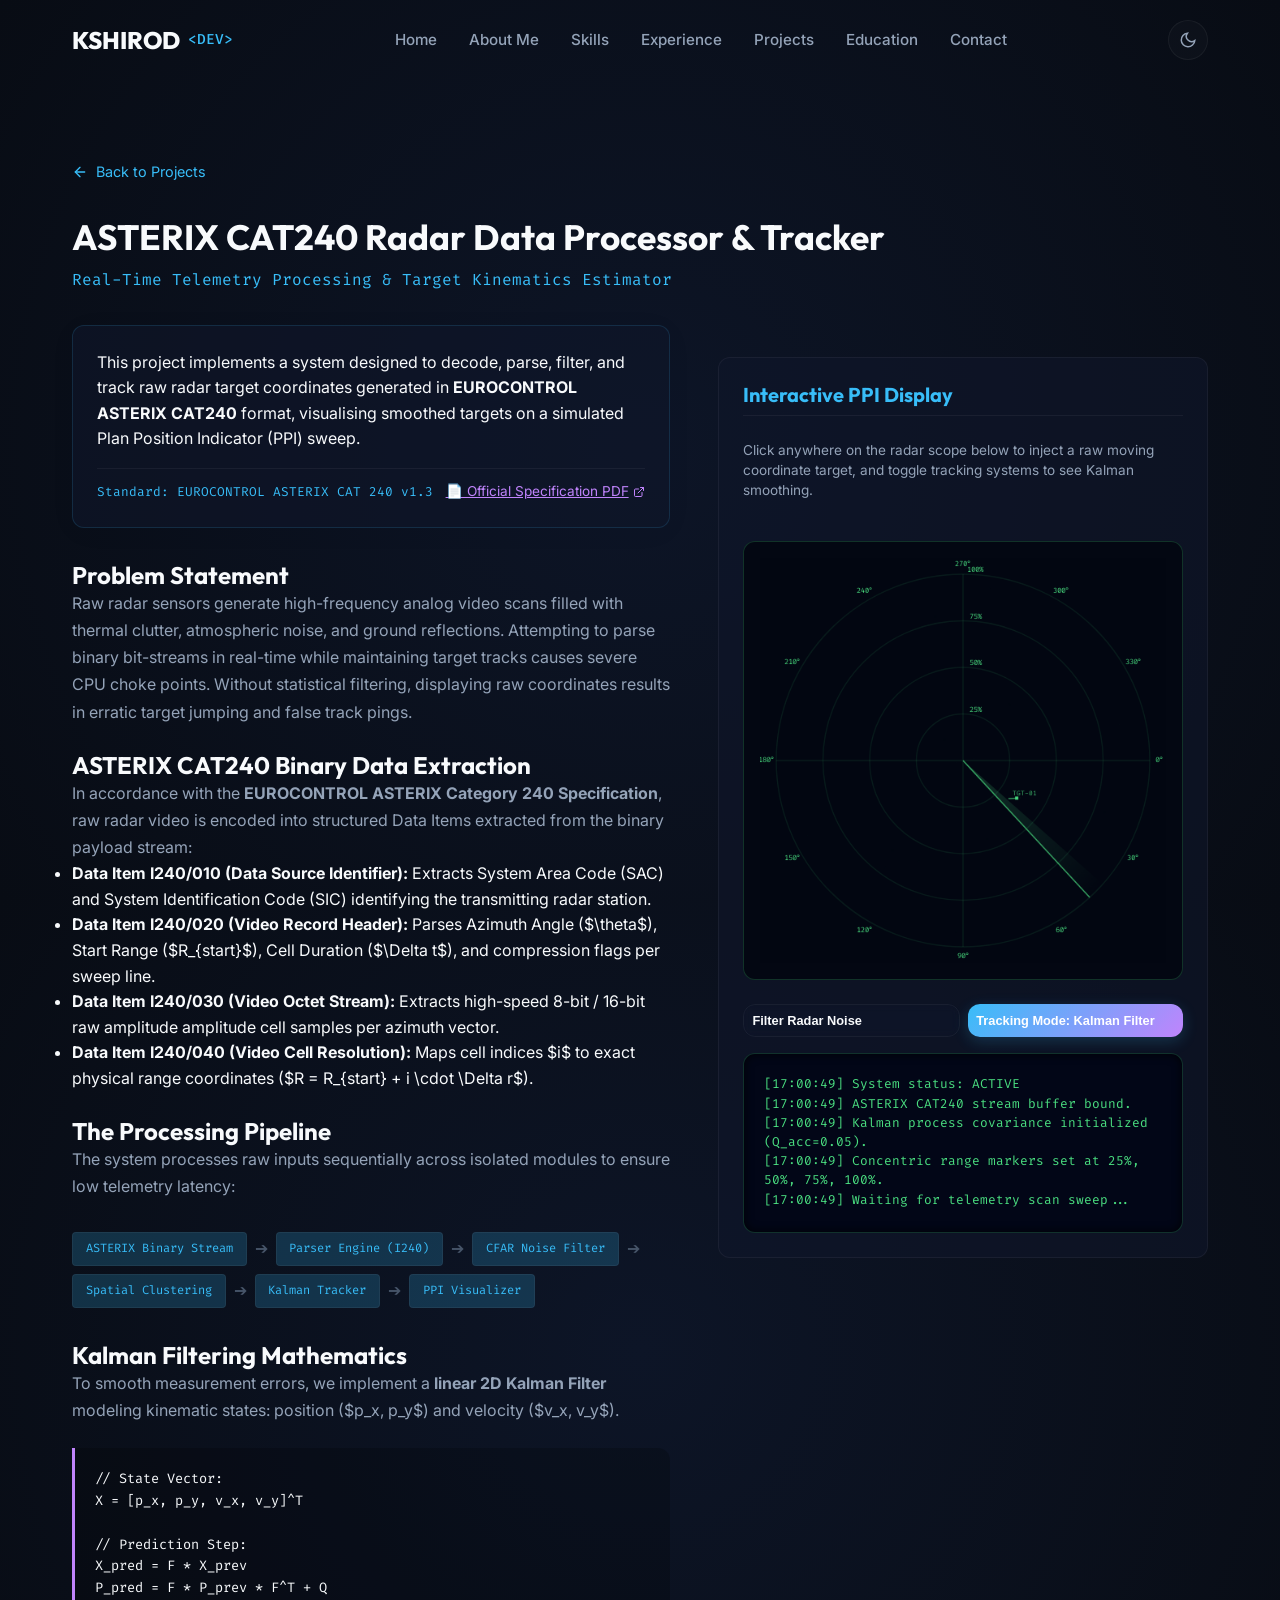
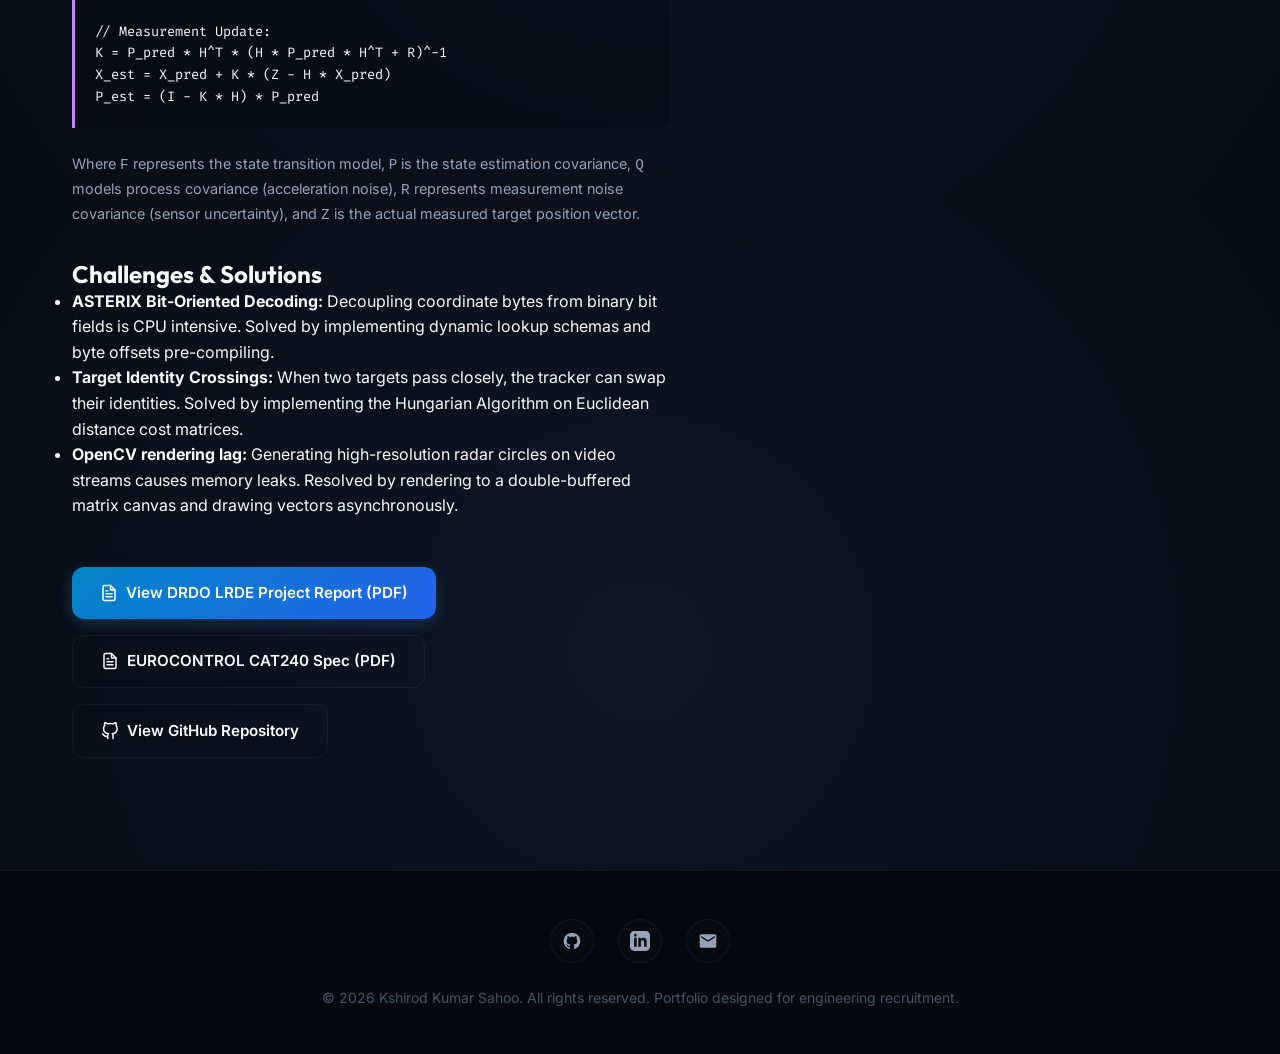
<file: projects/radar-tracker.html>
<!DOCTYPE html>
<html lang="en">
<head>
    <link rel="icon" type="image/svg+xml" href="../assets/icons/favicon.svg">
    <meta charset="UTF-8">
    <meta name="viewport" content="width=device-width, initial-scale=1.0">
    <meta name="description" content="ASTERIX CAT240 Radar Data Processor & Target Tracker. Deep dive into Kalman state covariance equations, signal filtering, and real-time PPI sweep.">
    <title>Radar Tracker Project Details | Kshirod Kumar Sahoo</title>
    <!-- Relative paths since we are in projects/ subdirectory -->
    <link rel="stylesheet" href="../css/style.css">
    <link rel="stylesheet" href="../css/responsive.css">
    <link rel="stylesheet" href="../css/animations.css">
    
    <style>
        .radar-layout {
            display: grid;
            grid-template-columns: 1.1fr 0.9fr;
            gap: 3rem;
            align-items: start;
        }

        .radar-sim-grid {
            display: grid;
            grid-template-columns: 1fr;
            gap: 1.5rem;
            margin: 2rem 0;
            background-color: var(--card-bg);
            border: 1px solid var(--card-border);
            border-radius: var(--border-radius);
            padding: 1.5rem;
            backdrop-filter: blur(8px);
        }

        .radar-canvas-container {
            display: flex;
            justify-content: center;
            align-items: center;
            background-color: #030712;
            border-radius: var(--border-radius);
            border: 1px solid rgba(74, 222, 128, 0.2);
            overflow: hidden;
            padding: 1rem;
        }

        #radar-canvas {
            max-width: 100%;
            height: auto;
            aspect-ratio: 1/1;
            cursor: crosshair;
        }

        .radar-controls-panel {
            display: flex;
            flex-direction: column;
            gap: 1rem;
        }

        .radar-console {
            background-color: #020617;
            border: 1px solid rgba(74, 222, 128, 0.2);
            border-radius: var(--border-radius);
            font-family: 'Fira Code', monospace;
            padding: 1.25rem;
            font-size: 0.8rem;
            color: var(--accent-green);
            height: 180px;
            overflow-y: auto;
            line-height: 1.5;
            box-shadow: inset 0 0 10px rgba(0, 0, 0, 0.8);
        }

        .math-block {
            background-color: rgba(0, 0, 0, 0.2);
            border-left: 3px solid var(--accent-color);
            padding: 1.25rem;
            border-radius: 0 var(--border-radius) var(--border-radius) 0;
            font-family: 'Fira Code', monospace;
            font-size: 0.85rem;
            color: var(--text-primary);
            margin: 1.5rem 0;
            overflow-x: auto;
        }
        
        body.light-theme .math-block {
            background-color: rgba(15, 23, 42, 0.02);
        }

        .pipeline-flow {
            display: flex;
            align-items: center;
            gap: 0.5rem;
            flex-wrap: wrap;
            margin: 2rem 0;
        }

        .pipeline-step {
            font-family: 'Fira Code', monospace;
            font-size: 0.75rem;
            background-color: var(--primary-glow);
            color: var(--primary-color);
            padding: 0.4rem 0.8rem;
            border-radius: 4px;
            border: 1px solid var(--card-border);
        }

        .pipeline-arrow {
            color: var(--text-muted);
            font-size: 1rem;
        }

        @media (max-width: 990px) {
            .radar-layout {
                grid-template-columns: 1fr;
                gap: 2rem;
            }
        }
    </style>
</head>
<body>

    <!-- Scroll Progress Indicator -->
    <div id="scroll-progress" aria-hidden="true"></div>

    <!-- Background Canvas -->
    <canvas id="bg-canvas"></canvas>

    <!-- Navigation Header -->
    <header class="site-header">
        <nav class="nav-container" aria-label="Main Navigation">
            <div class="logo">
                <a href="../index.html" aria-label="Kshirod Kumar Sahoo Home">
                    <span>KSHIROD</span>
                    <span class="logo-tag">&lt;DEV&gt;</span>
                </a>
            </div>
            <ul class="nav-links">
                <li><a href="../index.html">Home</a></li>
                <li><a href="../about.html">About Me</a></li>
                <li><a href="../skills.html">Skills</a></li>
                <li><a href="../experience.html">Experience</a></li>
                <li><a href="../projects.html" class="active">Projects</a></li>
                <li><a href="../education.html">Education</a></li>
                <li><a href="../contact.html">Contact</a></li>
            </ul>
            <div class="nav-actions">
                <button id="theme-toggle" class="theme-toggle" aria-label="Toggle light and dark mode">
                    <svg class="moon-icon" viewBox="0 0 24 24" fill="none" stroke="currentColor">
                        <path d="M21 12.79A9 9 0 1 1 11.21 3 7 7 0 0 0 21 12.79z"></path>
                    </svg>
                    <svg class="sun-icon" viewBox="0 0 24 24" fill="none" stroke="currentColor">
                        <circle cx="12" cy="12" r="5"></circle>
                        <line x1="12" y1="1" x2="12" y2="3"></line>
                        <line x1="12" y1="21" x2="12" y2="23"></line>
                        <line x1="4.22" y1="4.22" x2="5.64" y2="5.64"></line>
                        <line x1="18.36" y1="18.36" x2="19.78" y2="19.78"></line>
                        <line x1="1" y1="12" x2="3" y2="12"></line>
                        <line x1="21" y1="12" x2="23" y2="12"></line>
                        <line x1="4.22" y1="19.78" x2="5.64" y2="18.36"></line>
                        <line x1="18.36" y1="5.64" x2="19.78" y2="4.22"></line>
                    </svg>
                </button>
                <button class="mobile-nav-toggle" aria-expanded="false" aria-label="Toggle navigation menu">
                    <span></span>
                    <span></span>
                    <span></span>
                </button>
            </div>
        </nav>
    </header>

    <!-- Main Content Area -->
    <main class="main-content">
        <section class="section-container animate-slide-up">
            <a href="../projects.html" style="display: inline-flex; align-items: center; gap: 0.5rem; margin-bottom: 2rem; font-size: 0.9rem;">
                <svg width="16" height="16" viewBox="0 0 24 24" fill="none" stroke="currentColor" stroke-width="2" stroke-linecap="round" stroke-linejoin="round"><line x1="19" y1="12" x2="5" y2="12"></line><polyline points="12 19 5 12 12 5"></polyline></svg>
                Back to Projects
            </a>

            <h1 style="font-size: 2.2rem; margin-bottom: 0.5rem;">ASTERIX CAT240 Radar Data Processor &amp; Tracker</h1>
            <span style="font-family: 'Fira Code', monospace; color: var(--primary-color); display: block; margin-bottom: 2rem;">Real-Time Telemetry Processing &amp; Target Kinematics Estimator</span>

            <div class="radar-layout">
                <!-- Left: Details -->
                <div>
                    <div class="glass-card" style="padding: 1.5rem; margin-bottom: 2rem; border-color: rgba(56,189,248,0.15);">
                        <p style="color: var(--text-primary); font-size: 1rem; line-height: 1.6; margin: 0;">
                            This project implements a system designed to decode, parse, filter, and track raw radar target coordinates generated in <strong>EUROCONTROL ASTERIX CAT240</strong> format, visualising smoothed targets on a simulated Plan Position Indicator (PPI) sweep.
                        </p>
                        <div style="margin-top: 1rem; padding-top: 0.75rem; border-top: 1px solid var(--card-border); display: flex; align-items: center; justify-content: space-between; flex-wrap: wrap; gap: 0.5rem;">
                            <span style="font-family: 'Fira Code', monospace; font-size: 0.8rem; color: var(--primary-color);">Standard: EUROCONTROL ASTERIX CAT 240 v1.3</span>
                            <a href="https://www.eurocontrol.int/sites/default/files/content/documents/nm/asterix/20150513-asterix-cat240-v1.3.pdf" target="_blank" rel="noopener noreferrer" style="font-size: 0.85rem; color: var(--accent-color); text-decoration: underline; display: flex; align-items: center; gap: 0.3rem;">
                                📄 Official Specification PDF
                                <svg width="12" height="12" viewBox="0 0 24 24" fill="none" stroke="currentColor" stroke-width="2" stroke-linecap="round" stroke-linejoin="round"><path d="M18 13v6a2 2 0 0 1-2 2H5a2 2 0 0 1-2-2V8a2 2 0 0 1 2-2h6"></path><polyline points="15 3 21 3 21 9"></polyline><line x1="10" y1="14" x2="21" y2="3"></line></svg>
                            </a>
                        </div>
                    </div>

                    <h2>Problem Statement</h2>
                    <p style="color: var(--text-secondary); margin-bottom: 1.5rem; line-height: 1.7;">
                        Raw radar sensors generate high-frequency analog video scans filled with thermal clutter, atmospheric noise, and ground reflections. Attempting to parse binary bit-streams in real-time while maintaining target tracks causes severe CPU choke points. Without statistical filtering, displaying raw coordinates results in erratic target jumping and false track pings.
                    </p>

                    <h2>ASTERIX CAT240 Binary Data Extraction</h2>
                    <p style="color: var(--text-secondary); line-height: 1.7;">
                        In accordance with the <strong>EUROCONTROL ASTERIX Category 240 Specification</strong>, raw radar video is encoded into structured Data Items extracted from the binary payload stream:
                    </p>
                    <ul class="exp-list" style="margin-bottom: 1.5rem;">
                        <li><strong>Data Item I240/010 (Data Source Identifier):</strong> Extracts System Area Code (SAC) and System Identification Code (SIC) identifying the transmitting radar station.</li>
                        <li><strong>Data Item I240/020 (Video Record Header):</strong> Parses Azimuth Angle ($\theta$), Start Range ($R_{start}$), Cell Duration ($\Delta t$), and compression flags per sweep line.</li>
                        <li><strong>Data Item I240/030 (Video Octet Stream):</strong> Extracts high-speed 8-bit / 16-bit raw amplitude amplitude cell samples per azimuth vector.</li>
                        <li><strong>Data Item I240/040 (Video Cell Resolution):</strong> Maps cell indices $i$ to exact physical range coordinates ($R = R_{start} + i \cdot \Delta r$).</li>
                    </ul>

                    <h2>The Processing Pipeline</h2>
                    <p style="color: var(--text-secondary); line-height: 1.7;">
                        The system processes raw inputs sequentially across isolated modules to ensure low telemetry latency:
                    </p>

                    <div class="pipeline-flow">
                        <span class="pipeline-step">ASTERIX Binary Stream</span>
                        <span class="pipeline-arrow">➔</span>
                        <span class="pipeline-step">Parser Engine (I240)</span>
                        <span class="pipeline-arrow">➔</span>
                        <span class="pipeline-step">CFAR Noise Filter</span>
                        <span class="pipeline-arrow">➔</span>
                        <span class="pipeline-step">Spatial Clustering</span>
                        <span class="pipeline-arrow">➔</span>
                        <span class="pipeline-step">Kalman Tracker</span>
                        <span class="pipeline-arrow">➔</span>
                        <span class="pipeline-step">PPI Visualizer</span>
                    </div>

                    <h2>Kalman Filtering Mathematics</h2>
                    <p style="color: var(--text-secondary); line-height: 1.7;">
                        To smooth measurement errors, we implement a <strong>linear 2D Kalman Filter</strong> modeling kinematic states: position ($p_x, p_y$) and velocity ($v_x, v_y$).
                    </p>

                    <div class="math-block">
                        // State Vector:<br>
                        X = [p_x, p_y, v_x, v_y]^T<br>
                        <br>
                        // Prediction Step:<br>
                        X_pred = F * X_prev<br>
                        P_pred = F * P_prev * F^T + Q<br>
                        <br>
                        // Measurement Update:<br>
                        K = P_pred * H^T * (H * P_pred * H^T + R)^-1<br>
                        X_est = X_pred + K * (Z - H * X_pred)<br>
                        P_est = (I - K * H) * P_pred
                    </div>
                    <p style="color: var(--text-secondary); margin-bottom: 2rem; font-size: 0.9rem; line-height: 1.6;">
                        Where <code>F</code> represents the state transition model, <code>P</code> is the state estimation covariance, <code>Q</code> models process covariance (acceleration noise), <code>R</code> represents measurement noise covariance (sensor uncertainty), and <code>Z</code> is the actual measured target position vector.
                    </p>

                    <h2>Challenges &amp; Solutions</h2>
                    <ul class="exp-list" style="margin-bottom: 2rem;">
                        <li>
                            <strong>ASTERIX Bit-Oriented Decoding:</strong> Decoupling coordinate bytes from binary bit fields is CPU intensive. Solved by implementing dynamic lookup schemas and byte offsets pre-compiling.
                        </li>
                        <li>
                            <strong>Target Identity Crossings:</strong> When two targets pass closely, the tracker can swap their identities. Solved by implementing the Hungarian Algorithm on Euclidean distance cost matrices.
                        </li>
                        <li>
                            <strong>OpenCV rendering lag:</strong> Generating high-resolution radar circles on video streams causes memory leaks. Resolved by rendering to a double-buffered matrix canvas and drawing vectors asynchronously.
                        </li>
                    </ul>

                    <div style="display: flex; gap: 1rem; margin-top: 3rem; margin-bottom: 2rem; flex-wrap: wrap;">
                        <a href="../assets/PROJECT_REPORT_Kshirod_LRDE.pdf" target="_blank" rel="noopener noreferrer" class="btn btn-primary" style="background: linear-gradient(135deg, #0284c7, #2563eb);">
                            <svg width="18" height="18" viewBox="0 0 24 24" fill="none" stroke="currentColor" stroke-width="2" stroke-linecap="round" stroke-linejoin="round"><path d="M14 2H6a2 2 0 0 0-2 2v16a2 2 0 0 0 2 2h12a2 2 0 0 0 2-2V8z"></path><polyline points="14 2 14 8 20 8"></polyline><line x1="16" y1="13" x2="8" y2="13"></line><line x1="16" y1="17" x2="8" y2="17"></line><polyline points="10 9 9 9 8 9"></polyline></svg>
                            View DRDO LRDE Project Report (PDF)
                        </a>
                        <a href="https://www.eurocontrol.int/sites/default/files/content/documents/nm/asterix/20150513-asterix-cat240-v1.3.pdf" target="_blank" rel="noopener noreferrer" class="btn btn-secondary">
                            <svg width="18" height="18" viewBox="0 0 24 24" fill="none" stroke="currentColor" stroke-width="2" stroke-linecap="round" stroke-linejoin="round"><path d="M14 2H6a2 2 0 0 0-2 2v16a2 2 0 0 0 2 2h12a2 2 0 0 0 2-2V8z"></path><polyline points="14 2 14 8 20 8"></polyline><line x1="16" y1="13" x2="8" y2="13"></line><line x1="16" y1="17" x2="8" y2="17"></line><polyline points="10 9 9 9 8 9"></polyline></svg>
                            EUROCONTROL CAT240 Spec (PDF)
                        </a>
                        <a href="https://github.com/devkkx" target="_blank" rel="noopener noreferrer" class="btn btn-secondary">
                            <svg width="18" height="18" viewBox="0 0 24 24" fill="none" stroke="currentColor" stroke-width="2" stroke-linecap="round" stroke-linejoin="round"><path d="M9 19c-5 1.5-5-2.5-7-3m14 6v-3.87a3.37 3.37 0 0 0-.94-2.61c3.14-.35 6.44-1.54 6.44-7A5.44 5.44 0 0 0 20 4.77 5.07 5.07 0 0 0 19.91 1S18.73.65 16 2.48a13.38 13.38 0 0 0-7 0C6.27.65 5.09 1 5.09 1A5.07 5.07 0 0 0 5 4.77a5.44 5.44 0 0 0-1.5 3.78c0 5.42 3.3 6.61 6.44 7A3.37 3.37 0 0 0 9 18.13V22"></path></svg>
                            View GitHub Repository
                        </a>
                    </div>
                </div>

                <!-- Right: Interactive Radar PPI Sweep & Diagnostics -->
                <aside class="radar-sim-grid">
                    <h3 style="font-size: 1.25rem; border-bottom: 1px solid var(--card-border); padding-bottom: 0.5rem; color: var(--primary-color);">Interactive PPI Display</h3>
                    <p style="color: var(--text-secondary); font-size: 0.85rem; line-height: 1.5; margin-bottom: 1rem;">
                        Click anywhere on the radar scope below to inject a raw moving coordinate target, and toggle tracking systems to see Kalman smoothing.
                    </p>

                    <!-- Radar canvas scope -->
                    <div class="radar-canvas-container">
                        <canvas id="radar-canvas" width="500" height="500"></canvas>
                    </div>

                    <!-- Radar Control Box -->
                    <div class="radar-controls-panel">
                        <div style="display: flex; gap: 0.5rem; width: 100%;">
                            <button id="radar-toggle-noise" class="btn btn-secondary" style="flex: 1; padding: 0.5rem; font-size: 0.8rem;">Filter Radar Noise</button>
                            <button id="radar-toggle-filter" class="btn btn-primary" style="flex: 1; padding: 0.5rem; font-size: 0.8rem;">Tracking Mode: Kalman Filter</button>
                        </div>

                        <!-- Telemetry logs -->
                        <div class="radar-console" id="radar-event-log" role="log" aria-live="polite">
                            [17:00:49] System status: ACTIVE<br>
                            [17:00:49] ASTERIX CAT240 stream buffer bound.<br>
                            [17:00:49] Kalman process covariance initialized (Q_acc=0.05).<br>
                            [17:00:49] Concentric range markers set at 25%, 50%, 75%, 100%.<br>
                            [17:00:49] Waiting for telemetry scan sweep...
                        </div>
                    </div>
                </aside>
            </div>
        </section>
    </main>

    <!-- Footer -->
    <footer class="site-footer">
        <div class="footer-container">
            <div class="footer-socials">
                <a href="https://github.com/devkkx" target="_blank" rel="noopener noreferrer" aria-label="GitHub Profile">
                    <svg viewBox="0 0 24 24"><path d="M12 2C6.477 2 2 6.477 2 12c0 4.42 2.865 8.166 6.839 9.489.5.092.682-.217.682-.482 0-.237-.008-.866-.013-1.7-2.782.603-3.369-1.34-3.369-1.34-.454-1.156-1.11-1.462-1.11-1.462-.908-.62.069-.608.069-.608 1.003.07 1.531 1.03 1.531 1.03.892 1.529 2.341 1.087 2.91.831.092-.646.35-1.086.636-1.336-2.22-.253-4.555-1.11-4.555-4.943 0-1.091.39-1.984 1.029-2.683-.103-.253-.446-1.27.098-2.647 0 0 .84-.269 2.75 1.025A9.564 9.564 0 0112 6.844c.85.004 1.705.115 2.504.337 1.909-1.294 2.747-1.025 2.747-1.025.546 1.377.203 2.394.1 2.647.64.699 1.028 1.592 1.028 2.683 0 3.842-2.339 4.687-4.566 4.935.359.309.678.919.678 1.852 0 1.336-.012 2.415-.012 2.743 0 .267.18.579.688.481C19.138 20.161 22 16.416 22 12c0-5.523-4.477-10-10-10z"/></svg>
                </a>
                <a href="https://www.linkedin.com/in/kshirod-kumar-sahoo-2a0530296/" target="_blank" rel="noopener noreferrer" aria-label="LinkedIn Profile">
                    <svg viewBox="0 0 24 24"><path d="M19 0h-14c-2.761 0-5 2.239-5 5v14c0 2.761 2.239 5 5 5h14c2.762 0 5-2.239 5-5v-14c0-2.761-2.238-5-5-5zm-11 19h-3v-11h3v11zm-1.5-12.268c-.966 0-1.75-.779-1.75-1.75s.784-1.75 1.75-1.75 1.75.779 1.75 1.75-.784 1.75-1.75 1.75zm13.5 12.268h-3v-5.604c0-3.368-4-3.113-4 0v5.604h-3v-11h3v1.765c1.396-2.586 7-2.777 7 2.476v6.759z"/></svg>
                </a>
                <a href="mailto:kshirodsahoo2003@gmail.com" aria-label="Send Email">
                    <svg viewBox="0 0 24 24"><path d="M20 4H4c-1.1 0-1.99.9-1.99 2L2 18c0 1.1.9 2 2 2h16c1.1 0 2-.9 2-2V6c0-1.1-.9-2-2-2zm0 4l-8 5-8-5V6l8 5 8-5v2z"/></svg>
                </a>
            </div>
            <p class="footer-text">&copy; 2026 Kshirod Kumar Sahoo. All rights reserved. Portfolio designed for engineering recruitment.</p>
        </div>
    </footer>

    <!-- JS Scripts -->
    <script src="../js/main.js"></script>
    <script src="../js/projects.js"></script>
</body>
</html>
</file>
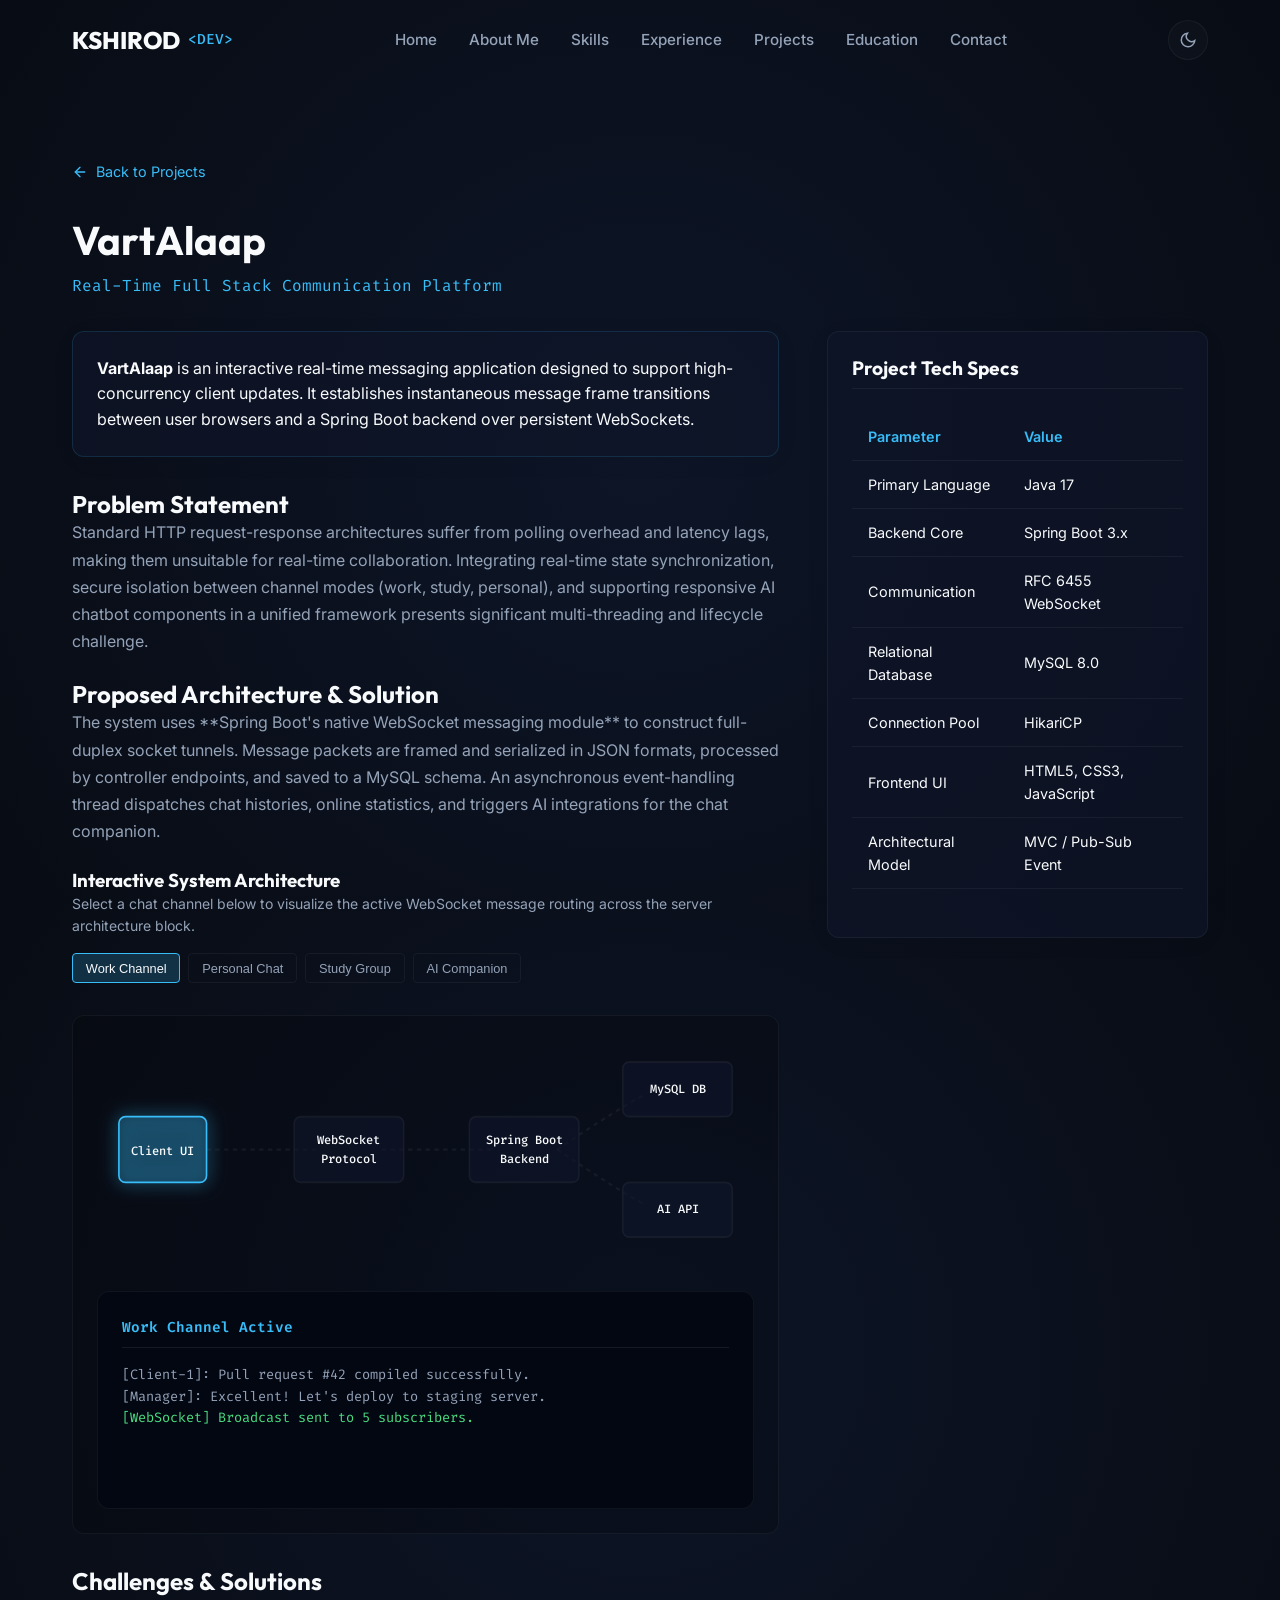
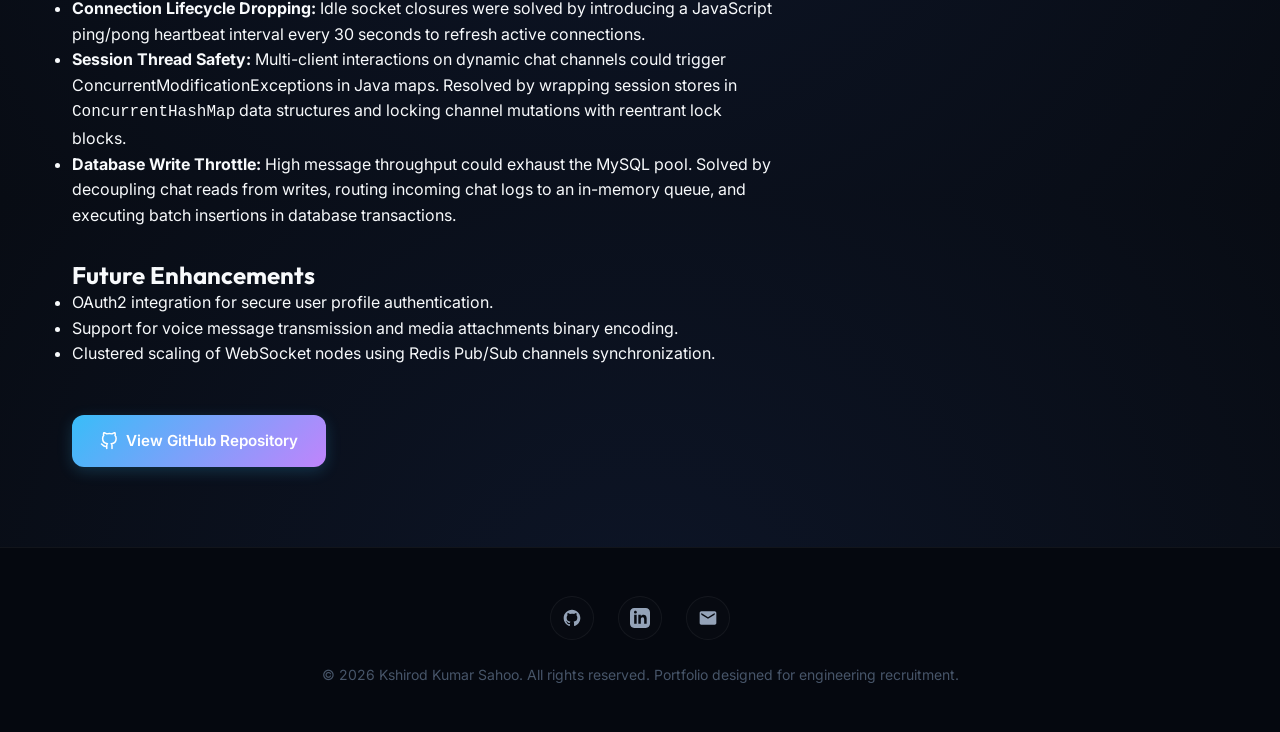
<file: projects/vartalaap.html>
<!DOCTYPE html>
<html lang="en">
<head>
    <link rel="icon" type="image/svg+xml" href="../assets/icons/favicon.svg">
    <meta charset="UTF-8">
    <meta name="viewport" content="width=device-width, initial-scale=1.0">
    <meta name="description" content="VartAlaap - Real-Time Full Stack Communication Platform by Kshirod Kumar Sahoo. System architecture, Spring Boot, WebSockets, and database persistence details.">
    <title>VartAlaap Project Details | Kshirod Kumar Sahoo</title>
    <!-- Relative paths since we are in projects/ subdirectory -->
    <link rel="stylesheet" href="../css/style.css">
    <link rel="stylesheet" href="../css/responsive.css">
    <link rel="stylesheet" href="../css/animations.css">
    
    <style>
        .project-detail-layout {
            display: grid;
            grid-template-columns: 1.3fr 0.7fr;
            gap: 3rem;
            align-items: start;
        }

        .tech-spec-table {
            width: 100%;
            border-collapse: collapse;
            margin: 1.5rem 0;
            font-size: 0.9rem;
        }

        .tech-spec-table th, .tech-spec-table td {
            padding: 0.75rem 1rem;
            border-bottom: 1px solid var(--card-border);
            text-align: left;
        }

        .tech-spec-table th {
            color: var(--primary-color);
            font-weight: 600;
        }

        /* SVG Architecture Styles */
        .arch-svg-container {
            width: 100%;
            background-color: rgba(0, 0, 0, 0.2);
            border: 1px solid var(--card-border);
            border-radius: var(--border-radius);
            padding: 1.5rem;
            margin: 2rem 0;
        }
        
        body.light-theme .arch-svg-container {
            background-color: rgba(255, 255, 255, 0.5);
        }

        .arch-node {
            fill: var(--card-bg);
            stroke: var(--card-border);
            stroke-width: 1.5;
            transition: stroke var(--transition-normal), fill var(--transition-normal);
        }

        .arch-node.highlight {
            stroke: var(--primary-color);
            fill: var(--primary-glow);
            filter: drop-shadow(0 0 8px var(--primary-color));
        }

        .arch-node-text {
            font-family: 'Fira Code', monospace;
            font-size: 11px;
            fill: var(--text-primary);
            text-anchor: middle;
            font-weight: 500;
        }

        .arch-line {
            stroke: var(--card-border);
            stroke-width: 2;
            fill: none;
            stroke-dasharray: 4 4;
            animation: dash 10s linear infinite;
        }

        @keyframes dash {
            to {
                stroke-dashoffset: -100;
            }
        }

        /* Interactive mockup UI styles */
        .mock-console {
            background-color: #030712;
            border: 1px solid var(--card-border);
            border-radius: var(--border-radius);
            font-family: 'Fira Code', monospace;
            padding: 1.5rem;
            margin-top: 1.5rem;
        }

        .mock-channel-title {
            color: var(--primary-color);
            border-bottom: 1px solid rgba(255, 255, 255, 0.08);
            padding-bottom: 0.5rem;
            margin-bottom: 1rem;
            font-size: 0.9rem;
            font-weight: 600;
        }

        .mock-chat-window {
            height: 120px;
            overflow-y: auto;
            font-size: 0.85rem;
            color: var(--text-secondary);
            line-height: 1.6;
        }

        .system-msg {
            color: var(--accent-green);
        }

        .vartalaap-mode-btn {
            background: transparent;
            border: 1px solid var(--card-border);
            color: var(--text-secondary);
            padding: 0.4rem 0.8rem;
            font-size: 0.8rem;
            border-radius: 4px;
            cursor: pointer;
            transition: all var(--transition-fast);
        }

        .vartalaap-mode-btn.active, .vartalaap-mode-btn:hover {
            border-color: var(--primary-color);
            color: var(--text-primary);
            background-color: var(--primary-glow);
        }

        @media (max-width: 900px) {
            .project-detail-layout {
                grid-template-columns: 1fr;
                gap: 2.5rem;
            }
        }
    </style>
</head>
<body>

    <!-- Scroll Progress Indicator -->
    <div id="scroll-progress" aria-hidden="true"></div>

    <!-- Background Canvas -->
    <canvas id="bg-canvas"></canvas>

    <!-- Navigation Header -->
    <header class="site-header">
        <nav class="nav-container" aria-label="Main Navigation">
            <div class="logo">
                <a href="../index.html" aria-label="Kshirod Kumar Sahoo Home">
                    <span>KSHIROD</span>
                    <span class="logo-tag">&lt;DEV&gt;</span>
                </a>
            </div>
            <!-- All page routes point up one directory level -->
            <ul class="nav-links">
                <li><a href="../index.html">Home</a></li>
                <li><a href="../about.html">About Me</a></li>
                <li><a href="../skills.html">Skills</a></li>
                <li><a href="../experience.html">Experience</a></li>
                <li><a href="../projects.html" class="active">Projects</a></li>
                <li><a href="../education.html">Education</a></li>
                <li><a href="../contact.html">Contact</a></li>
            </ul>
            <div class="nav-actions">
                <button id="theme-toggle" class="theme-toggle" aria-label="Toggle light and dark mode">
                    <svg class="moon-icon" viewBox="0 0 24 24" fill="none" stroke="currentColor">
                        <path d="M21 12.79A9 9 0 1 1 11.21 3 7 7 0 0 0 21 12.79z"></path>
                    </svg>
                    <svg class="sun-icon" viewBox="0 0 24 24" fill="none" stroke="currentColor">
                        <circle cx="12" cy="12" r="5"></circle>
                        <line x1="12" y1="1" x2="12" y2="3"></line>
                        <line x1="12" y1="21" x2="12" y2="23"></line>
                        <line x1="4.22" y1="4.22" x2="5.64" y2="5.64"></line>
                        <line x1="18.36" y1="18.36" x2="19.78" y2="19.78"></line>
                        <line x1="1" y1="12" x2="3" y2="12"></line>
                        <line x1="21" y1="12" x2="23" y2="12"></line>
                        <line x1="4.22" y1="19.78" x2="5.64" y2="18.36"></line>
                        <line x1="18.36" y1="5.64" x2="19.78" y2="4.22"></line>
                    </svg>
                </button>
                <button class="mobile-nav-toggle" aria-expanded="false" aria-label="Toggle navigation menu">
                    <span></span>
                    <span></span>
                    <span></span>
                </button>
            </div>
        </nav>
    </header>

    <!-- Main Content Area -->
    <main class="main-content">
        <section class="section-container animate-slide-up">
            <a href="../projects.html" style="display: inline-flex; align-items: center; gap: 0.5rem; margin-bottom: 2rem; font-size: 0.9rem;">
                <svg width="16" height="16" viewBox="0 0 24 24" fill="none" stroke="currentColor" stroke-width="2" stroke-linecap="round" stroke-linejoin="round"><line x1="19" y1="12" x2="5" y2="12"></line><polyline points="12 19 5 12 12 5"></polyline></svg>
                Back to Projects
            </a>

            <h1 style="font-size: 2.5rem; margin-bottom: 0.5rem;">VartAlaap</h1>
            <span style="font-family: 'Fira Code', monospace; color: var(--primary-color); display: block; margin-bottom: 2rem;">Real-Time Full Stack Communication Platform</span>

            <div class="project-detail-layout">
                <!-- Left column: details -->
                <div>
                    <!-- Glassmorphic Info Banner -->
                    <div class="glass-card" style="padding: 1.5rem; margin-bottom: 2rem; border-color: rgba(56,189,248,0.15);">
                        <p style="color: var(--text-primary); font-size: 1rem; line-height: 1.6; margin: 0;">
                            <strong>VartAlaap</strong> is an interactive real-time messaging application designed to support high-concurrency client updates. It establishes instantaneous message frame transitions between user browsers and a Spring Boot backend over persistent WebSockets.
                        </p>
                    </div>

                    <h2>Problem Statement</h2>
                    <p style="color: var(--text-secondary); margin-bottom: 1.5rem; line-height: 1.7;">
                        Standard HTTP request-response architectures suffer from polling overhead and latency lags, making them unsuitable for real-time collaboration. Integrating real-time state synchronization, secure isolation between channel modes (work, study, personal), and supporting responsive AI chatbot components in a unified framework presents significant multi-threading and lifecycle challenge.
                    </p>

                    <h2>Proposed Architecture &amp; Solution</h2>
                    <p style="color: var(--text-secondary); margin-bottom: 1.5rem; line-height: 1.7;">
                        The system uses **Spring Boot's native WebSocket messaging module** to construct full-duplex socket tunnels. Message packets are framed and serialized in JSON formats, processed by controller endpoints, and saved to a MySQL schema. An asynchronous event-handling thread dispatches chat histories, online statistics, and triggers AI integrations for the chat companion.
                    </p>

                    <!-- Systems Architecture Diagram -->
                    <h3>Interactive System Architecture</h3>
                    <p style="color: var(--text-secondary); font-size: 0.875rem;">
                        Select a chat channel below to visualize the active WebSocket message routing across the server architecture block.
                    </p>

                    <!-- Mode Select -->
                    <div style="display: flex; gap: 0.5rem; margin-top: 1rem; flex-wrap: wrap;">
                        <button class="vartalaap-mode-btn active" data-mode="work">Work Channel</button>
                        <button class="vartalaap-mode-btn" data-mode="personal">Personal Chat</button>
                        <button class="vartalaap-mode-btn" data-mode="study">Study Group</button>
                        <button class="vartalaap-mode-btn" data-mode="ai">AI Companion</button>
                    </div>

                    <div class="arch-svg-container" aria-label="Interactive systems architecture diagram">
                        <svg viewBox="0 0 600 200" width="100%">
                            <!-- Connections / Flows -->
                            <path class="arch-line" d="M100 100 H 200"></path>
                            <path class="arch-line" d="M260 100 H 360"></path>
                            <path class="arch-line" d="M420 100 Q 480 60 500 50"></path>
                            <path class="arch-line" d="M420 100 Q 480 140 500 150"></path>

                            <!-- Node 1: Client UI -->
                            <g>
                                <rect class="arch-node highlight" id="client-ui" x="20" y="70" width="80" height="60" rx="6"></rect>
                                <text class="arch-node-text" x="60" y="105">Client UI</text>
                            </g>

                            <!-- Node 2: WebSocket Conn -->
                            <g>
                                <rect class="arch-node" id="websocket-conn" x="180" y="70" width="100" height="60" rx="6"></rect>
                                <text class="arch-node-text" x="230" y="95">WebSocket</text>
                                <text class="arch-node-text" x="230" y="112">Protocol</text>
                            </g>

                            <!-- Node 3: Spring Boot -->
                            <g>
                                <rect class="arch-node" id="spring-boot" x="340" y="70" width="100" height="60" rx="6"></rect>
                                <text class="arch-node-text" x="390" y="95">Spring Boot</text>
                                <text class="arch-node-text" x="390" y="112">Backend</text>
                            </g>

                            <!-- Node 4: Database -->
                            <g>
                                <rect class="arch-node" id="database" x="480" y="20" width="100" height="50" rx="6"></rect>
                                <text class="arch-node-text" x="530" y="48">MySQL DB</text>
                            </g>

                            <!-- Node 5: AI Engine -->
                            <g>
                                <rect class="arch-node" id="ai-engine" x="480" y="130" width="100" height="50" rx="6"></rect>
                                <text class="arch-node-text" x="530" y="158">AI API</text>
                            </g>
                        </svg>

                        <!-- Mock Live CLI console -->
                        <div class="mock-console">
                            <div class="mock-channel-title">Work Channel Active</div>
                            <div class="mock-chat-window">
                                [Client-1]: Pull request #42 compiled successfully.<br>
                                [Manager]: Excellent! Let's deploy to staging server.<br>
                                <span class="system-msg">[WebSocket] Broadcast sent to 5 subscribers.</span>
                            </div>
                        </div>
                    </div>

                    <h2>Challenges &amp; Solutions</h2>
                    <ul class="exp-list" style="margin-bottom: 2rem;">
                        <li>
                            <strong>Connection Lifecycle Dropping:</strong> Idle socket closures were solved by introducing a JavaScript ping/pong heartbeat interval every 30 seconds to refresh active connections.
                        </li>
                        <li>
                            <strong>Session Thread Safety:</strong> Multi-client interactions on dynamic chat channels could trigger ConcurrentModificationExceptions in Java maps. Resolved by wrapping session stores in <code>ConcurrentHashMap</code> data structures and locking channel mutations with reentrant lock blocks.
                        </li>
                        <li>
                            <strong>Database Write Throttle:</strong> High message throughput could exhaust the MySQL pool. Solved by decoupling chat reads from writes, routing incoming chat logs to an in-memory queue, and executing batch insertions in database transactions.
                        </li>
                    </ul>

                    <h2>Future Enhancements</h2>
                    <ul class="exp-list" style="margin-bottom: 2rem;">
                        <li>OAuth2 integration for secure user profile authentication.</li>
                        <li>Support for voice message transmission and media attachments binary encoding.</li>
                        <li>Clustered scaling of WebSocket nodes using Redis Pub/Sub channels synchronization.</li>
                    </ul>

                    <div style="display: flex; gap: 1rem; margin-top: 3rem;">
                        <a href="https://github.com/devkkx" target="_blank" rel="noopener noreferrer" class="btn btn-primary">
                            <svg width="18" height="18" viewBox="0 0 24 24" fill="none" stroke="currentColor" stroke-width="2" stroke-linecap="round" stroke-linejoin="round"><path d="M9 19c-5 1.5-5-2.5-7-3m14 6v-3.87a3.37 3.37 0 0 0-.94-2.61c3.14-.35 6.44-1.54 6.44-7A5.44 5.44 0 0 0 20 4.77 5.07 5.07 0 0 0 19.91 1S18.73.65 16 2.48a13.38 13.38 0 0 0-7 0C6.27.65 5.09 1 5.09 1A5.07 5.07 0 0 0 5 4.77a5.44 5.44 0 0 0-1.5 3.78c0 5.42 3.3 6.61 6.44 7A3.37 3.37 0 0 0 9 18.13V22"></path></svg>
                            View GitHub Repository
                        </a>
                    </div>
                </div>

                <!-- Right column: Spec sidebar -->
                <aside class="glass-card" style="padding: 1.5rem; position: sticky; top: 100px;">
                    <h3 style="font-size: 1.2rem; border-bottom: 1px solid var(--card-border); padding-bottom: 0.5rem; margin-bottom: 1rem;">Project Tech Specs</h3>
                    <table class="tech-spec-table">
                        <tr>
                            <th>Parameter</th>
                            <th>Value</th>
                        </tr>
                        <tr>
                            <td>Primary Language</td>
                            <td>Java 17</td>
                        </tr>
                        <tr>
                            <td>Backend Core</td>
                            <td>Spring Boot 3.x</td>
                        </tr>
                        <tr>
                            <td>Communication</td>
                            <td>RFC 6455 WebSocket</td>
                        </tr>
                        <tr>
                            <td>Relational Database</td>
                            <td>MySQL 8.0</td>
                        </tr>
                        <tr>
                            <td>Connection Pool</td>
                            <td>HikariCP</td>
                        </tr>
                        <tr>
                            <td>Frontend UI</td>
                            <td>HTML5, CSS3, JavaScript</td>
                        </tr>
                        <tr>
                            <td>Architectural Model</td>
                            <td>MVC / Pub-Sub Event</td>
                        </tr>
                    </table>
                </aside>
            </div>
        </section>
    </main>

    <!-- Footer -->
    <footer class="site-footer">
        <div class="footer-container">
            <div class="footer-socials">
                <a href="https://github.com/devkkx" target="_blank" rel="noopener noreferrer" aria-label="GitHub Profile">
                    <svg viewBox="0 0 24 24"><path d="M12 2C6.477 2 2 6.477 2 12c0 4.42 2.865 8.166 6.839 9.489.5.092.682-.217.682-.482 0-.237-.008-.866-.013-1.7-2.782.603-3.369-1.34-3.369-1.34-.454-1.156-1.11-1.462-1.11-1.462-.908-.62.069-.608.069-.608 1.003.07 1.531 1.03 1.531 1.03.892 1.529 2.341 1.087 2.91.831.092-.646.35-1.086.636-1.336-2.22-.253-4.555-1.11-4.555-4.943 0-1.091.39-1.984 1.029-2.683-.103-.253-.446-1.27.098-2.647 0 0 .84-.269 2.75 1.025A9.564 9.564 0 0112 6.844c.85.004 1.705.115 2.504.337 1.909-1.294 2.747-1.025 2.747-1.025.546 1.377.203 2.394.1 2.647.64.699 1.028 1.592 1.028 2.683 0 3.842-2.339 4.687-4.566 4.935.359.309.678.919.678 1.852 0 1.336-.012 2.415-.012 2.743 0 .267.18.579.688.481C19.138 20.161 22 16.416 22 12c0-5.523-4.477-10-10-10z"/></svg>
                </a>
                <a href="https://www.linkedin.com/in/kshirod-kumar-sahoo-2a0530296/" target="_blank" rel="noopener noreferrer" aria-label="LinkedIn Profile">
                    <svg viewBox="0 0 24 24"><path d="M19 0h-14c-2.761 0-5 2.239-5 5v14c0 2.761 2.239 5 5 5h14c2.762 0 5-2.239 5-5v-14c0-2.761-2.238-5-5-5zm-11 19h-3v-11h3v11zm-1.5-12.268c-.966 0-1.75-.779-1.75-1.75s.784-1.75 1.75-1.75 1.75.779 1.75 1.75-.784 1.75-1.75 1.75zm13.5 12.268h-3v-5.604c0-3.368-4-3.113-4 0v5.604h-3v-11h3v1.765c1.396-2.586 7-2.777 7 2.476v6.759z"/></svg>
                </a>
                <a href="mailto:kshirodsahoo2003@gmail.com" aria-label="Send Email">
                    <svg viewBox="0 0 24 24"><path d="M20 4H4c-1.1 0-1.99.9-1.99 2L2 18c0 1.1.9 2 2 2h16c1.1 0 2-.9 2-2V6c0-1.1-.9-2-2-2zm0 4l-8 5-8-5V6l8 5 8-5v2z"/></svg>
                </a>
            </div>
            <p class="footer-text">&copy; 2026 Kshirod Kumar Sahoo. All rights reserved. Portfolio designed for engineering recruitment.</p>
        </div>
    </footer>

    <!-- JS Scripts -->
    <script src="../js/main.js"></script>
    <script src="../js/projects.js"></script>
</body>
</html>
</file>
<file: css/style.css>
@import url('https://fonts.googleapis.com/css2?family=Fira+Code:wght@400;500&family=Inter:wght@300;400;500;600;700&family=Outfit:wght@400;500;600;700;800&display=swap');

:root {
    /* Dark Theme Variables (Default) */
    --bg-color: #080c14;
    --bg-gradient: radial-gradient(circle at 50% 50%, #0d1527 0%, #080c14 100%);
    --card-bg: rgba(15, 23, 42, 0.6);
    --card-border: rgba(255, 255, 255, 0.05);
    --card-hover-border: rgba(56, 189, 248, 0.3);
    --text-primary: #f8fafc;
    --text-secondary: #94a3b8;
    --text-muted: #475569;
    --primary-color: #38bdf8;
    --primary-hover: #0ea5e9;
    --primary-glow: rgba(56, 189, 248, 0.2);
    --accent-color: #c084fc;
    --accent-glow: rgba(192, 132, 252, 0.15);
    --header-bg: rgba(8, 12, 20, 0.8);
    --footer-bg: #05080f;
    --accent-green: #4ade80;
    --accent-red: #ef4444;
    
    /* Layout Tokens */
    --max-width: 1200px;
    --border-radius: 12px;
    --transition-fast: 0.2s ease;
    --transition-normal: 0.3s ease;
    --transition-slow: 0.5s ease;
}

body.light-theme {
    /* Light Theme Variables */
    --bg-color: #f8fafc;
    --bg-gradient: radial-gradient(circle at 50% 50%, #f1f5f9 0%, #e2e8f0 100%);
    --card-bg: rgba(255, 255, 255, 0.8);
    --card-border: rgba(15, 23, 42, 0.06);
    --card-hover-border: rgba(2, 132, 199, 0.3);
    --text-primary: #0f172a;
    --text-secondary: #475569;
    --text-muted: #94a3b8;
    --primary-color: #0284c7;
    --primary-hover: #0369a1;
    --primary-glow: rgba(2, 132, 199, 0.15);
    --accent-color: #7c3aed;
    --accent-glow: rgba(124, 58, 237, 0.1);
    --header-bg: rgba(248, 250, 252, 0.85);
    --footer-bg: #f1f5f9;
    --accent-green: #16a34a;
    --accent-red: #dc2626;
}

/* Reset and Base Styles */
* {
    margin: 0;
    padding: 0;
    box-sizing: border-box;
}

html {
    scroll-behavior: smooth;
    font-size: 16px;
    height: 100%;
}

body {
    font-family: 'Inter', sans-serif;
    background-color: var(--bg-color);
    background-image: var(--bg-gradient);
    color: var(--text-primary);
    min-height: 100vh;
    display: flex;
    flex-direction: column;
    overflow-x: hidden;
    transition: background-color var(--transition-normal), color var(--transition-normal);
    line-height: 1.6;
}

/* Scroll Progress Bar */
#scroll-progress {
    position: fixed;
    top: 0;
    left: 0;
    height: 4px;
    width: 0%;
    background: linear-gradient(90deg, var(--primary-color), var(--accent-color));
    z-index: 1000;
    transition: width 0.1s ease;
}

/* Canvas Background */
#bg-canvas {
    position: fixed;
    top: 0;
    left: 0;
    width: 100vw;
    height: 100vh;
    z-index: -1;
    pointer-events: all;
    opacity: 0.7;
    transition: opacity var(--transition-normal);
}

/* Loading Terminal Overlay */
#loader {
    position: fixed;
    top: 0;
    left: 0;
    width: 100%;
    height: 100%;
    background-color: #030712;
    z-index: 9999;
    display: flex;
    justify-content: center;
    align-items: center;
    font-family: 'Fira Code', monospace;
    color: var(--accent-green);
    padding: 2rem;
    transition: opacity 0.6s cubic-bezier(0.16, 1, 0.3, 1), visibility 0.6s;
}

#loader.fade-out {
    opacity: 0;
    visibility: hidden;
}

.loader-content {
    max-width: 600px;
    width: 100%;
}

.terminal-header {
    border-bottom: 1px solid rgba(74, 222, 128, 0.2);
    padding-bottom: 0.5rem;
    margin-bottom: 1rem;
    display: flex;
    justify-content: space-between;
    font-size: 0.85rem;
    color: rgba(74, 222, 128, 0.6);
}

.terminal-body {
    min-height: 150px;
    font-size: 0.95rem;
}

.terminal-line {
    margin-bottom: 0.5rem;
    opacity: 0;
    transform: translateY(5px);
    animation: terminalLineIn 0.3s forwards;
}

.terminal-cursor {
    display: inline-block;
    width: 8px;
    height: 15px;
    background-color: var(--accent-green);
    animation: terminalBlink 1s infinite;
    vertical-align: middle;
}

/* Typography */
h1, h2, h3, h4, h5, h6 {
    font-family: 'Outfit', sans-serif;
    font-weight: 700;
    line-height: 1.25;
    color: var(--text-primary);
}

a {
    color: var(--primary-color);
    text-decoration: none;
    transition: color var(--transition-fast);
}

a:hover {
    color: var(--primary-hover);
}

/* Main Navigation */
header.site-header {
    position: fixed;
    top: 0;
    left: 0;
    width: 100%;
    z-index: 900;
    background-color: transparent;
    border-bottom: 1px solid transparent;
    transition: background-color var(--transition-normal), border-color var(--transition-normal), backdrop-filter var(--transition-normal);
}

header.site-header.scrolled {
    background-color: var(--header-bg);
    border-bottom: 1px solid var(--card-border);
    backdrop-filter: blur(12px);
}

.nav-container {
    max-width: var(--max-width);
    margin: 0 auto;
    padding: 1.25rem 2rem;
    display: flex;
    justify-content: space-between;
    align-items: center;
}

header.site-header.scrolled .nav-container {
    padding: 0.85rem 2rem;
}

.logo a {
    font-family: 'Outfit', sans-serif;
    font-size: 1.5rem;
    font-weight: 800;
    color: var(--text-primary);
    display: flex;
    align-items: center;
    gap: 0.5rem;
}

.logo-tag {
    font-family: 'Fira Code', monospace;
    font-size: 0.9rem;
    color: var(--primary-color);
    font-weight: 500;
}

.nav-links {
    display: flex;
    align-items: center;
    list-style: none;
    gap: 2rem;
}

.nav-links a {
    color: var(--text-secondary);
    font-size: 0.95rem;
    font-weight: 500;
    position: relative;
    padding: 0.25rem 0;
    transition: color var(--transition-fast);
}

.nav-links a:hover,
.nav-links a.active {
    color: var(--text-primary);
}

.nav-links a::after {
    content: '';
    position: absolute;
    bottom: 0;
    left: 0;
    width: 0%;
    height: 2px;
    background: linear-gradient(90deg, var(--primary-color), var(--accent-color));
    transition: width var(--transition-normal);
}

.nav-links a:hover::after,
.nav-links a.active::after {
    width: 100%;
}

.nav-actions {
    display: flex;
    align-items: center;
    gap: 1rem;
}

/* Theme Switcher Button */
.theme-toggle {
    background: none;
    border: 1px solid var(--card-border);
    border-radius: 50%;
    width: 40px;
    height: 40px;
    cursor: pointer;
    display: flex;
    justify-content: center;
    align-items: center;
    color: var(--text-secondary);
    transition: color var(--transition-fast), border-color var(--transition-fast), transform var(--transition-fast), background-color var(--transition-fast);
    background-color: rgba(255, 255, 255, 0.02);
}

.theme-toggle:hover {
    color: var(--text-primary);
    border-color: var(--primary-color);
    transform: scale(1.05);
    background-color: rgba(255, 255, 255, 0.05);
}

.theme-toggle svg {
    width: 18px;
    height: 18px;
    fill: none;
    stroke: currentColor;
    stroke-width: 2;
}

.theme-toggle .sun-icon {
    display: none;
}

body.light-theme .theme-toggle .moon-icon {
    display: none;
}

body.light-theme .theme-toggle .sun-icon {
    display: block;
}

/* Mobile Nav Toggle */
.mobile-nav-toggle {
    display: none;
    background: none;
    border: none;
    cursor: pointer;
    padding: 0.5rem;
    z-index: 1001;
}

.mobile-nav-toggle span {
    display: block;
    width: 24px;
    height: 2px;
    background-color: var(--text-primary);
    margin-bottom: 5px;
    transition: transform var(--transition-normal), opacity var(--transition-normal);
}

.mobile-nav-toggle span:last-child {
    margin-bottom: 0;
}

/* Layout Framework */
main.main-content {
    flex: 1;
    margin-top: 80px; /* Offset for floating header */
}

.section-container {
    max-width: var(--max-width);
    margin: 0 auto;
    padding: 5rem 2rem;
}

.section-title {
    font-size: 2.5rem;
    margin-bottom: 3rem;
    position: relative;
    display: inline-block;
    padding-bottom: 0.75rem;
}

.section-title::after {
    content: '';
    position: absolute;
    bottom: 0;
    left: 0;
    width: 60px;
    height: 4px;
    background: linear-gradient(90deg, var(--primary-color), var(--accent-color));
    border-radius: 2px;
}

/* Common Layout Card Grid */
.grid-container {
    display: grid;
    grid-template-columns: repeat(auto-fit, minmax(300px, 1fr));
    gap: 2rem;
    margin-top: 1rem;
}

/* Glassmorphic Cards */
.glass-card {
    background-color: var(--card-bg);
    border: 1px solid var(--card-border);
    border-radius: var(--border-radius);
    padding: 2.25rem;
    backdrop-filter: blur(16px) saturate(180%);
    -webkit-backdrop-filter: blur(16px) saturate(180%);
    transition: transform var(--transition-normal), border-color var(--transition-normal), box-shadow var(--transition-normal);
    box-shadow: 0 4px 30px rgba(0, 0, 0, 0.03);
}

.glass-card:hover {
    transform: translateY(-5px);
    border-color: var(--card-hover-border);
    box-shadow: 0 10px 30px var(--primary-glow);
}

/* Buttons */
.btn-container {
    display: flex;
    gap: 1.25rem;
    flex-wrap: wrap;
}

.btn {
    display: inline-flex;
    align-items: center;
    gap: 0.5rem;
    padding: 0.85rem 1.75rem;
    font-size: 0.95rem;
    font-weight: 600;
    border-radius: var(--border-radius);
    cursor: pointer;
    transition: transform var(--transition-fast), background var(--transition-fast), border-color var(--transition-fast), box-shadow var(--transition-fast);
}

.btn-primary {
    background: linear-gradient(135deg, var(--primary-color), var(--accent-color));
    color: #ffffff;
    border: none;
    box-shadow: 0 4px 15px var(--primary-glow);
}

.btn-primary:hover {
    transform: translateY(-2px);
    box-shadow: 0 6px 20px rgba(56, 189, 248, 0.4);
    color: #ffffff;
}

.btn-secondary {
    background: transparent;
    color: var(--text-primary);
    border: 1px solid var(--card-border);
    backdrop-filter: blur(4px);
}

.btn-secondary:hover {
    background-color: rgba(255, 255, 255, 0.04);
    border-color: var(--primary-color);
    transform: translateY(-2px);
}

body.light-theme .btn-secondary:hover {
    background-color: rgba(15, 23, 42, 0.03);
}

/* Footer styling */
footer.site-footer {
    background-color: var(--footer-bg);
    border-top: 1px solid var(--card-border);
    padding: 3rem 2rem;
    margin-top: auto;
}

.footer-container {
    max-width: var(--max-width);
    margin: 0 auto;
    display: flex;
    flex-direction: column;
    align-items: center;
    gap: 1.5rem;
}

.footer-socials {
    display: flex;
    gap: 1.5rem;
}

.footer-socials a {
    color: var(--text-secondary);
    transition: color var(--transition-fast), transform var(--transition-fast);
    display: flex;
    align-items: center;
    justify-content: center;
    width: 44px;
    height: 44px;
    border-radius: 50%;
    border: 1px solid var(--card-border);
    background-color: rgba(255, 255, 255, 0.01);
}

.footer-socials a:hover {
    color: var(--primary-color);
    border-color: var(--primary-color);
    transform: translateY(-2px);
    background-color: rgba(56, 189, 248, 0.05);
}

.footer-socials svg {
    width: 20px;
    height: 20px;
    fill: currentColor;
}

.footer-text {
    font-size: 0.875rem;
    color: var(--text-muted);
    text-align: center;
}

/* Utility Animations */
@keyframes terminalLineIn {
    to {
        opacity: 1;
        transform: translateY(0);
    }
}

@keyframes terminalBlink {
    0%, 49% { opacity: 1; }
    50%, 100% { opacity: 0; }
}

/* Scroll Fade Observer Classes */
.fade-in-section {
    opacity: 0;
    transform: translateY(20px);
    transition: opacity 0.6s ease-out, transform 0.6s ease-out;
}

.fade-in-section.is-visible {
    opacity: 1;
    transform: translateY(0);
}
</file>
<file: css/responsive.css>
/* Media Queries and Responsive Rules */

@media (max-width: 1024px) {
    :root {
        --max-width: 950px;
    }
    
    .section-container {
        padding: 4rem 1.5rem;
    }
    
    .section-title {
        font-size: 2.25rem;
    }
}

@media (max-width: 768px) {
    :root {
        --max-width: 100%;
    }
    
    /* Hamburger Menu Toggle Display */
    .mobile-nav-toggle {
        display: block;
    }
    
    /* Responsive Collapsible Navigation Overlay */
    .nav-links {
        position: fixed;
        top: 0;
        right: -100%;
        width: 80%;
        max-width: 320px;
        height: 100vh;
        background-color: var(--bg-color);
        border-left: 1px solid var(--card-border);
        box-shadow: -10px 0 30px rgba(0, 0, 0, 0.25);
        flex-direction: column;
        justify-content: center;
        align-items: flex-start;
        padding: 5rem 3rem;
        gap: 2rem;
        z-index: 1000;
        transition: right var(--transition-normal) cubic-bezier(0.16, 1, 0.3, 1);
        backdrop-filter: blur(20px);
        -webkit-backdrop-filter: blur(20px);
    }
    
    body.light-theme .nav-links {
        background-color: rgba(248, 250, 252, 0.95);
    }
    
    .nav-links.active {
        right: 0;
    }
    
    .nav-links a {
        font-size: 1.25rem;
        width: 100%;
        display: block;
    }
    
    /* Transform Hamburger icon when active */
    .mobile-nav-toggle.active span:nth-child(1) {
        transform: translateY(7px) rotate(45deg);
    }
    
    .mobile-nav-toggle.active span:nth-child(2) {
        opacity: 0;
    }
    
    .mobile-nav-toggle.active span:nth-child(3) {
        transform: translateY(-7px) rotate(-45deg);
    }

    .nav-container {
        padding: 1rem 1.5rem;
    }
    
    .section-container {
        padding: 3.5rem 1.25rem;
    }
    
    .grid-container {
        grid-template-columns: 1fr;
        gap: 1.5rem;
    }
    
    .section-title {
        font-size: 2rem;
        margin-bottom: 2.25rem;
    }
    
    .btn-container {
        flex-direction: column;
        width: 100%;
    }
    
    .btn {
        width: 100%;
        justify-content: center;
    }
}

@media (max-width: 480px) {
    .section-container {
        padding: 3rem 1rem;
    }
    
    .section-title {
        font-size: 1.75rem;
    }
    
    .glass-card {
        padding: 1.5rem;
    }
    
    .logo a {
        font-size: 1.25rem;
    }
}
</file>
<file: css/animations.css>
/* Custom Keyframes and Classes for Animations */

/* Rotating typing cursor */
.typing-cursor {
    display: inline-block;
    width: 2px;
    height: 1.25em;
    background-color: var(--primary-color);
    margin-left: 2px;
    animation: blink 0.75s step-end infinite;
    vertical-align: middle;
}

@keyframes blink {
    from, to { background-color: transparent }
    50% { background-color: var(--primary-color); }
}

/* Floating Technology Icons */
.floating-icon {
    animation: float 6s ease-in-out infinite;
}

.floating-icon:nth-child(2n) {
    animation-delay: -2s;
    animation-duration: 7s;
}

.floating-icon:nth-child(3n) {
    animation-delay: -4s;
    animation-duration: 5s;
}

@keyframes float {
    0% {
        transform: translateY(0px);
    }
    50% {
        transform: translateY(-10px);
    }
    100% {
        transform: translateY(0px);
    }
}

/* Pulse Glow Keyframes */
@keyframes pulse-glow {
    0%, 100% {
        box-shadow: 0 4px 30px rgba(0, 0, 0, 0.03);
    }
    50% {
        box-shadow: 0 4px 30px var(--primary-glow);
        border-color: var(--card-hover-border);
    }
}

.glow-pulse {
    animation: pulse-glow 3s infinite;
}

/* Slide in animation utility */
@keyframes slideInUp {
    from {
        opacity: 0;
        transform: translateY(30px);
    }
    to {
        opacity: 1;
        transform: translateY(0);
    }
}

.animate-slide-up {
    animation: slideInUp 0.8s cubic-bezier(0.16, 1, 0.3, 1) forwards;
}

.delay-100 { animation-delay: 0.1s; }
.delay-200 { animation-delay: 0.2s; }
.delay-300 { animation-delay: 0.3s; }
.delay-400 { animation-delay: 0.4s; }

/* Radar sweeping light beam animation */
@keyframes radar-sweep {
    from {
        transform: rotate(0deg);
    }
    to {
        transform: rotate(360deg);
    }
}

.radar-sweeper {
    transform-origin: 50% 50%;
    animation: radar-sweep 4s linear infinite;
}

/* Target blinking simulation */
@keyframes target-ping {
    0% {
        opacity: 0.2;
        transform: scale(0.8);
    }
    50% {
        opacity: 1;
        transform: scale(1.2);
    }
    100% {
        opacity: 0.2;
        transform: scale(0.8);
    }
}

.target-pinging {
    animation: target-ping 1.5s ease-in-out infinite;
}
</file>
